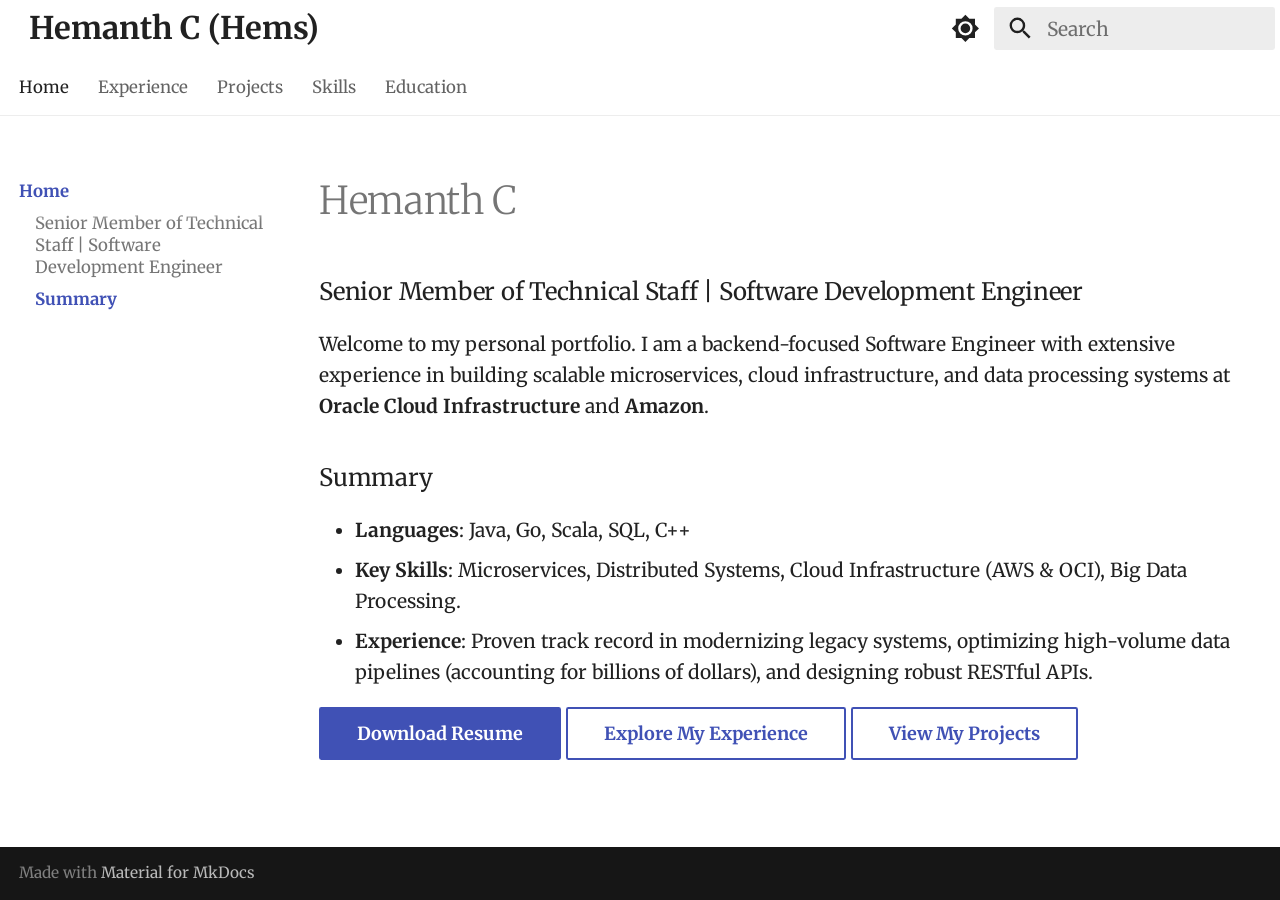
<file: index.html>
<!doctype html>
<html lang="en" class="no-js">
  <head>
    
      <meta charset="utf-8">
      <meta name="viewport" content="width=device-width,initial-scale=1">
      
      
        <meta name="author" content="Hemanth C">
      
      
        <link rel="canonical" href="https://hemanthvenki910.github.io/Personal-website/">
      
      
      
        <link rel="next" href="components/experience/">
      
      
        
      
      
      <link rel="icon" href="assets/images/favicon.png">
      <meta name="generator" content="mkdocs-1.6.1, mkdocs-material-9.7.1">
    
    
      
        <title>Hemanth C (Hems)</title>
      
    
    
      <link rel="stylesheet" href="assets/stylesheets/main.484c7ddc.min.css">
      
        
        <link rel="stylesheet" href="assets/stylesheets/palette.ab4e12ef.min.css">
      
      


    
    
      
    
    
      
        
        
        <link rel="preconnect" href="https://fonts.gstatic.com" crossorigin>
        <link rel="stylesheet" href="https://fonts.googleapis.com/css?family=Merriweather:300,300i,400,400i,700,700i%7CFira+Code:400,400i,700,700i&display=fallback">
        <style>:root{--md-text-font:"Merriweather";--md-code-font:"Fira Code"}</style>
      
    
    
      <link rel="stylesheet" href="stylesheets/extra.css">
    
    <script>__md_scope=new URL(".",location),__md_hash=e=>[...e].reduce(((e,_)=>(e<<5)-e+_.charCodeAt(0)),0),__md_get=(e,_=localStorage,t=__md_scope)=>JSON.parse(_.getItem(t.pathname+"."+e)),__md_set=(e,_,t=localStorage,a=__md_scope)=>{try{t.setItem(a.pathname+"."+e,JSON.stringify(_))}catch(e){}}</script>
    
      

    
    
  </head>
  
  
    
    
      
    
    
    
    
    <body dir="ltr" data-md-color-scheme="default" data-md-color-primary="white" data-md-color-accent="indigo">
  
    
    <input class="md-toggle" data-md-toggle="drawer" type="checkbox" id="__drawer" autocomplete="off">
    <input class="md-toggle" data-md-toggle="search" type="checkbox" id="__search" autocomplete="off">
    <label class="md-overlay" for="__drawer"></label>
    <div data-md-component="skip">
      
        
        <a href="#hemanth-c" class="md-skip">
          Skip to content
        </a>
      
    </div>
    <div data-md-component="announce">
      
    </div>
    
    
      

<header class="md-header" data-md-component="header">
  <nav class="md-header__inner md-grid" aria-label="Header">
    <a href="." title="Hemanth C (Hems)" class="md-header__button md-logo" aria-label="Hemanth C (Hems)" data-md-component="logo">
      
  <img src="artifacts/website/home.png" alt="logo">

    </a>
    <label class="md-header__button md-icon" for="__drawer">
      
      <svg xmlns="http://www.w3.org/2000/svg" viewBox="0 0 24 24"><path d="M3 6h18v2H3zm0 5h18v2H3zm0 5h18v2H3z"/></svg>
    </label>
    <div class="md-header__title" data-md-component="header-title">
      <div class="md-header__ellipsis">
        <div class="md-header__topic">
          <span class="md-ellipsis">
            Hemanth C (Hems)
          </span>
        </div>
        <div class="md-header__topic" data-md-component="header-topic">
          <span class="md-ellipsis">
            
              Home
            
          </span>
        </div>
      </div>
    </div>
    
      
        <form class="md-header__option" data-md-component="palette">
  
    
    
    
    <input class="md-option" data-md-color-media="" data-md-color-scheme="default" data-md-color-primary="white" data-md-color-accent="indigo"  aria-label="Switch to dark mode"  type="radio" name="__palette" id="__palette_0">
    
      <label class="md-header__button md-icon" title="Switch to dark mode" for="__palette_1" hidden>
        <svg xmlns="http://www.w3.org/2000/svg" viewBox="0 0 24 24"><path d="M12 8a4 4 0 0 0-4 4 4 4 0 0 0 4 4 4 4 0 0 0 4-4 4 4 0 0 0-4-4m0 10a6 6 0 0 1-6-6 6 6 0 0 1 6-6 6 6 0 0 1 6 6 6 6 0 0 1-6 6m8-9.31V4h-4.69L12 .69 8.69 4H4v4.69L.69 12 4 15.31V20h4.69L12 23.31 15.31 20H20v-4.69L23.31 12z"/></svg>
      </label>
    
  
    
    
    
    <input class="md-option" data-md-color-media="" data-md-color-scheme="slate" data-md-color-primary="black" data-md-color-accent="white"  aria-label="Switch to light mode"  type="radio" name="__palette" id="__palette_1">
    
      <label class="md-header__button md-icon" title="Switch to light mode" for="__palette_0" hidden>
        <svg xmlns="http://www.w3.org/2000/svg" viewBox="0 0 24 24"><path d="M12 18c-.89 0-1.74-.2-2.5-.55C11.56 16.5 13 14.42 13 12s-1.44-4.5-3.5-5.45C10.26 6.2 11.11 6 12 6a6 6 0 0 1 6 6 6 6 0 0 1-6 6m8-9.31V4h-4.69L12 .69 8.69 4H4v4.69L.69 12 4 15.31V20h4.69L12 23.31 15.31 20H20v-4.69L23.31 12z"/></svg>
      </label>
    
  
</form>
      
    
    
      <script>var palette=__md_get("__palette");if(palette&&palette.color){if("(prefers-color-scheme)"===palette.color.media){var media=matchMedia("(prefers-color-scheme: light)"),input=document.querySelector(media.matches?"[data-md-color-media='(prefers-color-scheme: light)']":"[data-md-color-media='(prefers-color-scheme: dark)']");palette.color.media=input.getAttribute("data-md-color-media"),palette.color.scheme=input.getAttribute("data-md-color-scheme"),palette.color.primary=input.getAttribute("data-md-color-primary"),palette.color.accent=input.getAttribute("data-md-color-accent")}for(var[key,value]of Object.entries(palette.color))document.body.setAttribute("data-md-color-"+key,value)}</script>
    
    
    
      
      
        <label class="md-header__button md-icon" for="__search">
          
          <svg xmlns="http://www.w3.org/2000/svg" viewBox="0 0 24 24"><path d="M9.5 3A6.5 6.5 0 0 1 16 9.5c0 1.61-.59 3.09-1.56 4.23l.27.27h.79l5 5-1.5 1.5-5-5v-.79l-.27-.27A6.52 6.52 0 0 1 9.5 16 6.5 6.5 0 0 1 3 9.5 6.5 6.5 0 0 1 9.5 3m0 2C7 5 5 7 5 9.5S7 14 9.5 14 14 12 14 9.5 12 5 9.5 5"/></svg>
        </label>
        <div class="md-search" data-md-component="search" role="dialog">
  <label class="md-search__overlay" for="__search"></label>
  <div class="md-search__inner" role="search">
    <form class="md-search__form" name="search">
      <input type="text" class="md-search__input" name="query" aria-label="Search" placeholder="Search" autocapitalize="off" autocorrect="off" autocomplete="off" spellcheck="false" data-md-component="search-query" required>
      <label class="md-search__icon md-icon" for="__search">
        
        <svg xmlns="http://www.w3.org/2000/svg" viewBox="0 0 24 24"><path d="M9.5 3A6.5 6.5 0 0 1 16 9.5c0 1.61-.59 3.09-1.56 4.23l.27.27h.79l5 5-1.5 1.5-5-5v-.79l-.27-.27A6.52 6.52 0 0 1 9.5 16 6.5 6.5 0 0 1 3 9.5 6.5 6.5 0 0 1 9.5 3m0 2C7 5 5 7 5 9.5S7 14 9.5 14 14 12 14 9.5 12 5 9.5 5"/></svg>
        
        <svg xmlns="http://www.w3.org/2000/svg" viewBox="0 0 24 24"><path d="M20 11v2H8l5.5 5.5-1.42 1.42L4.16 12l7.92-7.92L13.5 5.5 8 11z"/></svg>
      </label>
      <nav class="md-search__options" aria-label="Search">
        
        <button type="reset" class="md-search__icon md-icon" title="Clear" aria-label="Clear" tabindex="-1">
          
          <svg xmlns="http://www.w3.org/2000/svg" viewBox="0 0 24 24"><path d="M19 6.41 17.59 5 12 10.59 6.41 5 5 6.41 10.59 12 5 17.59 6.41 19 12 13.41 17.59 19 19 17.59 13.41 12z"/></svg>
        </button>
      </nav>
      
    </form>
    <div class="md-search__output">
      <div class="md-search__scrollwrap" tabindex="0" data-md-scrollfix>
        <div class="md-search-result" data-md-component="search-result">
          <div class="md-search-result__meta">
            Initializing search
          </div>
          <ol class="md-search-result__list" role="presentation"></ol>
        </div>
      </div>
    </div>
  </div>
</div>
      
    
    
  </nav>
  
</header>
    
    <div class="md-container" data-md-component="container">
      
      
        
          
            
<nav class="md-tabs" aria-label="Tabs" data-md-component="tabs">
  <div class="md-grid">
    <ul class="md-tabs__list">
      
        
  
  
  
    
  
  
    <li class="md-tabs__item md-tabs__item--active">
      <a href="." class="md-tabs__link">
        
  
  
    
  
  Home

      </a>
    </li>
  

      
        
  
  
  
  
    <li class="md-tabs__item">
      <a href="components/experience/" class="md-tabs__link">
        
  
  
    
  
  Experience

      </a>
    </li>
  

      
        
  
  
  
  
    <li class="md-tabs__item">
      <a href="components/projects/" class="md-tabs__link">
        
  
  
    
  
  Projects

      </a>
    </li>
  

      
        
  
  
  
  
    <li class="md-tabs__item">
      <a href="components/skills/" class="md-tabs__link">
        
  
  
    
  
  Skills

      </a>
    </li>
  

      
        
  
  
  
  
    <li class="md-tabs__item">
      <a href="components/education/" class="md-tabs__link">
        
  
  
    
  
  Education

      </a>
    </li>
  

      
    </ul>
  </div>
</nav>
          
        
      
      <main class="md-main" data-md-component="main">
        <div class="md-main__inner md-grid">
          
            
              
              <div class="md-sidebar md-sidebar--primary" data-md-component="sidebar" data-md-type="navigation" >
                <div class="md-sidebar__scrollwrap">
                  <div class="md-sidebar__inner">
                    


  


  

<nav class="md-nav md-nav--primary md-nav--lifted md-nav--integrated" aria-label="Navigation" data-md-level="0">
  <label class="md-nav__title" for="__drawer">
    <a href="." title="Hemanth C (Hems)" class="md-nav__button md-logo" aria-label="Hemanth C (Hems)" data-md-component="logo">
      
  <img src="artifacts/website/home.png" alt="logo">

    </a>
    Hemanth C (Hems)
  </label>
  
  <ul class="md-nav__list" data-md-scrollfix>
    
      
      
  
  
    
  
  
  
    <li class="md-nav__item md-nav__item--active">
      
      <input class="md-nav__toggle md-toggle" type="checkbox" id="__toc">
      
      
        
      
      
        <label class="md-nav__link md-nav__link--active" for="__toc">
          
  
  
  <span class="md-ellipsis">
    
  
    Home
  

    
  </span>
  
  

          <span class="md-nav__icon md-icon"></span>
        </label>
      
      <a href="." class="md-nav__link md-nav__link--active">
        
  
  
  <span class="md-ellipsis">
    
  
    Home
  

    
  </span>
  
  

      </a>
      
        

<nav class="md-nav md-nav--secondary" aria-label="Table of contents">
  
  
  
    
  
  
    <label class="md-nav__title" for="__toc">
      <span class="md-nav__icon md-icon"></span>
      Table of contents
    </label>
    <ul class="md-nav__list" data-md-component="toc" data-md-scrollfix>
      
        <li class="md-nav__item">
  <a href="#senior-member-of-technical-staff-software-development-engineer" class="md-nav__link">
    <span class="md-ellipsis">
      
        Senior Member of Technical Staff | Software Development Engineer
      
    </span>
  </a>
  
</li>
      
        <li class="md-nav__item">
  <a href="#summary" class="md-nav__link">
    <span class="md-ellipsis">
      
        Summary
      
    </span>
  </a>
  
</li>
      
    </ul>
  
</nav>
      
    </li>
  

    
      
      
  
  
  
  
    <li class="md-nav__item">
      <a href="components/experience/" class="md-nav__link">
        
  
  
  <span class="md-ellipsis">
    
  
    Experience
  

    
  </span>
  
  

      </a>
    </li>
  

    
      
      
  
  
  
  
    <li class="md-nav__item">
      <a href="components/projects/" class="md-nav__link">
        
  
  
  <span class="md-ellipsis">
    
  
    Projects
  

    
  </span>
  
  

      </a>
    </li>
  

    
      
      
  
  
  
  
    <li class="md-nav__item">
      <a href="components/skills/" class="md-nav__link">
        
  
  
  <span class="md-ellipsis">
    
  
    Skills
  

    
  </span>
  
  

      </a>
    </li>
  

    
      
      
  
  
  
  
    <li class="md-nav__item">
      <a href="components/education/" class="md-nav__link">
        
  
  
  <span class="md-ellipsis">
    
  
    Education
  

    
  </span>
  
  

      </a>
    </li>
  

    
  </ul>
</nav>
                  </div>
                </div>
              </div>
            
            
          
          
            <div class="md-content" data-md-component="content">
              
              <article class="md-content__inner md-typeset">
                
                  



<h1 id="hemanth-c">Hemanth C</h1>
<h3 id="senior-member-of-technical-staff-software-development-engineer">Senior Member of Technical Staff | Software Development Engineer</h3>
<p>Welcome to my personal portfolio. I am a backend-focused Software Engineer with extensive experience in building scalable microservices, cloud infrastructure, and data processing systems at <strong>Oracle Cloud Infrastructure</strong> and <strong>Amazon</strong>.</p>
<h3 id="summary">Summary</h3>
<ul>
<li><strong>Languages</strong>: Java, Go, Scala, SQL, C++</li>
<li><strong>Key Skills</strong>: Microservices, Distributed Systems, Cloud Infrastructure (AWS &amp; OCI), Big Data Processing.</li>
<li><strong>Experience</strong>: Proven track record in modernizing legacy systems, optimizing high-volume data pipelines (accounting for billions of dollars), and designing robust RESTful APIs.</li>
</ul>
<p><a class="md-button md-button--primary" href="artifacts/Resume.pdf">Download Resume</a> <a class="md-button" href="components/experience/">Explore My Experience</a> <a class="md-button" href="components/projects/">View My Projects</a></p>












                
              </article>
            </div>
          
          
<script>var target=document.getElementById(location.hash.slice(1));target&&target.name&&(target.checked=target.name.startsWith("__tabbed_"))</script>
        </div>
        
          <button type="button" class="md-top md-icon" data-md-component="top" hidden>
  
  <svg xmlns="http://www.w3.org/2000/svg" viewBox="0 0 24 24"><path d="M13 20h-2V8l-5.5 5.5-1.42-1.42L12 4.16l7.92 7.92-1.42 1.42L13 8z"/></svg>
  Back to top
</button>
        
      </main>
      
        <footer class="md-footer">
  
  <div class="md-footer-meta md-typeset">
    <div class="md-footer-meta__inner md-grid">
      <div class="md-copyright">
  
  
    Made with
    <a href="https://squidfunk.github.io/mkdocs-material/" target="_blank" rel="noopener">
      Material for MkDocs
    </a>
  
</div>
      
    </div>
  </div>
</footer>
      
    </div>
    <div class="md-dialog" data-md-component="dialog">
      <div class="md-dialog__inner md-typeset"></div>
    </div>
    
    
    
      
      
      <script id="__config" type="application/json">{"annotate": null, "base": ".", "features": ["toc.follow", "toc.integrate", "navigation.tabs", "navigation.sections", "navigation.top", "navigation.tracking"], "search": "assets/javascripts/workers/search.2c215733.min.js", "tags": null, "translations": {"clipboard.copied": "Copied to clipboard", "clipboard.copy": "Copy to clipboard", "search.result.more.one": "1 more on this page", "search.result.more.other": "# more on this page", "search.result.none": "No matching documents", "search.result.one": "1 matching document", "search.result.other": "# matching documents", "search.result.placeholder": "Type to start searching", "search.result.term.missing": "Missing", "select.version": "Select version"}, "version": null}</script>
    
    
      <script src="assets/javascripts/bundle.79ae519e.min.js"></script>
      
    
  </body>
</html>
</file>
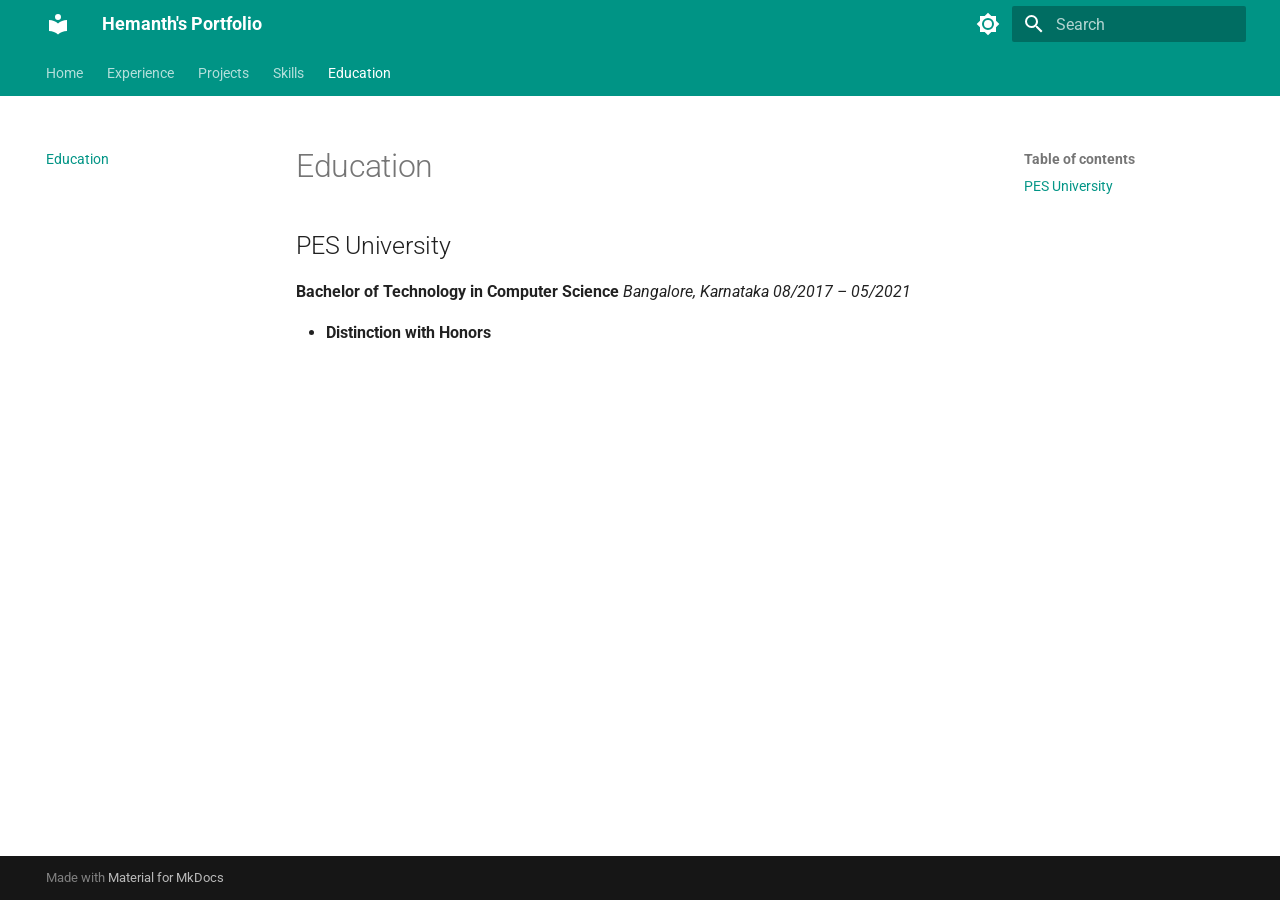
<file: education/index.html>
<!doctype html>
<html lang="en" class="no-js">
  <head>
    
      <meta charset="utf-8">
      <meta name="viewport" content="width=device-width,initial-scale=1">
      
      
        <meta name="author" content="Hemanth C">
      
      
        <link rel="canonical" href="https://hemanthvenki910.github.io/Personal-website/education/">
      
      
        <link rel="prev" href="../skills/">
      
      
      
        
      
      
      <link rel="icon" href="../assets/images/favicon.png">
      <meta name="generator" content="mkdocs-1.6.1, mkdocs-material-9.7.1">
    
    
      
        <title>Education - Hemanth's Portfolio</title>
      
    
    
      <link rel="stylesheet" href="../assets/stylesheets/main.484c7ddc.min.css">
      
        
        <link rel="stylesheet" href="../assets/stylesheets/palette.ab4e12ef.min.css">
      
      


    
    
      
    
    
      
        
        
        <link rel="preconnect" href="https://fonts.gstatic.com" crossorigin>
        <link rel="stylesheet" href="https://fonts.googleapis.com/css?family=Roboto:300,300i,400,400i,700,700i%7CRoboto+Mono:400,400i,700,700i&display=fallback">
        <style>:root{--md-text-font:"Roboto";--md-code-font:"Roboto Mono"}</style>
      
    
    
    <script>__md_scope=new URL("..",location),__md_hash=e=>[...e].reduce(((e,_)=>(e<<5)-e+_.charCodeAt(0)),0),__md_get=(e,_=localStorage,t=__md_scope)=>JSON.parse(_.getItem(t.pathname+"."+e)),__md_set=(e,_,t=localStorage,a=__md_scope)=>{try{t.setItem(a.pathname+"."+e,JSON.stringify(_))}catch(e){}}</script>
    
      

    
    
  </head>
  
  
    
    
      
    
    
    
    
    <body dir="ltr" data-md-color-scheme="default" data-md-color-primary="teal" data-md-color-accent="purple">
  
    
    <input class="md-toggle" data-md-toggle="drawer" type="checkbox" id="__drawer" autocomplete="off">
    <input class="md-toggle" data-md-toggle="search" type="checkbox" id="__search" autocomplete="off">
    <label class="md-overlay" for="__drawer"></label>
    <div data-md-component="skip">
      
        
        <a href="#education" class="md-skip">
          Skip to content
        </a>
      
    </div>
    <div data-md-component="announce">
      
    </div>
    
    
      

<header class="md-header" data-md-component="header">
  <nav class="md-header__inner md-grid" aria-label="Header">
    <a href=".." title="Hemanth&#39;s Portfolio" class="md-header__button md-logo" aria-label="Hemanth's Portfolio" data-md-component="logo">
      
  
  <svg xmlns="http://www.w3.org/2000/svg" viewBox="0 0 24 24"><path d="M12 8a3 3 0 0 0 3-3 3 3 0 0 0-3-3 3 3 0 0 0-3 3 3 3 0 0 0 3 3m0 3.54C9.64 9.35 6.5 8 3 8v11c3.5 0 6.64 1.35 9 3.54 2.36-2.19 5.5-3.54 9-3.54V8c-3.5 0-6.64 1.35-9 3.54"/></svg>

    </a>
    <label class="md-header__button md-icon" for="__drawer">
      
      <svg xmlns="http://www.w3.org/2000/svg" viewBox="0 0 24 24"><path d="M3 6h18v2H3zm0 5h18v2H3zm0 5h18v2H3z"/></svg>
    </label>
    <div class="md-header__title" data-md-component="header-title">
      <div class="md-header__ellipsis">
        <div class="md-header__topic">
          <span class="md-ellipsis">
            Hemanth's Portfolio
          </span>
        </div>
        <div class="md-header__topic" data-md-component="header-topic">
          <span class="md-ellipsis">
            
              Education
            
          </span>
        </div>
      </div>
    </div>
    
      
        <form class="md-header__option" data-md-component="palette">
  
    
    
    
    <input class="md-option" data-md-color-media="" data-md-color-scheme="default" data-md-color-primary="teal" data-md-color-accent="purple"  aria-label="Switch to dark mode"  type="radio" name="__palette" id="__palette_0">
    
      <label class="md-header__button md-icon" title="Switch to dark mode" for="__palette_1" hidden>
        <svg xmlns="http://www.w3.org/2000/svg" viewBox="0 0 24 24"><path d="M12 8a4 4 0 0 0-4 4 4 4 0 0 0 4 4 4 4 0 0 0 4-4 4 4 0 0 0-4-4m0 10a6 6 0 0 1-6-6 6 6 0 0 1 6-6 6 6 0 0 1 6 6 6 6 0 0 1-6 6m8-9.31V4h-4.69L12 .69 8.69 4H4v4.69L.69 12 4 15.31V20h4.69L12 23.31 15.31 20H20v-4.69L23.31 12z"/></svg>
      </label>
    
  
    
    
    
    <input class="md-option" data-md-color-media="" data-md-color-scheme="slate" data-md-color-primary="teal" data-md-color-accent="purple"  aria-label="Switch to light mode"  type="radio" name="__palette" id="__palette_1">
    
      <label class="md-header__button md-icon" title="Switch to light mode" for="__palette_0" hidden>
        <svg xmlns="http://www.w3.org/2000/svg" viewBox="0 0 24 24"><path d="M12 18c-.89 0-1.74-.2-2.5-.55C11.56 16.5 13 14.42 13 12s-1.44-4.5-3.5-5.45C10.26 6.2 11.11 6 12 6a6 6 0 0 1 6 6 6 6 0 0 1-6 6m8-9.31V4h-4.69L12 .69 8.69 4H4v4.69L.69 12 4 15.31V20h4.69L12 23.31 15.31 20H20v-4.69L23.31 12z"/></svg>
      </label>
    
  
</form>
      
    
    
      <script>var palette=__md_get("__palette");if(palette&&palette.color){if("(prefers-color-scheme)"===palette.color.media){var media=matchMedia("(prefers-color-scheme: light)"),input=document.querySelector(media.matches?"[data-md-color-media='(prefers-color-scheme: light)']":"[data-md-color-media='(prefers-color-scheme: dark)']");palette.color.media=input.getAttribute("data-md-color-media"),palette.color.scheme=input.getAttribute("data-md-color-scheme"),palette.color.primary=input.getAttribute("data-md-color-primary"),palette.color.accent=input.getAttribute("data-md-color-accent")}for(var[key,value]of Object.entries(palette.color))document.body.setAttribute("data-md-color-"+key,value)}</script>
    
    
    
      
      
        <label class="md-header__button md-icon" for="__search">
          
          <svg xmlns="http://www.w3.org/2000/svg" viewBox="0 0 24 24"><path d="M9.5 3A6.5 6.5 0 0 1 16 9.5c0 1.61-.59 3.09-1.56 4.23l.27.27h.79l5 5-1.5 1.5-5-5v-.79l-.27-.27A6.52 6.52 0 0 1 9.5 16 6.5 6.5 0 0 1 3 9.5 6.5 6.5 0 0 1 9.5 3m0 2C7 5 5 7 5 9.5S7 14 9.5 14 14 12 14 9.5 12 5 9.5 5"/></svg>
        </label>
        <div class="md-search" data-md-component="search" role="dialog">
  <label class="md-search__overlay" for="__search"></label>
  <div class="md-search__inner" role="search">
    <form class="md-search__form" name="search">
      <input type="text" class="md-search__input" name="query" aria-label="Search" placeholder="Search" autocapitalize="off" autocorrect="off" autocomplete="off" spellcheck="false" data-md-component="search-query" required>
      <label class="md-search__icon md-icon" for="__search">
        
        <svg xmlns="http://www.w3.org/2000/svg" viewBox="0 0 24 24"><path d="M9.5 3A6.5 6.5 0 0 1 16 9.5c0 1.61-.59 3.09-1.56 4.23l.27.27h.79l5 5-1.5 1.5-5-5v-.79l-.27-.27A6.52 6.52 0 0 1 9.5 16 6.5 6.5 0 0 1 3 9.5 6.5 6.5 0 0 1 9.5 3m0 2C7 5 5 7 5 9.5S7 14 9.5 14 14 12 14 9.5 12 5 9.5 5"/></svg>
        
        <svg xmlns="http://www.w3.org/2000/svg" viewBox="0 0 24 24"><path d="M20 11v2H8l5.5 5.5-1.42 1.42L4.16 12l7.92-7.92L13.5 5.5 8 11z"/></svg>
      </label>
      <nav class="md-search__options" aria-label="Search">
        
        <button type="reset" class="md-search__icon md-icon" title="Clear" aria-label="Clear" tabindex="-1">
          
          <svg xmlns="http://www.w3.org/2000/svg" viewBox="0 0 24 24"><path d="M19 6.41 17.59 5 12 10.59 6.41 5 5 6.41 10.59 12 5 17.59 6.41 19 12 13.41 17.59 19 19 17.59 13.41 12z"/></svg>
        </button>
      </nav>
      
    </form>
    <div class="md-search__output">
      <div class="md-search__scrollwrap" tabindex="0" data-md-scrollfix>
        <div class="md-search-result" data-md-component="search-result">
          <div class="md-search-result__meta">
            Initializing search
          </div>
          <ol class="md-search-result__list" role="presentation"></ol>
        </div>
      </div>
    </div>
  </div>
</div>
      
    
    
  </nav>
  
</header>
    
    <div class="md-container" data-md-component="container">
      
      
        
          
            
<nav class="md-tabs" aria-label="Tabs" data-md-component="tabs">
  <div class="md-grid">
    <ul class="md-tabs__list">
      
        
  
  
  
  
    <li class="md-tabs__item">
      <a href=".." class="md-tabs__link">
        
  
  
    
  
  Home

      </a>
    </li>
  

      
        
  
  
  
  
    <li class="md-tabs__item">
      <a href="../experience/" class="md-tabs__link">
        
  
  
    
  
  Experience

      </a>
    </li>
  

      
        
  
  
  
  
    <li class="md-tabs__item">
      <a href="../projects/" class="md-tabs__link">
        
  
  
    
  
  Projects

      </a>
    </li>
  

      
        
  
  
  
  
    <li class="md-tabs__item">
      <a href="../skills/" class="md-tabs__link">
        
  
  
    
  
  Skills

      </a>
    </li>
  

      
        
  
  
  
    
  
  
    <li class="md-tabs__item md-tabs__item--active">
      <a href="./" class="md-tabs__link">
        
  
  
    
  
  Education

      </a>
    </li>
  

      
    </ul>
  </div>
</nav>
          
        
      
      <main class="md-main" data-md-component="main">
        <div class="md-main__inner md-grid">
          
            
              
              <div class="md-sidebar md-sidebar--primary" data-md-component="sidebar" data-md-type="navigation" >
                <div class="md-sidebar__scrollwrap">
                  <div class="md-sidebar__inner">
                    


  


<nav class="md-nav md-nav--primary md-nav--lifted" aria-label="Navigation" data-md-level="0">
  <label class="md-nav__title" for="__drawer">
    <a href=".." title="Hemanth&#39;s Portfolio" class="md-nav__button md-logo" aria-label="Hemanth's Portfolio" data-md-component="logo">
      
  
  <svg xmlns="http://www.w3.org/2000/svg" viewBox="0 0 24 24"><path d="M12 8a3 3 0 0 0 3-3 3 3 0 0 0-3-3 3 3 0 0 0-3 3 3 3 0 0 0 3 3m0 3.54C9.64 9.35 6.5 8 3 8v11c3.5 0 6.64 1.35 9 3.54 2.36-2.19 5.5-3.54 9-3.54V8c-3.5 0-6.64 1.35-9 3.54"/></svg>

    </a>
    Hemanth's Portfolio
  </label>
  
  <ul class="md-nav__list" data-md-scrollfix>
    
      
      
  
  
  
  
    <li class="md-nav__item">
      <a href=".." class="md-nav__link">
        
  
  
  <span class="md-ellipsis">
    
  
    Home
  

    
  </span>
  
  

      </a>
    </li>
  

    
      
      
  
  
  
  
    <li class="md-nav__item">
      <a href="../experience/" class="md-nav__link">
        
  
  
  <span class="md-ellipsis">
    
  
    Experience
  

    
  </span>
  
  

      </a>
    </li>
  

    
      
      
  
  
  
  
    <li class="md-nav__item">
      <a href="../projects/" class="md-nav__link">
        
  
  
  <span class="md-ellipsis">
    
  
    Projects
  

    
  </span>
  
  

      </a>
    </li>
  

    
      
      
  
  
  
  
    <li class="md-nav__item">
      <a href="../skills/" class="md-nav__link">
        
  
  
  <span class="md-ellipsis">
    
  
    Skills
  

    
  </span>
  
  

      </a>
    </li>
  

    
      
      
  
  
    
  
  
  
    <li class="md-nav__item md-nav__item--active">
      
      <input class="md-nav__toggle md-toggle" type="checkbox" id="__toc">
      
      
        
      
      
        <label class="md-nav__link md-nav__link--active" for="__toc">
          
  
  
  <span class="md-ellipsis">
    
  
    Education
  

    
  </span>
  
  

          <span class="md-nav__icon md-icon"></span>
        </label>
      
      <a href="./" class="md-nav__link md-nav__link--active">
        
  
  
  <span class="md-ellipsis">
    
  
    Education
  

    
  </span>
  
  

      </a>
      
        

<nav class="md-nav md-nav--secondary" aria-label="Table of contents">
  
  
  
    
  
  
    <label class="md-nav__title" for="__toc">
      <span class="md-nav__icon md-icon"></span>
      Table of contents
    </label>
    <ul class="md-nav__list" data-md-component="toc" data-md-scrollfix>
      
        <li class="md-nav__item">
  <a href="#pes-university" class="md-nav__link">
    <span class="md-ellipsis">
      
        PES University
      
    </span>
  </a>
  
</li>
      
    </ul>
  
</nav>
      
    </li>
  

    
  </ul>
</nav>
                  </div>
                </div>
              </div>
            
            
              
              <div class="md-sidebar md-sidebar--secondary" data-md-component="sidebar" data-md-type="toc" >
                <div class="md-sidebar__scrollwrap">
                  <div class="md-sidebar__inner">
                    

<nav class="md-nav md-nav--secondary" aria-label="Table of contents">
  
  
  
    
  
  
    <label class="md-nav__title" for="__toc">
      <span class="md-nav__icon md-icon"></span>
      Table of contents
    </label>
    <ul class="md-nav__list" data-md-component="toc" data-md-scrollfix>
      
        <li class="md-nav__item">
  <a href="#pes-university" class="md-nav__link">
    <span class="md-ellipsis">
      
        PES University
      
    </span>
  </a>
  
</li>
      
    </ul>
  
</nav>
                  </div>
                </div>
              </div>
            
          
          
            <div class="md-content" data-md-component="content">
              
              <article class="md-content__inner md-typeset">
                
                  



<h1 id="education">Education</h1>
<h2 id="pes-university">PES University</h2>
<p><strong>Bachelor of Technology in Computer Science</strong>
<em>Bangalore, Karnataka</em>
<em>08/2017 – 05/2021</em></p>
<ul>
<li><strong>Distinction with Honors</strong></li>
</ul>












                
              </article>
            </div>
          
          
<script>var target=document.getElementById(location.hash.slice(1));target&&target.name&&(target.checked=target.name.startsWith("__tabbed_"))</script>
        </div>
        
          <button type="button" class="md-top md-icon" data-md-component="top" hidden>
  
  <svg xmlns="http://www.w3.org/2000/svg" viewBox="0 0 24 24"><path d="M13 20h-2V8l-5.5 5.5-1.42-1.42L12 4.16l7.92 7.92-1.42 1.42L13 8z"/></svg>
  Back to top
</button>
        
      </main>
      
        <footer class="md-footer">
  
  <div class="md-footer-meta md-typeset">
    <div class="md-footer-meta__inner md-grid">
      <div class="md-copyright">
  
  
    Made with
    <a href="https://squidfunk.github.io/mkdocs-material/" target="_blank" rel="noopener">
      Material for MkDocs
    </a>
  
</div>
      
    </div>
  </div>
</footer>
      
    </div>
    <div class="md-dialog" data-md-component="dialog">
      <div class="md-dialog__inner md-typeset"></div>
    </div>
    
    
    
      
      
      <script id="__config" type="application/json">{"annotate": null, "base": "..", "features": ["navigation.tabs", "navigation.sections", "navigation.top", "toc.follow"], "search": "../assets/javascripts/workers/search.2c215733.min.js", "tags": null, "translations": {"clipboard.copied": "Copied to clipboard", "clipboard.copy": "Copy to clipboard", "search.result.more.one": "1 more on this page", "search.result.more.other": "# more on this page", "search.result.none": "No matching documents", "search.result.one": "1 matching document", "search.result.other": "# matching documents", "search.result.placeholder": "Type to start searching", "search.result.term.missing": "Missing", "select.version": "Select version"}, "version": null}</script>
    
    
      <script src="../assets/javascripts/bundle.79ae519e.min.js"></script>
      
    
  </body>
</html>
</file>
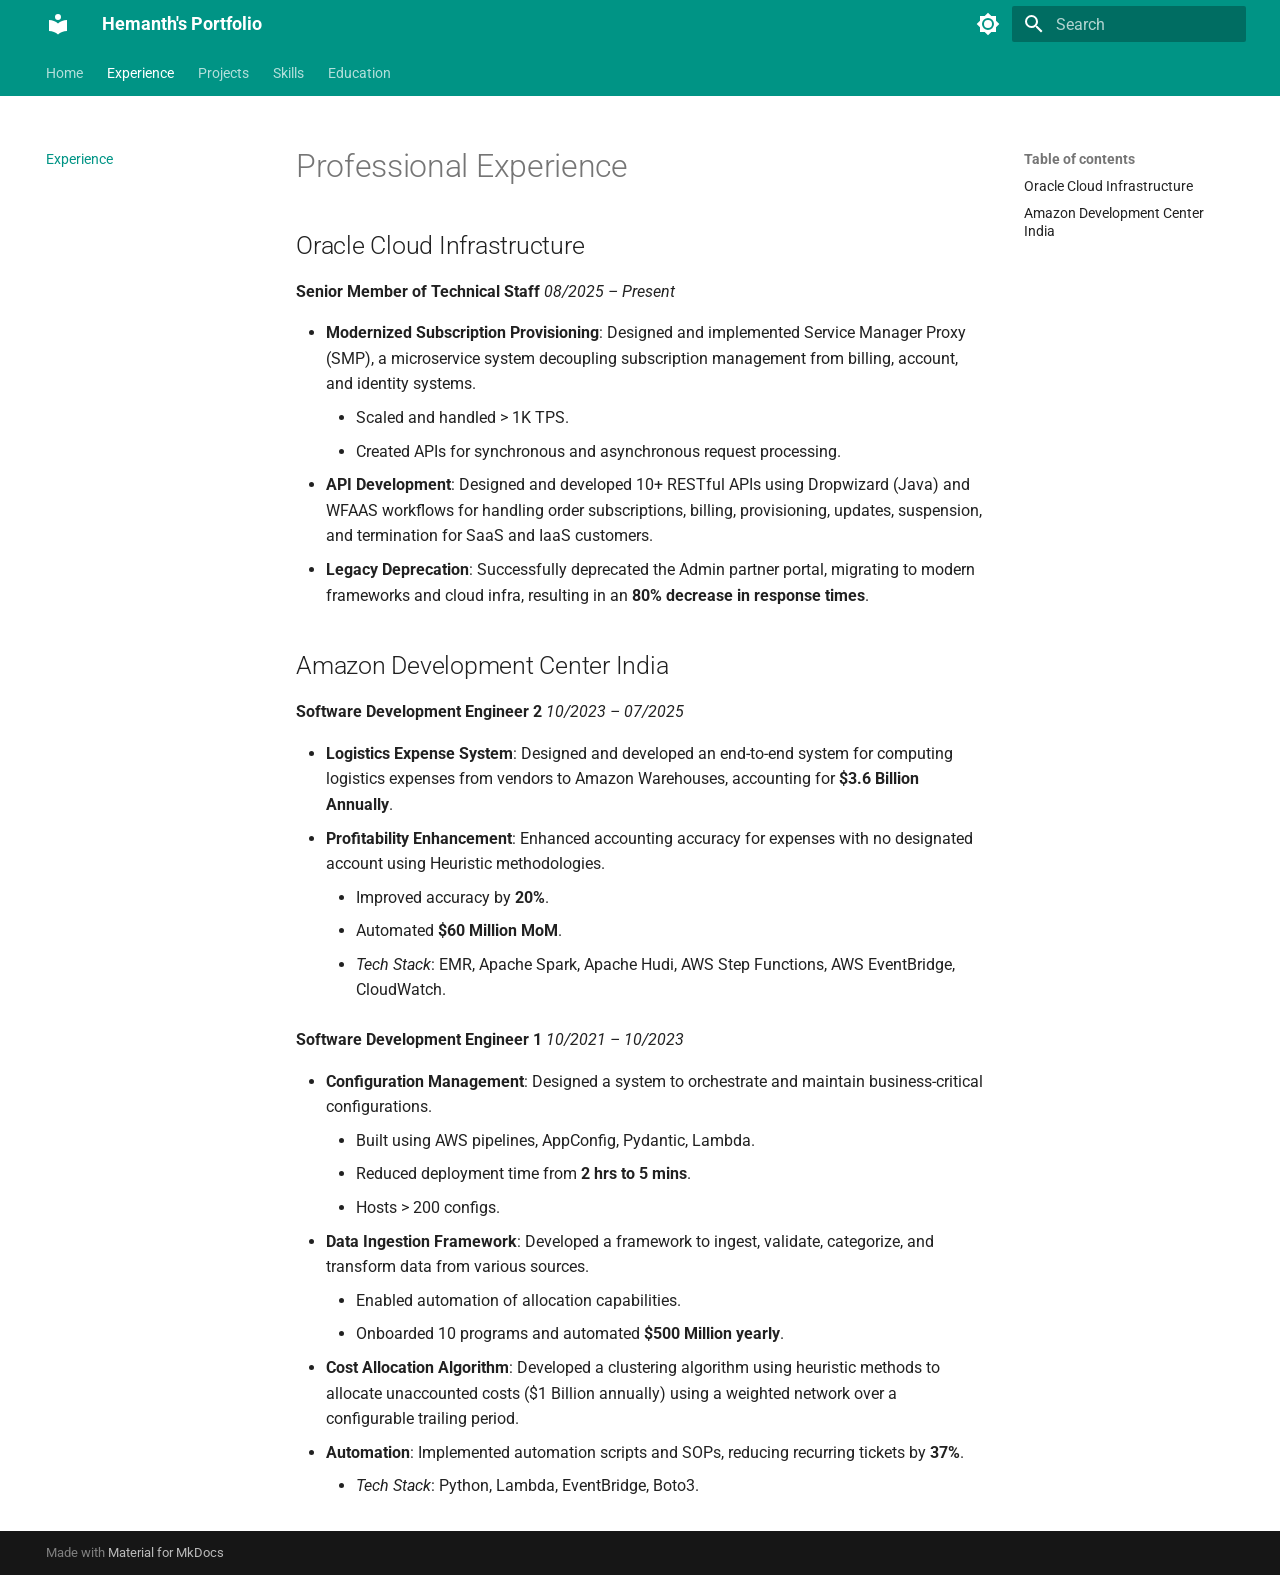
<file: experience/index.html>
<!doctype html>
<html lang="en" class="no-js">
  <head>
    
      <meta charset="utf-8">
      <meta name="viewport" content="width=device-width,initial-scale=1">
      
      
        <meta name="author" content="Hemanth C">
      
      
        <link rel="canonical" href="https://hemanthvenki910.github.io/Personal-website/experience/">
      
      
        <link rel="prev" href="..">
      
      
        <link rel="next" href="../projects/">
      
      
        
      
      
      <link rel="icon" href="../assets/images/favicon.png">
      <meta name="generator" content="mkdocs-1.6.1, mkdocs-material-9.7.1">
    
    
      
        <title>Experience - Hemanth's Portfolio</title>
      
    
    
      <link rel="stylesheet" href="../assets/stylesheets/main.484c7ddc.min.css">
      
        
        <link rel="stylesheet" href="../assets/stylesheets/palette.ab4e12ef.min.css">
      
      


    
    
      
    
    
      
        
        
        <link rel="preconnect" href="https://fonts.gstatic.com" crossorigin>
        <link rel="stylesheet" href="https://fonts.googleapis.com/css?family=Roboto:300,300i,400,400i,700,700i%7CRoboto+Mono:400,400i,700,700i&display=fallback">
        <style>:root{--md-text-font:"Roboto";--md-code-font:"Roboto Mono"}</style>
      
    
    
    <script>__md_scope=new URL("..",location),__md_hash=e=>[...e].reduce(((e,_)=>(e<<5)-e+_.charCodeAt(0)),0),__md_get=(e,_=localStorage,t=__md_scope)=>JSON.parse(_.getItem(t.pathname+"."+e)),__md_set=(e,_,t=localStorage,a=__md_scope)=>{try{t.setItem(a.pathname+"."+e,JSON.stringify(_))}catch(e){}}</script>
    
      

    
    
  </head>
  
  
    
    
      
    
    
    
    
    <body dir="ltr" data-md-color-scheme="default" data-md-color-primary="teal" data-md-color-accent="purple">
  
    
    <input class="md-toggle" data-md-toggle="drawer" type="checkbox" id="__drawer" autocomplete="off">
    <input class="md-toggle" data-md-toggle="search" type="checkbox" id="__search" autocomplete="off">
    <label class="md-overlay" for="__drawer"></label>
    <div data-md-component="skip">
      
        
        <a href="#professional-experience" class="md-skip">
          Skip to content
        </a>
      
    </div>
    <div data-md-component="announce">
      
    </div>
    
    
      

<header class="md-header" data-md-component="header">
  <nav class="md-header__inner md-grid" aria-label="Header">
    <a href=".." title="Hemanth&#39;s Portfolio" class="md-header__button md-logo" aria-label="Hemanth's Portfolio" data-md-component="logo">
      
  
  <svg xmlns="http://www.w3.org/2000/svg" viewBox="0 0 24 24"><path d="M12 8a3 3 0 0 0 3-3 3 3 0 0 0-3-3 3 3 0 0 0-3 3 3 3 0 0 0 3 3m0 3.54C9.64 9.35 6.5 8 3 8v11c3.5 0 6.64 1.35 9 3.54 2.36-2.19 5.5-3.54 9-3.54V8c-3.5 0-6.64 1.35-9 3.54"/></svg>

    </a>
    <label class="md-header__button md-icon" for="__drawer">
      
      <svg xmlns="http://www.w3.org/2000/svg" viewBox="0 0 24 24"><path d="M3 6h18v2H3zm0 5h18v2H3zm0 5h18v2H3z"/></svg>
    </label>
    <div class="md-header__title" data-md-component="header-title">
      <div class="md-header__ellipsis">
        <div class="md-header__topic">
          <span class="md-ellipsis">
            Hemanth's Portfolio
          </span>
        </div>
        <div class="md-header__topic" data-md-component="header-topic">
          <span class="md-ellipsis">
            
              Experience
            
          </span>
        </div>
      </div>
    </div>
    
      
        <form class="md-header__option" data-md-component="palette">
  
    
    
    
    <input class="md-option" data-md-color-media="" data-md-color-scheme="default" data-md-color-primary="teal" data-md-color-accent="purple"  aria-label="Switch to dark mode"  type="radio" name="__palette" id="__palette_0">
    
      <label class="md-header__button md-icon" title="Switch to dark mode" for="__palette_1" hidden>
        <svg xmlns="http://www.w3.org/2000/svg" viewBox="0 0 24 24"><path d="M12 8a4 4 0 0 0-4 4 4 4 0 0 0 4 4 4 4 0 0 0 4-4 4 4 0 0 0-4-4m0 10a6 6 0 0 1-6-6 6 6 0 0 1 6-6 6 6 0 0 1 6 6 6 6 0 0 1-6 6m8-9.31V4h-4.69L12 .69 8.69 4H4v4.69L.69 12 4 15.31V20h4.69L12 23.31 15.31 20H20v-4.69L23.31 12z"/></svg>
      </label>
    
  
    
    
    
    <input class="md-option" data-md-color-media="" data-md-color-scheme="slate" data-md-color-primary="teal" data-md-color-accent="purple"  aria-label="Switch to light mode"  type="radio" name="__palette" id="__palette_1">
    
      <label class="md-header__button md-icon" title="Switch to light mode" for="__palette_0" hidden>
        <svg xmlns="http://www.w3.org/2000/svg" viewBox="0 0 24 24"><path d="M12 18c-.89 0-1.74-.2-2.5-.55C11.56 16.5 13 14.42 13 12s-1.44-4.5-3.5-5.45C10.26 6.2 11.11 6 12 6a6 6 0 0 1 6 6 6 6 0 0 1-6 6m8-9.31V4h-4.69L12 .69 8.69 4H4v4.69L.69 12 4 15.31V20h4.69L12 23.31 15.31 20H20v-4.69L23.31 12z"/></svg>
      </label>
    
  
</form>
      
    
    
      <script>var palette=__md_get("__palette");if(palette&&palette.color){if("(prefers-color-scheme)"===palette.color.media){var media=matchMedia("(prefers-color-scheme: light)"),input=document.querySelector(media.matches?"[data-md-color-media='(prefers-color-scheme: light)']":"[data-md-color-media='(prefers-color-scheme: dark)']");palette.color.media=input.getAttribute("data-md-color-media"),palette.color.scheme=input.getAttribute("data-md-color-scheme"),palette.color.primary=input.getAttribute("data-md-color-primary"),palette.color.accent=input.getAttribute("data-md-color-accent")}for(var[key,value]of Object.entries(palette.color))document.body.setAttribute("data-md-color-"+key,value)}</script>
    
    
    
      
      
        <label class="md-header__button md-icon" for="__search">
          
          <svg xmlns="http://www.w3.org/2000/svg" viewBox="0 0 24 24"><path d="M9.5 3A6.5 6.5 0 0 1 16 9.5c0 1.61-.59 3.09-1.56 4.23l.27.27h.79l5 5-1.5 1.5-5-5v-.79l-.27-.27A6.52 6.52 0 0 1 9.5 16 6.5 6.5 0 0 1 3 9.5 6.5 6.5 0 0 1 9.5 3m0 2C7 5 5 7 5 9.5S7 14 9.5 14 14 12 14 9.5 12 5 9.5 5"/></svg>
        </label>
        <div class="md-search" data-md-component="search" role="dialog">
  <label class="md-search__overlay" for="__search"></label>
  <div class="md-search__inner" role="search">
    <form class="md-search__form" name="search">
      <input type="text" class="md-search__input" name="query" aria-label="Search" placeholder="Search" autocapitalize="off" autocorrect="off" autocomplete="off" spellcheck="false" data-md-component="search-query" required>
      <label class="md-search__icon md-icon" for="__search">
        
        <svg xmlns="http://www.w3.org/2000/svg" viewBox="0 0 24 24"><path d="M9.5 3A6.5 6.5 0 0 1 16 9.5c0 1.61-.59 3.09-1.56 4.23l.27.27h.79l5 5-1.5 1.5-5-5v-.79l-.27-.27A6.52 6.52 0 0 1 9.5 16 6.5 6.5 0 0 1 3 9.5 6.5 6.5 0 0 1 9.5 3m0 2C7 5 5 7 5 9.5S7 14 9.5 14 14 12 14 9.5 12 5 9.5 5"/></svg>
        
        <svg xmlns="http://www.w3.org/2000/svg" viewBox="0 0 24 24"><path d="M20 11v2H8l5.5 5.5-1.42 1.42L4.16 12l7.92-7.92L13.5 5.5 8 11z"/></svg>
      </label>
      <nav class="md-search__options" aria-label="Search">
        
        <button type="reset" class="md-search__icon md-icon" title="Clear" aria-label="Clear" tabindex="-1">
          
          <svg xmlns="http://www.w3.org/2000/svg" viewBox="0 0 24 24"><path d="M19 6.41 17.59 5 12 10.59 6.41 5 5 6.41 10.59 12 5 17.59 6.41 19 12 13.41 17.59 19 19 17.59 13.41 12z"/></svg>
        </button>
      </nav>
      
    </form>
    <div class="md-search__output">
      <div class="md-search__scrollwrap" tabindex="0" data-md-scrollfix>
        <div class="md-search-result" data-md-component="search-result">
          <div class="md-search-result__meta">
            Initializing search
          </div>
          <ol class="md-search-result__list" role="presentation"></ol>
        </div>
      </div>
    </div>
  </div>
</div>
      
    
    
  </nav>
  
</header>
    
    <div class="md-container" data-md-component="container">
      
      
        
          
            
<nav class="md-tabs" aria-label="Tabs" data-md-component="tabs">
  <div class="md-grid">
    <ul class="md-tabs__list">
      
        
  
  
  
  
    <li class="md-tabs__item">
      <a href=".." class="md-tabs__link">
        
  
  
    
  
  Home

      </a>
    </li>
  

      
        
  
  
  
    
  
  
    <li class="md-tabs__item md-tabs__item--active">
      <a href="./" class="md-tabs__link">
        
  
  
    
  
  Experience

      </a>
    </li>
  

      
        
  
  
  
  
    <li class="md-tabs__item">
      <a href="../projects/" class="md-tabs__link">
        
  
  
    
  
  Projects

      </a>
    </li>
  

      
        
  
  
  
  
    <li class="md-tabs__item">
      <a href="../skills/" class="md-tabs__link">
        
  
  
    
  
  Skills

      </a>
    </li>
  

      
        
  
  
  
  
    <li class="md-tabs__item">
      <a href="../education/" class="md-tabs__link">
        
  
  
    
  
  Education

      </a>
    </li>
  

      
    </ul>
  </div>
</nav>
          
        
      
      <main class="md-main" data-md-component="main">
        <div class="md-main__inner md-grid">
          
            
              
              <div class="md-sidebar md-sidebar--primary" data-md-component="sidebar" data-md-type="navigation" >
                <div class="md-sidebar__scrollwrap">
                  <div class="md-sidebar__inner">
                    


  


<nav class="md-nav md-nav--primary md-nav--lifted" aria-label="Navigation" data-md-level="0">
  <label class="md-nav__title" for="__drawer">
    <a href=".." title="Hemanth&#39;s Portfolio" class="md-nav__button md-logo" aria-label="Hemanth's Portfolio" data-md-component="logo">
      
  
  <svg xmlns="http://www.w3.org/2000/svg" viewBox="0 0 24 24"><path d="M12 8a3 3 0 0 0 3-3 3 3 0 0 0-3-3 3 3 0 0 0-3 3 3 3 0 0 0 3 3m0 3.54C9.64 9.35 6.5 8 3 8v11c3.5 0 6.64 1.35 9 3.54 2.36-2.19 5.5-3.54 9-3.54V8c-3.5 0-6.64 1.35-9 3.54"/></svg>

    </a>
    Hemanth's Portfolio
  </label>
  
  <ul class="md-nav__list" data-md-scrollfix>
    
      
      
  
  
  
  
    <li class="md-nav__item">
      <a href=".." class="md-nav__link">
        
  
  
  <span class="md-ellipsis">
    
  
    Home
  

    
  </span>
  
  

      </a>
    </li>
  

    
      
      
  
  
    
  
  
  
    <li class="md-nav__item md-nav__item--active">
      
      <input class="md-nav__toggle md-toggle" type="checkbox" id="__toc">
      
      
        
      
      
        <label class="md-nav__link md-nav__link--active" for="__toc">
          
  
  
  <span class="md-ellipsis">
    
  
    Experience
  

    
  </span>
  
  

          <span class="md-nav__icon md-icon"></span>
        </label>
      
      <a href="./" class="md-nav__link md-nav__link--active">
        
  
  
  <span class="md-ellipsis">
    
  
    Experience
  

    
  </span>
  
  

      </a>
      
        

<nav class="md-nav md-nav--secondary" aria-label="Table of contents">
  
  
  
    
  
  
    <label class="md-nav__title" for="__toc">
      <span class="md-nav__icon md-icon"></span>
      Table of contents
    </label>
    <ul class="md-nav__list" data-md-component="toc" data-md-scrollfix>
      
        <li class="md-nav__item">
  <a href="#oracle-cloud-infrastructure" class="md-nav__link">
    <span class="md-ellipsis">
      
        Oracle Cloud Infrastructure
      
    </span>
  </a>
  
</li>
      
        <li class="md-nav__item">
  <a href="#amazon-development-center-india" class="md-nav__link">
    <span class="md-ellipsis">
      
        Amazon Development Center India
      
    </span>
  </a>
  
</li>
      
    </ul>
  
</nav>
      
    </li>
  

    
      
      
  
  
  
  
    <li class="md-nav__item">
      <a href="../projects/" class="md-nav__link">
        
  
  
  <span class="md-ellipsis">
    
  
    Projects
  

    
  </span>
  
  

      </a>
    </li>
  

    
      
      
  
  
  
  
    <li class="md-nav__item">
      <a href="../skills/" class="md-nav__link">
        
  
  
  <span class="md-ellipsis">
    
  
    Skills
  

    
  </span>
  
  

      </a>
    </li>
  

    
      
      
  
  
  
  
    <li class="md-nav__item">
      <a href="../education/" class="md-nav__link">
        
  
  
  <span class="md-ellipsis">
    
  
    Education
  

    
  </span>
  
  

      </a>
    </li>
  

    
  </ul>
</nav>
                  </div>
                </div>
              </div>
            
            
              
              <div class="md-sidebar md-sidebar--secondary" data-md-component="sidebar" data-md-type="toc" >
                <div class="md-sidebar__scrollwrap">
                  <div class="md-sidebar__inner">
                    

<nav class="md-nav md-nav--secondary" aria-label="Table of contents">
  
  
  
    
  
  
    <label class="md-nav__title" for="__toc">
      <span class="md-nav__icon md-icon"></span>
      Table of contents
    </label>
    <ul class="md-nav__list" data-md-component="toc" data-md-scrollfix>
      
        <li class="md-nav__item">
  <a href="#oracle-cloud-infrastructure" class="md-nav__link">
    <span class="md-ellipsis">
      
        Oracle Cloud Infrastructure
      
    </span>
  </a>
  
</li>
      
        <li class="md-nav__item">
  <a href="#amazon-development-center-india" class="md-nav__link">
    <span class="md-ellipsis">
      
        Amazon Development Center India
      
    </span>
  </a>
  
</li>
      
    </ul>
  
</nav>
                  </div>
                </div>
              </div>
            
          
          
            <div class="md-content" data-md-component="content">
              
              <article class="md-content__inner md-typeset">
                
                  



<h1 id="professional-experience">Professional Experience</h1>
<h2 id="oracle-cloud-infrastructure">Oracle Cloud Infrastructure</h2>
<p><strong>Senior Member of Technical Staff</strong>
<em>08/2025 – Present</em></p>
<ul>
<li><strong>Modernized Subscription Provisioning</strong>: Designed and implemented Service Manager Proxy (SMP), a microservice system decoupling subscription management from billing, account, and identity systems.<ul>
<li>Scaled and handled &gt; 1K TPS.</li>
<li>Created APIs for synchronous and asynchronous request processing.</li>
</ul>
</li>
<li><strong>API Development</strong>: Designed and developed 10+ RESTful APIs using Dropwizard (Java) and WFAAS workflows for handling order subscriptions, billing, provisioning, updates, suspension, and termination for SaaS and IaaS customers.</li>
<li><strong>Legacy Deprecation</strong>: Successfully deprecated the Admin partner portal, migrating to modern frameworks and cloud infra, resulting in an <strong>80% decrease in response times</strong>.</li>
</ul>
<h2 id="amazon-development-center-india">Amazon Development Center India</h2>
<p><strong>Software Development Engineer 2</strong>
<em>10/2023 – 07/2025</em></p>
<ul>
<li><strong>Logistics Expense System</strong>: Designed and developed an end-to-end system for computing logistics expenses from vendors to Amazon Warehouses, accounting for <strong>$3.6 Billion Annually</strong>.</li>
<li><strong>Profitability Enhancement</strong>: Enhanced accounting accuracy for expenses with no designated account using Heuristic methodologies.<ul>
<li>Improved accuracy by <strong>20%</strong>.</li>
<li>Automated <strong>$60 Million MoM</strong>.</li>
<li><em>Tech Stack</em>: EMR, Apache Spark, Apache Hudi, AWS Step Functions, AWS EventBridge, CloudWatch.</li>
</ul>
</li>
</ul>
<p><strong>Software Development Engineer 1</strong>
<em>10/2021 – 10/2023</em></p>
<ul>
<li><strong>Configuration Management</strong>: Designed a system to orchestrate and maintain business-critical configurations.<ul>
<li>Built using AWS pipelines, AppConfig, Pydantic, Lambda.</li>
<li>Reduced deployment time from <strong>2 hrs to 5 mins</strong>.</li>
<li>Hosts &gt; 200 configs.</li>
</ul>
</li>
<li><strong>Data Ingestion Framework</strong>: Developed a framework to ingest, validate, categorize, and transform data from various sources.<ul>
<li>Enabled automation of allocation capabilities.</li>
<li>Onboarded 10 programs and automated <strong>$500 Million yearly</strong>.</li>
</ul>
</li>
<li><strong>Cost Allocation Algorithm</strong>: Developed a clustering algorithm using heuristic methods to allocate unaccounted costs ($1 Billion annually) using a weighted network over a configurable trailing period.</li>
<li><strong>Automation</strong>: Implemented automation scripts and SOPs, reducing recurring tickets by <strong>37%</strong>.<ul>
<li><em>Tech Stack</em>: Python, Lambda, EventBridge, Boto3.</li>
</ul>
</li>
</ul>












                
              </article>
            </div>
          
          
<script>var target=document.getElementById(location.hash.slice(1));target&&target.name&&(target.checked=target.name.startsWith("__tabbed_"))</script>
        </div>
        
          <button type="button" class="md-top md-icon" data-md-component="top" hidden>
  
  <svg xmlns="http://www.w3.org/2000/svg" viewBox="0 0 24 24"><path d="M13 20h-2V8l-5.5 5.5-1.42-1.42L12 4.16l7.92 7.92-1.42 1.42L13 8z"/></svg>
  Back to top
</button>
        
      </main>
      
        <footer class="md-footer">
  
  <div class="md-footer-meta md-typeset">
    <div class="md-footer-meta__inner md-grid">
      <div class="md-copyright">
  
  
    Made with
    <a href="https://squidfunk.github.io/mkdocs-material/" target="_blank" rel="noopener">
      Material for MkDocs
    </a>
  
</div>
      
    </div>
  </div>
</footer>
      
    </div>
    <div class="md-dialog" data-md-component="dialog">
      <div class="md-dialog__inner md-typeset"></div>
    </div>
    
    
    
      
      
      <script id="__config" type="application/json">{"annotate": null, "base": "..", "features": ["navigation.tabs", "navigation.sections", "navigation.top", "toc.follow"], "search": "../assets/javascripts/workers/search.2c215733.min.js", "tags": null, "translations": {"clipboard.copied": "Copied to clipboard", "clipboard.copy": "Copy to clipboard", "search.result.more.one": "1 more on this page", "search.result.more.other": "# more on this page", "search.result.none": "No matching documents", "search.result.one": "1 matching document", "search.result.other": "# matching documents", "search.result.placeholder": "Type to start searching", "search.result.term.missing": "Missing", "select.version": "Select version"}, "version": null}</script>
    
    
      <script src="../assets/javascripts/bundle.79ae519e.min.js"></script>
      
    
  </body>
</html>
</file>
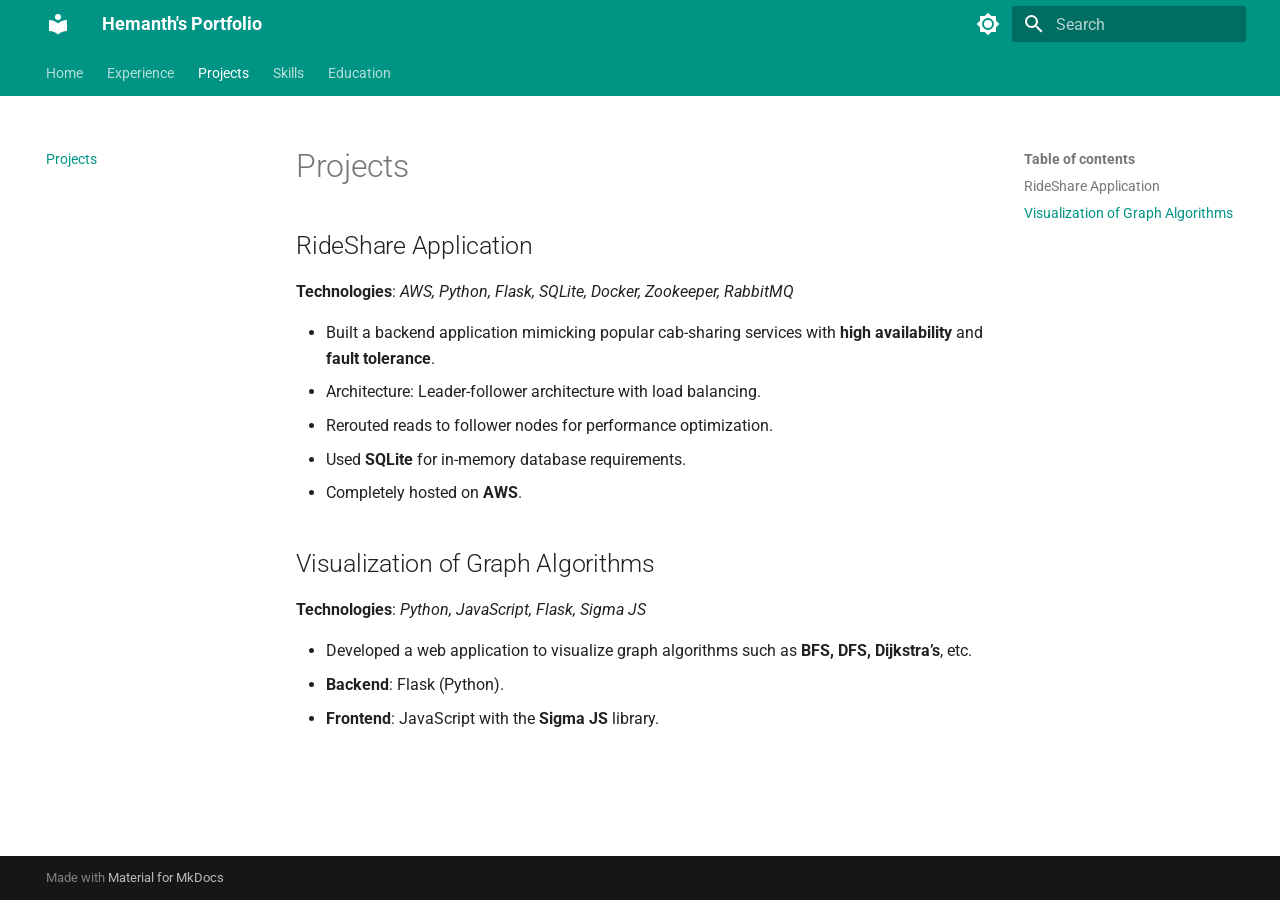
<file: projects/index.html>
<!doctype html>
<html lang="en" class="no-js">
  <head>
    
      <meta charset="utf-8">
      <meta name="viewport" content="width=device-width,initial-scale=1">
      
      
        <meta name="author" content="Hemanth C">
      
      
        <link rel="canonical" href="https://hemanthvenki910.github.io/Personal-website/projects/">
      
      
        <link rel="prev" href="../experience/">
      
      
        <link rel="next" href="../skills/">
      
      
        
      
      
      <link rel="icon" href="../assets/images/favicon.png">
      <meta name="generator" content="mkdocs-1.6.1, mkdocs-material-9.7.1">
    
    
      
        <title>Projects - Hemanth's Portfolio</title>
      
    
    
      <link rel="stylesheet" href="../assets/stylesheets/main.484c7ddc.min.css">
      
        
        <link rel="stylesheet" href="../assets/stylesheets/palette.ab4e12ef.min.css">
      
      


    
    
      
    
    
      
        
        
        <link rel="preconnect" href="https://fonts.gstatic.com" crossorigin>
        <link rel="stylesheet" href="https://fonts.googleapis.com/css?family=Roboto:300,300i,400,400i,700,700i%7CRoboto+Mono:400,400i,700,700i&display=fallback">
        <style>:root{--md-text-font:"Roboto";--md-code-font:"Roboto Mono"}</style>
      
    
    
    <script>__md_scope=new URL("..",location),__md_hash=e=>[...e].reduce(((e,_)=>(e<<5)-e+_.charCodeAt(0)),0),__md_get=(e,_=localStorage,t=__md_scope)=>JSON.parse(_.getItem(t.pathname+"."+e)),__md_set=(e,_,t=localStorage,a=__md_scope)=>{try{t.setItem(a.pathname+"."+e,JSON.stringify(_))}catch(e){}}</script>
    
      

    
    
  </head>
  
  
    
    
      
    
    
    
    
    <body dir="ltr" data-md-color-scheme="default" data-md-color-primary="teal" data-md-color-accent="purple">
  
    
    <input class="md-toggle" data-md-toggle="drawer" type="checkbox" id="__drawer" autocomplete="off">
    <input class="md-toggle" data-md-toggle="search" type="checkbox" id="__search" autocomplete="off">
    <label class="md-overlay" for="__drawer"></label>
    <div data-md-component="skip">
      
        
        <a href="#projects" class="md-skip">
          Skip to content
        </a>
      
    </div>
    <div data-md-component="announce">
      
    </div>
    
    
      

<header class="md-header" data-md-component="header">
  <nav class="md-header__inner md-grid" aria-label="Header">
    <a href=".." title="Hemanth&#39;s Portfolio" class="md-header__button md-logo" aria-label="Hemanth's Portfolio" data-md-component="logo">
      
  
  <svg xmlns="http://www.w3.org/2000/svg" viewBox="0 0 24 24"><path d="M12 8a3 3 0 0 0 3-3 3 3 0 0 0-3-3 3 3 0 0 0-3 3 3 3 0 0 0 3 3m0 3.54C9.64 9.35 6.5 8 3 8v11c3.5 0 6.64 1.35 9 3.54 2.36-2.19 5.5-3.54 9-3.54V8c-3.5 0-6.64 1.35-9 3.54"/></svg>

    </a>
    <label class="md-header__button md-icon" for="__drawer">
      
      <svg xmlns="http://www.w3.org/2000/svg" viewBox="0 0 24 24"><path d="M3 6h18v2H3zm0 5h18v2H3zm0 5h18v2H3z"/></svg>
    </label>
    <div class="md-header__title" data-md-component="header-title">
      <div class="md-header__ellipsis">
        <div class="md-header__topic">
          <span class="md-ellipsis">
            Hemanth's Portfolio
          </span>
        </div>
        <div class="md-header__topic" data-md-component="header-topic">
          <span class="md-ellipsis">
            
              Projects
            
          </span>
        </div>
      </div>
    </div>
    
      
        <form class="md-header__option" data-md-component="palette">
  
    
    
    
    <input class="md-option" data-md-color-media="" data-md-color-scheme="default" data-md-color-primary="teal" data-md-color-accent="purple"  aria-label="Switch to dark mode"  type="radio" name="__palette" id="__palette_0">
    
      <label class="md-header__button md-icon" title="Switch to dark mode" for="__palette_1" hidden>
        <svg xmlns="http://www.w3.org/2000/svg" viewBox="0 0 24 24"><path d="M12 8a4 4 0 0 0-4 4 4 4 0 0 0 4 4 4 4 0 0 0 4-4 4 4 0 0 0-4-4m0 10a6 6 0 0 1-6-6 6 6 0 0 1 6-6 6 6 0 0 1 6 6 6 6 0 0 1-6 6m8-9.31V4h-4.69L12 .69 8.69 4H4v4.69L.69 12 4 15.31V20h4.69L12 23.31 15.31 20H20v-4.69L23.31 12z"/></svg>
      </label>
    
  
    
    
    
    <input class="md-option" data-md-color-media="" data-md-color-scheme="slate" data-md-color-primary="teal" data-md-color-accent="purple"  aria-label="Switch to light mode"  type="radio" name="__palette" id="__palette_1">
    
      <label class="md-header__button md-icon" title="Switch to light mode" for="__palette_0" hidden>
        <svg xmlns="http://www.w3.org/2000/svg" viewBox="0 0 24 24"><path d="M12 18c-.89 0-1.74-.2-2.5-.55C11.56 16.5 13 14.42 13 12s-1.44-4.5-3.5-5.45C10.26 6.2 11.11 6 12 6a6 6 0 0 1 6 6 6 6 0 0 1-6 6m8-9.31V4h-4.69L12 .69 8.69 4H4v4.69L.69 12 4 15.31V20h4.69L12 23.31 15.31 20H20v-4.69L23.31 12z"/></svg>
      </label>
    
  
</form>
      
    
    
      <script>var palette=__md_get("__palette");if(palette&&palette.color){if("(prefers-color-scheme)"===palette.color.media){var media=matchMedia("(prefers-color-scheme: light)"),input=document.querySelector(media.matches?"[data-md-color-media='(prefers-color-scheme: light)']":"[data-md-color-media='(prefers-color-scheme: dark)']");palette.color.media=input.getAttribute("data-md-color-media"),palette.color.scheme=input.getAttribute("data-md-color-scheme"),palette.color.primary=input.getAttribute("data-md-color-primary"),palette.color.accent=input.getAttribute("data-md-color-accent")}for(var[key,value]of Object.entries(palette.color))document.body.setAttribute("data-md-color-"+key,value)}</script>
    
    
    
      
      
        <label class="md-header__button md-icon" for="__search">
          
          <svg xmlns="http://www.w3.org/2000/svg" viewBox="0 0 24 24"><path d="M9.5 3A6.5 6.5 0 0 1 16 9.5c0 1.61-.59 3.09-1.56 4.23l.27.27h.79l5 5-1.5 1.5-5-5v-.79l-.27-.27A6.52 6.52 0 0 1 9.5 16 6.5 6.5 0 0 1 3 9.5 6.5 6.5 0 0 1 9.5 3m0 2C7 5 5 7 5 9.5S7 14 9.5 14 14 12 14 9.5 12 5 9.5 5"/></svg>
        </label>
        <div class="md-search" data-md-component="search" role="dialog">
  <label class="md-search__overlay" for="__search"></label>
  <div class="md-search__inner" role="search">
    <form class="md-search__form" name="search">
      <input type="text" class="md-search__input" name="query" aria-label="Search" placeholder="Search" autocapitalize="off" autocorrect="off" autocomplete="off" spellcheck="false" data-md-component="search-query" required>
      <label class="md-search__icon md-icon" for="__search">
        
        <svg xmlns="http://www.w3.org/2000/svg" viewBox="0 0 24 24"><path d="M9.5 3A6.5 6.5 0 0 1 16 9.5c0 1.61-.59 3.09-1.56 4.23l.27.27h.79l5 5-1.5 1.5-5-5v-.79l-.27-.27A6.52 6.52 0 0 1 9.5 16 6.5 6.5 0 0 1 3 9.5 6.5 6.5 0 0 1 9.5 3m0 2C7 5 5 7 5 9.5S7 14 9.5 14 14 12 14 9.5 12 5 9.5 5"/></svg>
        
        <svg xmlns="http://www.w3.org/2000/svg" viewBox="0 0 24 24"><path d="M20 11v2H8l5.5 5.5-1.42 1.42L4.16 12l7.92-7.92L13.5 5.5 8 11z"/></svg>
      </label>
      <nav class="md-search__options" aria-label="Search">
        
        <button type="reset" class="md-search__icon md-icon" title="Clear" aria-label="Clear" tabindex="-1">
          
          <svg xmlns="http://www.w3.org/2000/svg" viewBox="0 0 24 24"><path d="M19 6.41 17.59 5 12 10.59 6.41 5 5 6.41 10.59 12 5 17.59 6.41 19 12 13.41 17.59 19 19 17.59 13.41 12z"/></svg>
        </button>
      </nav>
      
    </form>
    <div class="md-search__output">
      <div class="md-search__scrollwrap" tabindex="0" data-md-scrollfix>
        <div class="md-search-result" data-md-component="search-result">
          <div class="md-search-result__meta">
            Initializing search
          </div>
          <ol class="md-search-result__list" role="presentation"></ol>
        </div>
      </div>
    </div>
  </div>
</div>
      
    
    
  </nav>
  
</header>
    
    <div class="md-container" data-md-component="container">
      
      
        
          
            
<nav class="md-tabs" aria-label="Tabs" data-md-component="tabs">
  <div class="md-grid">
    <ul class="md-tabs__list">
      
        
  
  
  
  
    <li class="md-tabs__item">
      <a href=".." class="md-tabs__link">
        
  
  
    
  
  Home

      </a>
    </li>
  

      
        
  
  
  
  
    <li class="md-tabs__item">
      <a href="../experience/" class="md-tabs__link">
        
  
  
    
  
  Experience

      </a>
    </li>
  

      
        
  
  
  
    
  
  
    <li class="md-tabs__item md-tabs__item--active">
      <a href="./" class="md-tabs__link">
        
  
  
    
  
  Projects

      </a>
    </li>
  

      
        
  
  
  
  
    <li class="md-tabs__item">
      <a href="../skills/" class="md-tabs__link">
        
  
  
    
  
  Skills

      </a>
    </li>
  

      
        
  
  
  
  
    <li class="md-tabs__item">
      <a href="../education/" class="md-tabs__link">
        
  
  
    
  
  Education

      </a>
    </li>
  

      
    </ul>
  </div>
</nav>
          
        
      
      <main class="md-main" data-md-component="main">
        <div class="md-main__inner md-grid">
          
            
              
              <div class="md-sidebar md-sidebar--primary" data-md-component="sidebar" data-md-type="navigation" >
                <div class="md-sidebar__scrollwrap">
                  <div class="md-sidebar__inner">
                    


  


<nav class="md-nav md-nav--primary md-nav--lifted" aria-label="Navigation" data-md-level="0">
  <label class="md-nav__title" for="__drawer">
    <a href=".." title="Hemanth&#39;s Portfolio" class="md-nav__button md-logo" aria-label="Hemanth's Portfolio" data-md-component="logo">
      
  
  <svg xmlns="http://www.w3.org/2000/svg" viewBox="0 0 24 24"><path d="M12 8a3 3 0 0 0 3-3 3 3 0 0 0-3-3 3 3 0 0 0-3 3 3 3 0 0 0 3 3m0 3.54C9.64 9.35 6.5 8 3 8v11c3.5 0 6.64 1.35 9 3.54 2.36-2.19 5.5-3.54 9-3.54V8c-3.5 0-6.64 1.35-9 3.54"/></svg>

    </a>
    Hemanth's Portfolio
  </label>
  
  <ul class="md-nav__list" data-md-scrollfix>
    
      
      
  
  
  
  
    <li class="md-nav__item">
      <a href=".." class="md-nav__link">
        
  
  
  <span class="md-ellipsis">
    
  
    Home
  

    
  </span>
  
  

      </a>
    </li>
  

    
      
      
  
  
  
  
    <li class="md-nav__item">
      <a href="../experience/" class="md-nav__link">
        
  
  
  <span class="md-ellipsis">
    
  
    Experience
  

    
  </span>
  
  

      </a>
    </li>
  

    
      
      
  
  
    
  
  
  
    <li class="md-nav__item md-nav__item--active">
      
      <input class="md-nav__toggle md-toggle" type="checkbox" id="__toc">
      
      
        
      
      
        <label class="md-nav__link md-nav__link--active" for="__toc">
          
  
  
  <span class="md-ellipsis">
    
  
    Projects
  

    
  </span>
  
  

          <span class="md-nav__icon md-icon"></span>
        </label>
      
      <a href="./" class="md-nav__link md-nav__link--active">
        
  
  
  <span class="md-ellipsis">
    
  
    Projects
  

    
  </span>
  
  

      </a>
      
        

<nav class="md-nav md-nav--secondary" aria-label="Table of contents">
  
  
  
    
  
  
    <label class="md-nav__title" for="__toc">
      <span class="md-nav__icon md-icon"></span>
      Table of contents
    </label>
    <ul class="md-nav__list" data-md-component="toc" data-md-scrollfix>
      
        <li class="md-nav__item">
  <a href="#rideshare-application" class="md-nav__link">
    <span class="md-ellipsis">
      
        RideShare Application
      
    </span>
  </a>
  
</li>
      
        <li class="md-nav__item">
  <a href="#visualization-of-graph-algorithms" class="md-nav__link">
    <span class="md-ellipsis">
      
        Visualization of Graph Algorithms
      
    </span>
  </a>
  
</li>
      
    </ul>
  
</nav>
      
    </li>
  

    
      
      
  
  
  
  
    <li class="md-nav__item">
      <a href="../skills/" class="md-nav__link">
        
  
  
  <span class="md-ellipsis">
    
  
    Skills
  

    
  </span>
  
  

      </a>
    </li>
  

    
      
      
  
  
  
  
    <li class="md-nav__item">
      <a href="../education/" class="md-nav__link">
        
  
  
  <span class="md-ellipsis">
    
  
    Education
  

    
  </span>
  
  

      </a>
    </li>
  

    
  </ul>
</nav>
                  </div>
                </div>
              </div>
            
            
              
              <div class="md-sidebar md-sidebar--secondary" data-md-component="sidebar" data-md-type="toc" >
                <div class="md-sidebar__scrollwrap">
                  <div class="md-sidebar__inner">
                    

<nav class="md-nav md-nav--secondary" aria-label="Table of contents">
  
  
  
    
  
  
    <label class="md-nav__title" for="__toc">
      <span class="md-nav__icon md-icon"></span>
      Table of contents
    </label>
    <ul class="md-nav__list" data-md-component="toc" data-md-scrollfix>
      
        <li class="md-nav__item">
  <a href="#rideshare-application" class="md-nav__link">
    <span class="md-ellipsis">
      
        RideShare Application
      
    </span>
  </a>
  
</li>
      
        <li class="md-nav__item">
  <a href="#visualization-of-graph-algorithms" class="md-nav__link">
    <span class="md-ellipsis">
      
        Visualization of Graph Algorithms
      
    </span>
  </a>
  
</li>
      
    </ul>
  
</nav>
                  </div>
                </div>
              </div>
            
          
          
            <div class="md-content" data-md-component="content">
              
              <article class="md-content__inner md-typeset">
                
                  



<h1 id="projects">Projects</h1>
<h2 id="rideshare-application">RideShare Application</h2>
<p><strong>Technologies</strong>: <em>AWS, Python, Flask, SQLite, Docker, Zookeeper, RabbitMQ</em></p>
<ul>
<li>Built a backend application mimicking popular cab-sharing services with <strong>high availability</strong> and <strong>fault tolerance</strong>.</li>
<li>Architecture: Leader-follower architecture with load balancing.</li>
<li>Rerouted reads to follower nodes for performance optimization.</li>
<li>Used <strong>SQLite</strong> for in-memory database requirements.</li>
<li>Completely hosted on <strong>AWS</strong>.</li>
</ul>
<h2 id="visualization-of-graph-algorithms">Visualization of Graph Algorithms</h2>
<p><strong>Technologies</strong>: <em>Python, JavaScript, Flask, Sigma JS</em></p>
<ul>
<li>Developed a web application to visualize graph algorithms such as <strong>BFS, DFS, Dijkstra’s</strong>, etc.</li>
<li><strong>Backend</strong>: Flask (Python).</li>
<li><strong>Frontend</strong>: JavaScript with the <strong>Sigma JS</strong> library.</li>
</ul>












                
              </article>
            </div>
          
          
<script>var target=document.getElementById(location.hash.slice(1));target&&target.name&&(target.checked=target.name.startsWith("__tabbed_"))</script>
        </div>
        
          <button type="button" class="md-top md-icon" data-md-component="top" hidden>
  
  <svg xmlns="http://www.w3.org/2000/svg" viewBox="0 0 24 24"><path d="M13 20h-2V8l-5.5 5.5-1.42-1.42L12 4.16l7.92 7.92-1.42 1.42L13 8z"/></svg>
  Back to top
</button>
        
      </main>
      
        <footer class="md-footer">
  
  <div class="md-footer-meta md-typeset">
    <div class="md-footer-meta__inner md-grid">
      <div class="md-copyright">
  
  
    Made with
    <a href="https://squidfunk.github.io/mkdocs-material/" target="_blank" rel="noopener">
      Material for MkDocs
    </a>
  
</div>
      
    </div>
  </div>
</footer>
      
    </div>
    <div class="md-dialog" data-md-component="dialog">
      <div class="md-dialog__inner md-typeset"></div>
    </div>
    
    
    
      
      
      <script id="__config" type="application/json">{"annotate": null, "base": "..", "features": ["navigation.tabs", "navigation.sections", "navigation.top", "toc.follow"], "search": "../assets/javascripts/workers/search.2c215733.min.js", "tags": null, "translations": {"clipboard.copied": "Copied to clipboard", "clipboard.copy": "Copy to clipboard", "search.result.more.one": "1 more on this page", "search.result.more.other": "# more on this page", "search.result.none": "No matching documents", "search.result.one": "1 matching document", "search.result.other": "# matching documents", "search.result.placeholder": "Type to start searching", "search.result.term.missing": "Missing", "select.version": "Select version"}, "version": null}</script>
    
    
      <script src="../assets/javascripts/bundle.79ae519e.min.js"></script>
      
    
  </body>
</html>
</file>
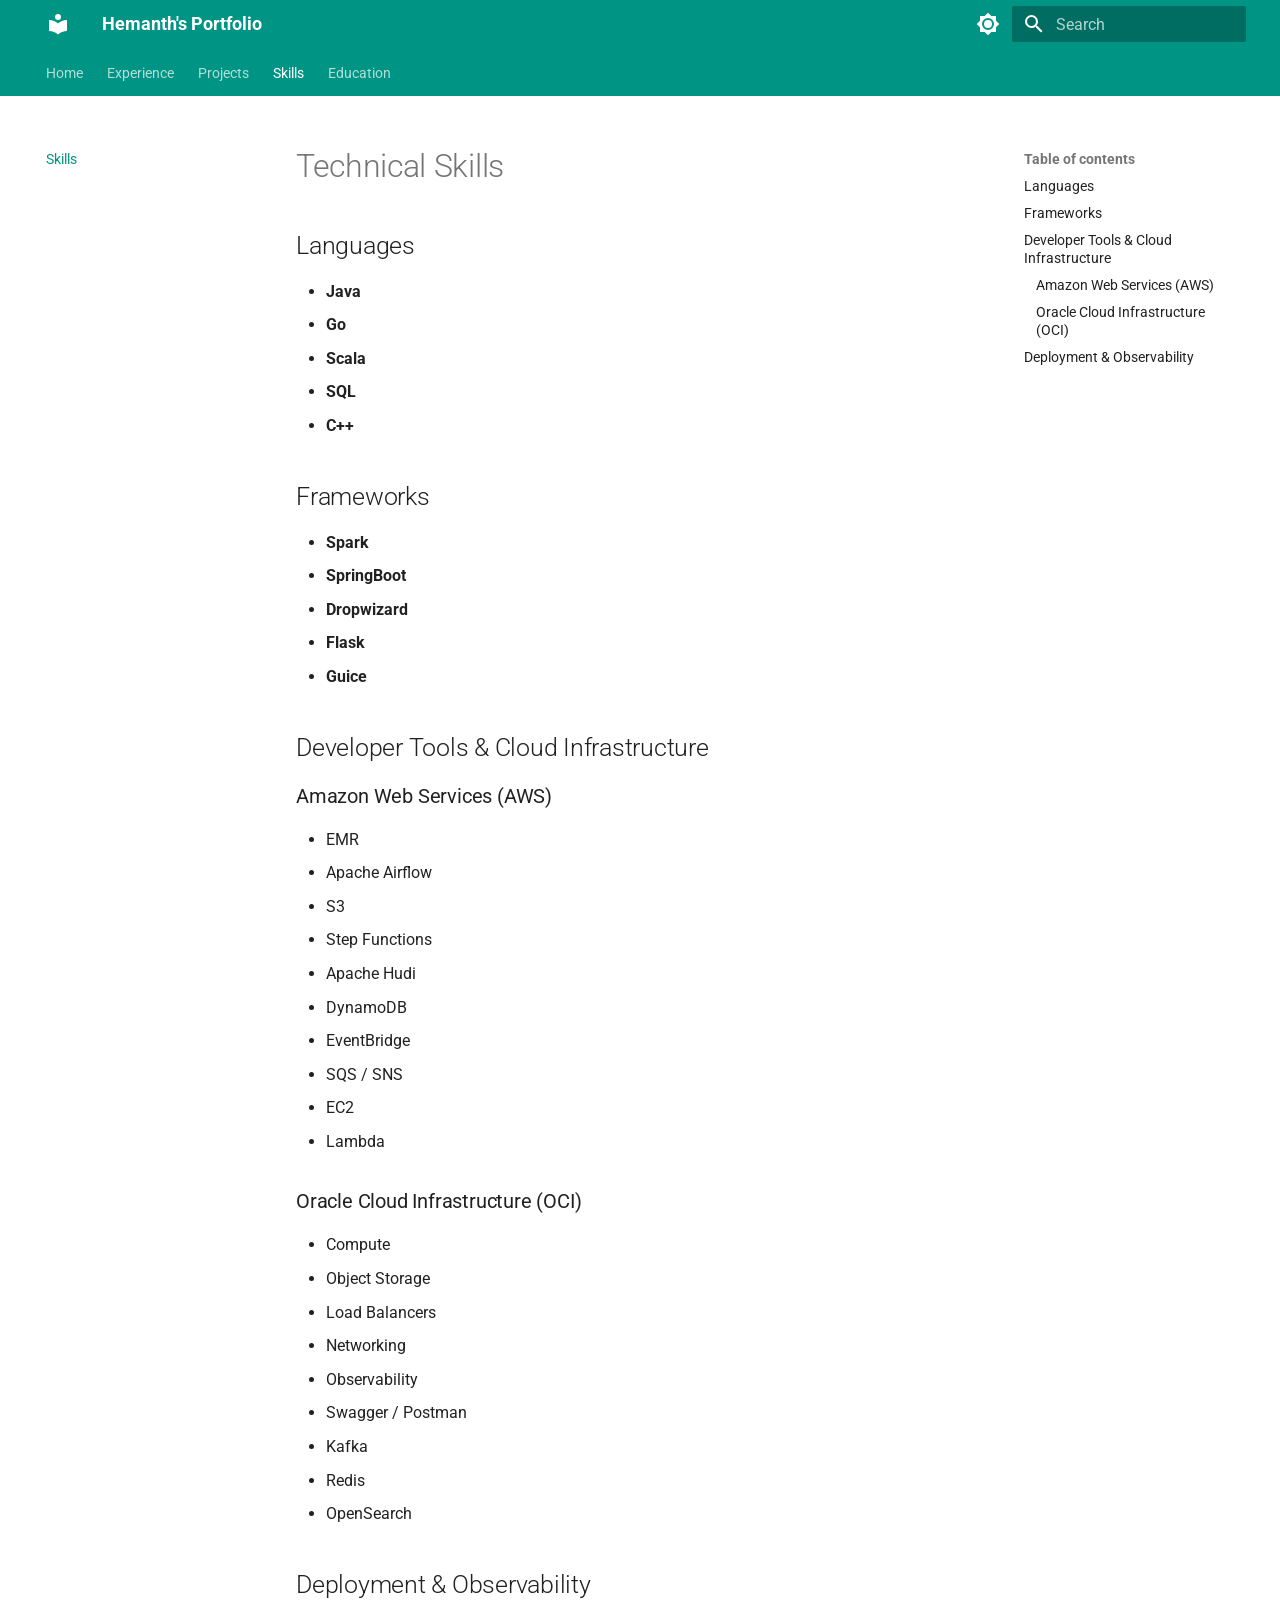
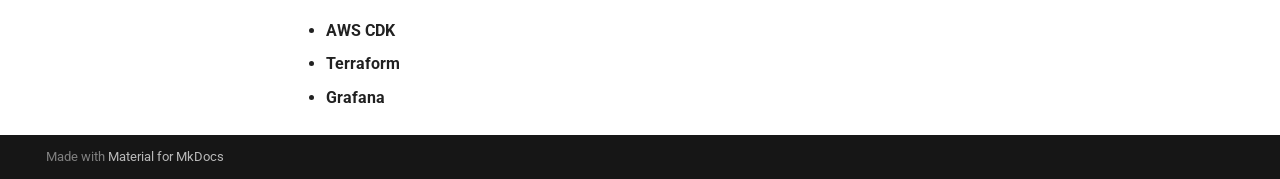
<file: skills/index.html>
<!doctype html>
<html lang="en" class="no-js">
  <head>
    
      <meta charset="utf-8">
      <meta name="viewport" content="width=device-width,initial-scale=1">
      
      
        <meta name="author" content="Hemanth C">
      
      
        <link rel="canonical" href="https://hemanthvenki910.github.io/Personal-website/skills/">
      
      
        <link rel="prev" href="../projects/">
      
      
        <link rel="next" href="../education/">
      
      
        
      
      
      <link rel="icon" href="../assets/images/favicon.png">
      <meta name="generator" content="mkdocs-1.6.1, mkdocs-material-9.7.1">
    
    
      
        <title>Skills - Hemanth's Portfolio</title>
      
    
    
      <link rel="stylesheet" href="../assets/stylesheets/main.484c7ddc.min.css">
      
        
        <link rel="stylesheet" href="../assets/stylesheets/palette.ab4e12ef.min.css">
      
      


    
    
      
    
    
      
        
        
        <link rel="preconnect" href="https://fonts.gstatic.com" crossorigin>
        <link rel="stylesheet" href="https://fonts.googleapis.com/css?family=Roboto:300,300i,400,400i,700,700i%7CRoboto+Mono:400,400i,700,700i&display=fallback">
        <style>:root{--md-text-font:"Roboto";--md-code-font:"Roboto Mono"}</style>
      
    
    
    <script>__md_scope=new URL("..",location),__md_hash=e=>[...e].reduce(((e,_)=>(e<<5)-e+_.charCodeAt(0)),0),__md_get=(e,_=localStorage,t=__md_scope)=>JSON.parse(_.getItem(t.pathname+"."+e)),__md_set=(e,_,t=localStorage,a=__md_scope)=>{try{t.setItem(a.pathname+"."+e,JSON.stringify(_))}catch(e){}}</script>
    
      

    
    
  </head>
  
  
    
    
      
    
    
    
    
    <body dir="ltr" data-md-color-scheme="default" data-md-color-primary="teal" data-md-color-accent="purple">
  
    
    <input class="md-toggle" data-md-toggle="drawer" type="checkbox" id="__drawer" autocomplete="off">
    <input class="md-toggle" data-md-toggle="search" type="checkbox" id="__search" autocomplete="off">
    <label class="md-overlay" for="__drawer"></label>
    <div data-md-component="skip">
      
        
        <a href="#technical-skills" class="md-skip">
          Skip to content
        </a>
      
    </div>
    <div data-md-component="announce">
      
    </div>
    
    
      

<header class="md-header" data-md-component="header">
  <nav class="md-header__inner md-grid" aria-label="Header">
    <a href=".." title="Hemanth&#39;s Portfolio" class="md-header__button md-logo" aria-label="Hemanth's Portfolio" data-md-component="logo">
      
  
  <svg xmlns="http://www.w3.org/2000/svg" viewBox="0 0 24 24"><path d="M12 8a3 3 0 0 0 3-3 3 3 0 0 0-3-3 3 3 0 0 0-3 3 3 3 0 0 0 3 3m0 3.54C9.64 9.35 6.5 8 3 8v11c3.5 0 6.64 1.35 9 3.54 2.36-2.19 5.5-3.54 9-3.54V8c-3.5 0-6.64 1.35-9 3.54"/></svg>

    </a>
    <label class="md-header__button md-icon" for="__drawer">
      
      <svg xmlns="http://www.w3.org/2000/svg" viewBox="0 0 24 24"><path d="M3 6h18v2H3zm0 5h18v2H3zm0 5h18v2H3z"/></svg>
    </label>
    <div class="md-header__title" data-md-component="header-title">
      <div class="md-header__ellipsis">
        <div class="md-header__topic">
          <span class="md-ellipsis">
            Hemanth's Portfolio
          </span>
        </div>
        <div class="md-header__topic" data-md-component="header-topic">
          <span class="md-ellipsis">
            
              Skills
            
          </span>
        </div>
      </div>
    </div>
    
      
        <form class="md-header__option" data-md-component="palette">
  
    
    
    
    <input class="md-option" data-md-color-media="" data-md-color-scheme="default" data-md-color-primary="teal" data-md-color-accent="purple"  aria-label="Switch to dark mode"  type="radio" name="__palette" id="__palette_0">
    
      <label class="md-header__button md-icon" title="Switch to dark mode" for="__palette_1" hidden>
        <svg xmlns="http://www.w3.org/2000/svg" viewBox="0 0 24 24"><path d="M12 8a4 4 0 0 0-4 4 4 4 0 0 0 4 4 4 4 0 0 0 4-4 4 4 0 0 0-4-4m0 10a6 6 0 0 1-6-6 6 6 0 0 1 6-6 6 6 0 0 1 6 6 6 6 0 0 1-6 6m8-9.31V4h-4.69L12 .69 8.69 4H4v4.69L.69 12 4 15.31V20h4.69L12 23.31 15.31 20H20v-4.69L23.31 12z"/></svg>
      </label>
    
  
    
    
    
    <input class="md-option" data-md-color-media="" data-md-color-scheme="slate" data-md-color-primary="teal" data-md-color-accent="purple"  aria-label="Switch to light mode"  type="radio" name="__palette" id="__palette_1">
    
      <label class="md-header__button md-icon" title="Switch to light mode" for="__palette_0" hidden>
        <svg xmlns="http://www.w3.org/2000/svg" viewBox="0 0 24 24"><path d="M12 18c-.89 0-1.74-.2-2.5-.55C11.56 16.5 13 14.42 13 12s-1.44-4.5-3.5-5.45C10.26 6.2 11.11 6 12 6a6 6 0 0 1 6 6 6 6 0 0 1-6 6m8-9.31V4h-4.69L12 .69 8.69 4H4v4.69L.69 12 4 15.31V20h4.69L12 23.31 15.31 20H20v-4.69L23.31 12z"/></svg>
      </label>
    
  
</form>
      
    
    
      <script>var palette=__md_get("__palette");if(palette&&palette.color){if("(prefers-color-scheme)"===palette.color.media){var media=matchMedia("(prefers-color-scheme: light)"),input=document.querySelector(media.matches?"[data-md-color-media='(prefers-color-scheme: light)']":"[data-md-color-media='(prefers-color-scheme: dark)']");palette.color.media=input.getAttribute("data-md-color-media"),palette.color.scheme=input.getAttribute("data-md-color-scheme"),palette.color.primary=input.getAttribute("data-md-color-primary"),palette.color.accent=input.getAttribute("data-md-color-accent")}for(var[key,value]of Object.entries(palette.color))document.body.setAttribute("data-md-color-"+key,value)}</script>
    
    
    
      
      
        <label class="md-header__button md-icon" for="__search">
          
          <svg xmlns="http://www.w3.org/2000/svg" viewBox="0 0 24 24"><path d="M9.5 3A6.5 6.5 0 0 1 16 9.5c0 1.61-.59 3.09-1.56 4.23l.27.27h.79l5 5-1.5 1.5-5-5v-.79l-.27-.27A6.52 6.52 0 0 1 9.5 16 6.5 6.5 0 0 1 3 9.5 6.5 6.5 0 0 1 9.5 3m0 2C7 5 5 7 5 9.5S7 14 9.5 14 14 12 14 9.5 12 5 9.5 5"/></svg>
        </label>
        <div class="md-search" data-md-component="search" role="dialog">
  <label class="md-search__overlay" for="__search"></label>
  <div class="md-search__inner" role="search">
    <form class="md-search__form" name="search">
      <input type="text" class="md-search__input" name="query" aria-label="Search" placeholder="Search" autocapitalize="off" autocorrect="off" autocomplete="off" spellcheck="false" data-md-component="search-query" required>
      <label class="md-search__icon md-icon" for="__search">
        
        <svg xmlns="http://www.w3.org/2000/svg" viewBox="0 0 24 24"><path d="M9.5 3A6.5 6.5 0 0 1 16 9.5c0 1.61-.59 3.09-1.56 4.23l.27.27h.79l5 5-1.5 1.5-5-5v-.79l-.27-.27A6.52 6.52 0 0 1 9.5 16 6.5 6.5 0 0 1 3 9.5 6.5 6.5 0 0 1 9.5 3m0 2C7 5 5 7 5 9.5S7 14 9.5 14 14 12 14 9.5 12 5 9.5 5"/></svg>
        
        <svg xmlns="http://www.w3.org/2000/svg" viewBox="0 0 24 24"><path d="M20 11v2H8l5.5 5.5-1.42 1.42L4.16 12l7.92-7.92L13.5 5.5 8 11z"/></svg>
      </label>
      <nav class="md-search__options" aria-label="Search">
        
        <button type="reset" class="md-search__icon md-icon" title="Clear" aria-label="Clear" tabindex="-1">
          
          <svg xmlns="http://www.w3.org/2000/svg" viewBox="0 0 24 24"><path d="M19 6.41 17.59 5 12 10.59 6.41 5 5 6.41 10.59 12 5 17.59 6.41 19 12 13.41 17.59 19 19 17.59 13.41 12z"/></svg>
        </button>
      </nav>
      
    </form>
    <div class="md-search__output">
      <div class="md-search__scrollwrap" tabindex="0" data-md-scrollfix>
        <div class="md-search-result" data-md-component="search-result">
          <div class="md-search-result__meta">
            Initializing search
          </div>
          <ol class="md-search-result__list" role="presentation"></ol>
        </div>
      </div>
    </div>
  </div>
</div>
      
    
    
  </nav>
  
</header>
    
    <div class="md-container" data-md-component="container">
      
      
        
          
            
<nav class="md-tabs" aria-label="Tabs" data-md-component="tabs">
  <div class="md-grid">
    <ul class="md-tabs__list">
      
        
  
  
  
  
    <li class="md-tabs__item">
      <a href=".." class="md-tabs__link">
        
  
  
    
  
  Home

      </a>
    </li>
  

      
        
  
  
  
  
    <li class="md-tabs__item">
      <a href="../experience/" class="md-tabs__link">
        
  
  
    
  
  Experience

      </a>
    </li>
  

      
        
  
  
  
  
    <li class="md-tabs__item">
      <a href="../projects/" class="md-tabs__link">
        
  
  
    
  
  Projects

      </a>
    </li>
  

      
        
  
  
  
    
  
  
    <li class="md-tabs__item md-tabs__item--active">
      <a href="./" class="md-tabs__link">
        
  
  
    
  
  Skills

      </a>
    </li>
  

      
        
  
  
  
  
    <li class="md-tabs__item">
      <a href="../education/" class="md-tabs__link">
        
  
  
    
  
  Education

      </a>
    </li>
  

      
    </ul>
  </div>
</nav>
          
        
      
      <main class="md-main" data-md-component="main">
        <div class="md-main__inner md-grid">
          
            
              
              <div class="md-sidebar md-sidebar--primary" data-md-component="sidebar" data-md-type="navigation" >
                <div class="md-sidebar__scrollwrap">
                  <div class="md-sidebar__inner">
                    


  


<nav class="md-nav md-nav--primary md-nav--lifted" aria-label="Navigation" data-md-level="0">
  <label class="md-nav__title" for="__drawer">
    <a href=".." title="Hemanth&#39;s Portfolio" class="md-nav__button md-logo" aria-label="Hemanth's Portfolio" data-md-component="logo">
      
  
  <svg xmlns="http://www.w3.org/2000/svg" viewBox="0 0 24 24"><path d="M12 8a3 3 0 0 0 3-3 3 3 0 0 0-3-3 3 3 0 0 0-3 3 3 3 0 0 0 3 3m0 3.54C9.64 9.35 6.5 8 3 8v11c3.5 0 6.64 1.35 9 3.54 2.36-2.19 5.5-3.54 9-3.54V8c-3.5 0-6.64 1.35-9 3.54"/></svg>

    </a>
    Hemanth's Portfolio
  </label>
  
  <ul class="md-nav__list" data-md-scrollfix>
    
      
      
  
  
  
  
    <li class="md-nav__item">
      <a href=".." class="md-nav__link">
        
  
  
  <span class="md-ellipsis">
    
  
    Home
  

    
  </span>
  
  

      </a>
    </li>
  

    
      
      
  
  
  
  
    <li class="md-nav__item">
      <a href="../experience/" class="md-nav__link">
        
  
  
  <span class="md-ellipsis">
    
  
    Experience
  

    
  </span>
  
  

      </a>
    </li>
  

    
      
      
  
  
  
  
    <li class="md-nav__item">
      <a href="../projects/" class="md-nav__link">
        
  
  
  <span class="md-ellipsis">
    
  
    Projects
  

    
  </span>
  
  

      </a>
    </li>
  

    
      
      
  
  
    
  
  
  
    <li class="md-nav__item md-nav__item--active">
      
      <input class="md-nav__toggle md-toggle" type="checkbox" id="__toc">
      
      
        
      
      
        <label class="md-nav__link md-nav__link--active" for="__toc">
          
  
  
  <span class="md-ellipsis">
    
  
    Skills
  

    
  </span>
  
  

          <span class="md-nav__icon md-icon"></span>
        </label>
      
      <a href="./" class="md-nav__link md-nav__link--active">
        
  
  
  <span class="md-ellipsis">
    
  
    Skills
  

    
  </span>
  
  

      </a>
      
        

<nav class="md-nav md-nav--secondary" aria-label="Table of contents">
  
  
  
    
  
  
    <label class="md-nav__title" for="__toc">
      <span class="md-nav__icon md-icon"></span>
      Table of contents
    </label>
    <ul class="md-nav__list" data-md-component="toc" data-md-scrollfix>
      
        <li class="md-nav__item">
  <a href="#languages" class="md-nav__link">
    <span class="md-ellipsis">
      
        Languages
      
    </span>
  </a>
  
</li>
      
        <li class="md-nav__item">
  <a href="#frameworks" class="md-nav__link">
    <span class="md-ellipsis">
      
        Frameworks
      
    </span>
  </a>
  
</li>
      
        <li class="md-nav__item">
  <a href="#developer-tools-cloud-infrastructure" class="md-nav__link">
    <span class="md-ellipsis">
      
        Developer Tools &amp; Cloud Infrastructure
      
    </span>
  </a>
  
    <nav class="md-nav" aria-label="Developer Tools &amp; Cloud Infrastructure">
      <ul class="md-nav__list">
        
          <li class="md-nav__item">
  <a href="#amazon-web-services-aws" class="md-nav__link">
    <span class="md-ellipsis">
      
        Amazon Web Services (AWS)
      
    </span>
  </a>
  
</li>
        
          <li class="md-nav__item">
  <a href="#oracle-cloud-infrastructure-oci" class="md-nav__link">
    <span class="md-ellipsis">
      
        Oracle Cloud Infrastructure (OCI)
      
    </span>
  </a>
  
</li>
        
      </ul>
    </nav>
  
</li>
      
        <li class="md-nav__item">
  <a href="#deployment-observability" class="md-nav__link">
    <span class="md-ellipsis">
      
        Deployment &amp; Observability
      
    </span>
  </a>
  
</li>
      
    </ul>
  
</nav>
      
    </li>
  

    
      
      
  
  
  
  
    <li class="md-nav__item">
      <a href="../education/" class="md-nav__link">
        
  
  
  <span class="md-ellipsis">
    
  
    Education
  

    
  </span>
  
  

      </a>
    </li>
  

    
  </ul>
</nav>
                  </div>
                </div>
              </div>
            
            
              
              <div class="md-sidebar md-sidebar--secondary" data-md-component="sidebar" data-md-type="toc" >
                <div class="md-sidebar__scrollwrap">
                  <div class="md-sidebar__inner">
                    

<nav class="md-nav md-nav--secondary" aria-label="Table of contents">
  
  
  
    
  
  
    <label class="md-nav__title" for="__toc">
      <span class="md-nav__icon md-icon"></span>
      Table of contents
    </label>
    <ul class="md-nav__list" data-md-component="toc" data-md-scrollfix>
      
        <li class="md-nav__item">
  <a href="#languages" class="md-nav__link">
    <span class="md-ellipsis">
      
        Languages
      
    </span>
  </a>
  
</li>
      
        <li class="md-nav__item">
  <a href="#frameworks" class="md-nav__link">
    <span class="md-ellipsis">
      
        Frameworks
      
    </span>
  </a>
  
</li>
      
        <li class="md-nav__item">
  <a href="#developer-tools-cloud-infrastructure" class="md-nav__link">
    <span class="md-ellipsis">
      
        Developer Tools &amp; Cloud Infrastructure
      
    </span>
  </a>
  
    <nav class="md-nav" aria-label="Developer Tools &amp; Cloud Infrastructure">
      <ul class="md-nav__list">
        
          <li class="md-nav__item">
  <a href="#amazon-web-services-aws" class="md-nav__link">
    <span class="md-ellipsis">
      
        Amazon Web Services (AWS)
      
    </span>
  </a>
  
</li>
        
          <li class="md-nav__item">
  <a href="#oracle-cloud-infrastructure-oci" class="md-nav__link">
    <span class="md-ellipsis">
      
        Oracle Cloud Infrastructure (OCI)
      
    </span>
  </a>
  
</li>
        
      </ul>
    </nav>
  
</li>
      
        <li class="md-nav__item">
  <a href="#deployment-observability" class="md-nav__link">
    <span class="md-ellipsis">
      
        Deployment &amp; Observability
      
    </span>
  </a>
  
</li>
      
    </ul>
  
</nav>
                  </div>
                </div>
              </div>
            
          
          
            <div class="md-content" data-md-component="content">
              
              <article class="md-content__inner md-typeset">
                
                  



<h1 id="technical-skills">Technical Skills</h1>
<h2 id="languages">Languages</h2>
<ul>
<li><strong>Java</strong></li>
<li><strong>Go</strong></li>
<li><strong>Scala</strong></li>
<li><strong>SQL</strong></li>
<li><strong>C++</strong></li>
</ul>
<h2 id="frameworks">Frameworks</h2>
<ul>
<li><strong>Spark</strong></li>
<li><strong>SpringBoot</strong></li>
<li><strong>Dropwizard</strong></li>
<li><strong>Flask</strong></li>
<li><strong>Guice</strong></li>
</ul>
<h2 id="developer-tools-cloud-infrastructure">Developer Tools &amp; Cloud Infrastructure</h2>
<h3 id="amazon-web-services-aws">Amazon Web Services (AWS)</h3>
<ul>
<li>EMR</li>
<li>Apache Airflow</li>
<li>S3</li>
<li>Step Functions</li>
<li>Apache Hudi</li>
<li>DynamoDB</li>
<li>EventBridge</li>
<li>SQS / SNS</li>
<li>EC2</li>
<li>Lambda</li>
</ul>
<h3 id="oracle-cloud-infrastructure-oci">Oracle Cloud Infrastructure (OCI)</h3>
<ul>
<li>Compute</li>
<li>Object Storage</li>
<li>Load Balancers</li>
<li>Networking</li>
<li>Observability</li>
<li>Swagger / Postman</li>
<li>Kafka</li>
<li>Redis</li>
<li>OpenSearch</li>
</ul>
<h2 id="deployment-observability">Deployment &amp; Observability</h2>
<ul>
<li><strong>AWS CDK</strong></li>
<li><strong>Terraform</strong></li>
<li><strong>Grafana</strong></li>
</ul>












                
              </article>
            </div>
          
          
<script>var target=document.getElementById(location.hash.slice(1));target&&target.name&&(target.checked=target.name.startsWith("__tabbed_"))</script>
        </div>
        
          <button type="button" class="md-top md-icon" data-md-component="top" hidden>
  
  <svg xmlns="http://www.w3.org/2000/svg" viewBox="0 0 24 24"><path d="M13 20h-2V8l-5.5 5.5-1.42-1.42L12 4.16l7.92 7.92-1.42 1.42L13 8z"/></svg>
  Back to top
</button>
        
      </main>
      
        <footer class="md-footer">
  
  <div class="md-footer-meta md-typeset">
    <div class="md-footer-meta__inner md-grid">
      <div class="md-copyright">
  
  
    Made with
    <a href="https://squidfunk.github.io/mkdocs-material/" target="_blank" rel="noopener">
      Material for MkDocs
    </a>
  
</div>
      
    </div>
  </div>
</footer>
      
    </div>
    <div class="md-dialog" data-md-component="dialog">
      <div class="md-dialog__inner md-typeset"></div>
    </div>
    
    
    
      
      
      <script id="__config" type="application/json">{"annotate": null, "base": "..", "features": ["navigation.tabs", "navigation.sections", "navigation.top", "toc.follow"], "search": "../assets/javascripts/workers/search.2c215733.min.js", "tags": null, "translations": {"clipboard.copied": "Copied to clipboard", "clipboard.copy": "Copy to clipboard", "search.result.more.one": "1 more on this page", "search.result.more.other": "# more on this page", "search.result.none": "No matching documents", "search.result.one": "1 matching document", "search.result.other": "# matching documents", "search.result.placeholder": "Type to start searching", "search.result.term.missing": "Missing", "select.version": "Select version"}, "version": null}</script>
    
    
      <script src="../assets/javascripts/bundle.79ae519e.min.js"></script>
      
    
  </body>
</html>
</file>
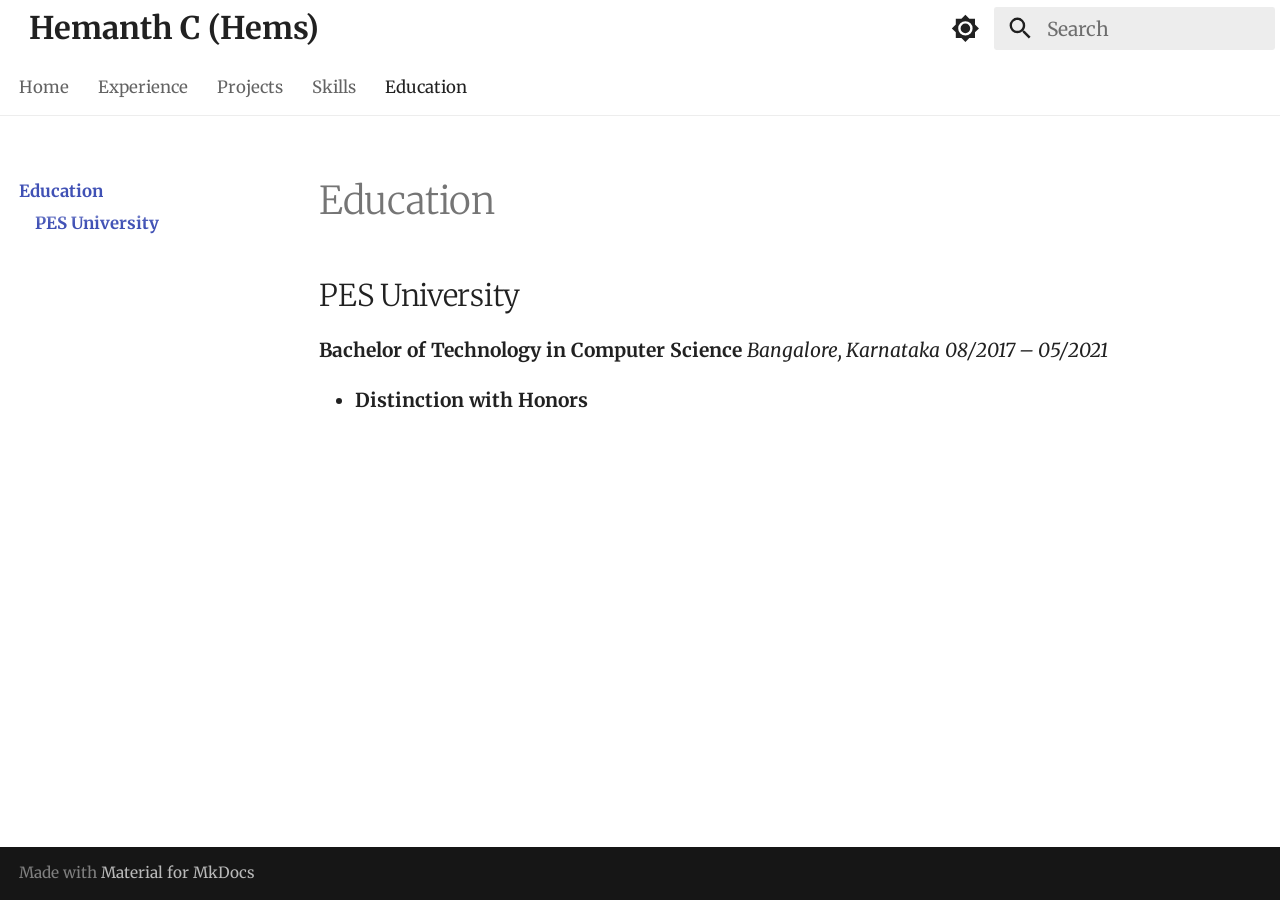
<file: components/education/index.html>
<!doctype html>
<html lang="en" class="no-js">
  <head>
    
      <meta charset="utf-8">
      <meta name="viewport" content="width=device-width,initial-scale=1">
      
      
        <meta name="author" content="Hemanth C">
      
      
        <link rel="canonical" href="https://hemanthvenki910.github.io/Personal-website/components/education/">
      
      
        <link rel="prev" href="../skills/">
      
      
      
        
      
      
      <link rel="icon" href="../../assets/images/favicon.png">
      <meta name="generator" content="mkdocs-1.6.1, mkdocs-material-9.7.1">
    
    
      
        <title>Education - Hemanth C (Hems)</title>
      
    
    
      <link rel="stylesheet" href="../../assets/stylesheets/main.484c7ddc.min.css">
      
        
        <link rel="stylesheet" href="../../assets/stylesheets/palette.ab4e12ef.min.css">
      
      


    
    
      
    
    
      
        
        
        <link rel="preconnect" href="https://fonts.gstatic.com" crossorigin>
        <link rel="stylesheet" href="https://fonts.googleapis.com/css?family=Merriweather:300,300i,400,400i,700,700i%7CFira+Code:400,400i,700,700i&display=fallback">
        <style>:root{--md-text-font:"Merriweather";--md-code-font:"Fira Code"}</style>
      
    
    
      <link rel="stylesheet" href="../../stylesheets/extra.css">
    
    <script>__md_scope=new URL("../..",location),__md_hash=e=>[...e].reduce(((e,_)=>(e<<5)-e+_.charCodeAt(0)),0),__md_get=(e,_=localStorage,t=__md_scope)=>JSON.parse(_.getItem(t.pathname+"."+e)),__md_set=(e,_,t=localStorage,a=__md_scope)=>{try{t.setItem(a.pathname+"."+e,JSON.stringify(_))}catch(e){}}</script>
    
      

    
    
  </head>
  
  
    
    
      
    
    
    
    
    <body dir="ltr" data-md-color-scheme="default" data-md-color-primary="white" data-md-color-accent="indigo">
  
    
    <input class="md-toggle" data-md-toggle="drawer" type="checkbox" id="__drawer" autocomplete="off">
    <input class="md-toggle" data-md-toggle="search" type="checkbox" id="__search" autocomplete="off">
    <label class="md-overlay" for="__drawer"></label>
    <div data-md-component="skip">
      
        
        <a href="#education" class="md-skip">
          Skip to content
        </a>
      
    </div>
    <div data-md-component="announce">
      
    </div>
    
    
      

<header class="md-header" data-md-component="header">
  <nav class="md-header__inner md-grid" aria-label="Header">
    <a href="../.." title="Hemanth C (Hems)" class="md-header__button md-logo" aria-label="Hemanth C (Hems)" data-md-component="logo">
      
  <img src="../../artifacts/website/home.png" alt="logo">

    </a>
    <label class="md-header__button md-icon" for="__drawer">
      
      <svg xmlns="http://www.w3.org/2000/svg" viewBox="0 0 24 24"><path d="M3 6h18v2H3zm0 5h18v2H3zm0 5h18v2H3z"/></svg>
    </label>
    <div class="md-header__title" data-md-component="header-title">
      <div class="md-header__ellipsis">
        <div class="md-header__topic">
          <span class="md-ellipsis">
            Hemanth C (Hems)
          </span>
        </div>
        <div class="md-header__topic" data-md-component="header-topic">
          <span class="md-ellipsis">
            
              Education
            
          </span>
        </div>
      </div>
    </div>
    
      
        <form class="md-header__option" data-md-component="palette">
  
    
    
    
    <input class="md-option" data-md-color-media="" data-md-color-scheme="default" data-md-color-primary="white" data-md-color-accent="indigo"  aria-label="Switch to dark mode"  type="radio" name="__palette" id="__palette_0">
    
      <label class="md-header__button md-icon" title="Switch to dark mode" for="__palette_1" hidden>
        <svg xmlns="http://www.w3.org/2000/svg" viewBox="0 0 24 24"><path d="M12 8a4 4 0 0 0-4 4 4 4 0 0 0 4 4 4 4 0 0 0 4-4 4 4 0 0 0-4-4m0 10a6 6 0 0 1-6-6 6 6 0 0 1 6-6 6 6 0 0 1 6 6 6 6 0 0 1-6 6m8-9.31V4h-4.69L12 .69 8.69 4H4v4.69L.69 12 4 15.31V20h4.69L12 23.31 15.31 20H20v-4.69L23.31 12z"/></svg>
      </label>
    
  
    
    
    
    <input class="md-option" data-md-color-media="" data-md-color-scheme="slate" data-md-color-primary="black" data-md-color-accent="white"  aria-label="Switch to light mode"  type="radio" name="__palette" id="__palette_1">
    
      <label class="md-header__button md-icon" title="Switch to light mode" for="__palette_0" hidden>
        <svg xmlns="http://www.w3.org/2000/svg" viewBox="0 0 24 24"><path d="M12 18c-.89 0-1.74-.2-2.5-.55C11.56 16.5 13 14.42 13 12s-1.44-4.5-3.5-5.45C10.26 6.2 11.11 6 12 6a6 6 0 0 1 6 6 6 6 0 0 1-6 6m8-9.31V4h-4.69L12 .69 8.69 4H4v4.69L.69 12 4 15.31V20h4.69L12 23.31 15.31 20H20v-4.69L23.31 12z"/></svg>
      </label>
    
  
</form>
      
    
    
      <script>var palette=__md_get("__palette");if(palette&&palette.color){if("(prefers-color-scheme)"===palette.color.media){var media=matchMedia("(prefers-color-scheme: light)"),input=document.querySelector(media.matches?"[data-md-color-media='(prefers-color-scheme: light)']":"[data-md-color-media='(prefers-color-scheme: dark)']");palette.color.media=input.getAttribute("data-md-color-media"),palette.color.scheme=input.getAttribute("data-md-color-scheme"),palette.color.primary=input.getAttribute("data-md-color-primary"),palette.color.accent=input.getAttribute("data-md-color-accent")}for(var[key,value]of Object.entries(palette.color))document.body.setAttribute("data-md-color-"+key,value)}</script>
    
    
    
      
      
        <label class="md-header__button md-icon" for="__search">
          
          <svg xmlns="http://www.w3.org/2000/svg" viewBox="0 0 24 24"><path d="M9.5 3A6.5 6.5 0 0 1 16 9.5c0 1.61-.59 3.09-1.56 4.23l.27.27h.79l5 5-1.5 1.5-5-5v-.79l-.27-.27A6.52 6.52 0 0 1 9.5 16 6.5 6.5 0 0 1 3 9.5 6.5 6.5 0 0 1 9.5 3m0 2C7 5 5 7 5 9.5S7 14 9.5 14 14 12 14 9.5 12 5 9.5 5"/></svg>
        </label>
        <div class="md-search" data-md-component="search" role="dialog">
  <label class="md-search__overlay" for="__search"></label>
  <div class="md-search__inner" role="search">
    <form class="md-search__form" name="search">
      <input type="text" class="md-search__input" name="query" aria-label="Search" placeholder="Search" autocapitalize="off" autocorrect="off" autocomplete="off" spellcheck="false" data-md-component="search-query" required>
      <label class="md-search__icon md-icon" for="__search">
        
        <svg xmlns="http://www.w3.org/2000/svg" viewBox="0 0 24 24"><path d="M9.5 3A6.5 6.5 0 0 1 16 9.5c0 1.61-.59 3.09-1.56 4.23l.27.27h.79l5 5-1.5 1.5-5-5v-.79l-.27-.27A6.52 6.52 0 0 1 9.5 16 6.5 6.5 0 0 1 3 9.5 6.5 6.5 0 0 1 9.5 3m0 2C7 5 5 7 5 9.5S7 14 9.5 14 14 12 14 9.5 12 5 9.5 5"/></svg>
        
        <svg xmlns="http://www.w3.org/2000/svg" viewBox="0 0 24 24"><path d="M20 11v2H8l5.5 5.5-1.42 1.42L4.16 12l7.92-7.92L13.5 5.5 8 11z"/></svg>
      </label>
      <nav class="md-search__options" aria-label="Search">
        
        <button type="reset" class="md-search__icon md-icon" title="Clear" aria-label="Clear" tabindex="-1">
          
          <svg xmlns="http://www.w3.org/2000/svg" viewBox="0 0 24 24"><path d="M19 6.41 17.59 5 12 10.59 6.41 5 5 6.41 10.59 12 5 17.59 6.41 19 12 13.41 17.59 19 19 17.59 13.41 12z"/></svg>
        </button>
      </nav>
      
    </form>
    <div class="md-search__output">
      <div class="md-search__scrollwrap" tabindex="0" data-md-scrollfix>
        <div class="md-search-result" data-md-component="search-result">
          <div class="md-search-result__meta">
            Initializing search
          </div>
          <ol class="md-search-result__list" role="presentation"></ol>
        </div>
      </div>
    </div>
  </div>
</div>
      
    
    
  </nav>
  
</header>
    
    <div class="md-container" data-md-component="container">
      
      
        
          
            
<nav class="md-tabs" aria-label="Tabs" data-md-component="tabs">
  <div class="md-grid">
    <ul class="md-tabs__list">
      
        
  
  
  
  
    <li class="md-tabs__item">
      <a href="../.." class="md-tabs__link">
        
  
  
    
  
  Home

      </a>
    </li>
  

      
        
  
  
  
  
    <li class="md-tabs__item">
      <a href="../experience/" class="md-tabs__link">
        
  
  
    
  
  Experience

      </a>
    </li>
  

      
        
  
  
  
  
    <li class="md-tabs__item">
      <a href="../projects/" class="md-tabs__link">
        
  
  
    
  
  Projects

      </a>
    </li>
  

      
        
  
  
  
  
    <li class="md-tabs__item">
      <a href="../skills/" class="md-tabs__link">
        
  
  
    
  
  Skills

      </a>
    </li>
  

      
        
  
  
  
    
  
  
    <li class="md-tabs__item md-tabs__item--active">
      <a href="./" class="md-tabs__link">
        
  
  
    
  
  Education

      </a>
    </li>
  

      
    </ul>
  </div>
</nav>
          
        
      
      <main class="md-main" data-md-component="main">
        <div class="md-main__inner md-grid">
          
            
              
              <div class="md-sidebar md-sidebar--primary" data-md-component="sidebar" data-md-type="navigation" >
                <div class="md-sidebar__scrollwrap">
                  <div class="md-sidebar__inner">
                    


  


  

<nav class="md-nav md-nav--primary md-nav--lifted md-nav--integrated" aria-label="Navigation" data-md-level="0">
  <label class="md-nav__title" for="__drawer">
    <a href="../.." title="Hemanth C (Hems)" class="md-nav__button md-logo" aria-label="Hemanth C (Hems)" data-md-component="logo">
      
  <img src="../../artifacts/website/home.png" alt="logo">

    </a>
    Hemanth C (Hems)
  </label>
  
  <ul class="md-nav__list" data-md-scrollfix>
    
      
      
  
  
  
  
    <li class="md-nav__item">
      <a href="../.." class="md-nav__link">
        
  
  
  <span class="md-ellipsis">
    
  
    Home
  

    
  </span>
  
  

      </a>
    </li>
  

    
      
      
  
  
  
  
    <li class="md-nav__item">
      <a href="../experience/" class="md-nav__link">
        
  
  
  <span class="md-ellipsis">
    
  
    Experience
  

    
  </span>
  
  

      </a>
    </li>
  

    
      
      
  
  
  
  
    <li class="md-nav__item">
      <a href="../projects/" class="md-nav__link">
        
  
  
  <span class="md-ellipsis">
    
  
    Projects
  

    
  </span>
  
  

      </a>
    </li>
  

    
      
      
  
  
  
  
    <li class="md-nav__item">
      <a href="../skills/" class="md-nav__link">
        
  
  
  <span class="md-ellipsis">
    
  
    Skills
  

    
  </span>
  
  

      </a>
    </li>
  

    
      
      
  
  
    
  
  
  
    <li class="md-nav__item md-nav__item--active">
      
      <input class="md-nav__toggle md-toggle" type="checkbox" id="__toc">
      
      
        
      
      
        <label class="md-nav__link md-nav__link--active" for="__toc">
          
  
  
  <span class="md-ellipsis">
    
  
    Education
  

    
  </span>
  
  

          <span class="md-nav__icon md-icon"></span>
        </label>
      
      <a href="./" class="md-nav__link md-nav__link--active">
        
  
  
  <span class="md-ellipsis">
    
  
    Education
  

    
  </span>
  
  

      </a>
      
        

<nav class="md-nav md-nav--secondary" aria-label="Table of contents">
  
  
  
    
  
  
    <label class="md-nav__title" for="__toc">
      <span class="md-nav__icon md-icon"></span>
      Table of contents
    </label>
    <ul class="md-nav__list" data-md-component="toc" data-md-scrollfix>
      
        <li class="md-nav__item">
  <a href="#pes-university" class="md-nav__link">
    <span class="md-ellipsis">
      
        PES University
      
    </span>
  </a>
  
</li>
      
    </ul>
  
</nav>
      
    </li>
  

    
  </ul>
</nav>
                  </div>
                </div>
              </div>
            
            
          
          
            <div class="md-content" data-md-component="content">
              
              <article class="md-content__inner md-typeset">
                
                  



<h1 id="education">Education</h1>
<h2 id="pes-university">PES University</h2>
<p><strong>Bachelor of Technology in Computer Science</strong>
<em>Bangalore, Karnataka</em>
<em>08/2017 – 05/2021</em></p>
<ul>
<li><strong>Distinction with Honors</strong></li>
</ul>












                
              </article>
            </div>
          
          
<script>var target=document.getElementById(location.hash.slice(1));target&&target.name&&(target.checked=target.name.startsWith("__tabbed_"))</script>
        </div>
        
          <button type="button" class="md-top md-icon" data-md-component="top" hidden>
  
  <svg xmlns="http://www.w3.org/2000/svg" viewBox="0 0 24 24"><path d="M13 20h-2V8l-5.5 5.5-1.42-1.42L12 4.16l7.92 7.92-1.42 1.42L13 8z"/></svg>
  Back to top
</button>
        
      </main>
      
        <footer class="md-footer">
  
  <div class="md-footer-meta md-typeset">
    <div class="md-footer-meta__inner md-grid">
      <div class="md-copyright">
  
  
    Made with
    <a href="https://squidfunk.github.io/mkdocs-material/" target="_blank" rel="noopener">
      Material for MkDocs
    </a>
  
</div>
      
    </div>
  </div>
</footer>
      
    </div>
    <div class="md-dialog" data-md-component="dialog">
      <div class="md-dialog__inner md-typeset"></div>
    </div>
    
    
    
      
      
      <script id="__config" type="application/json">{"annotate": null, "base": "../..", "features": ["toc.follow", "toc.integrate", "navigation.tabs", "navigation.sections", "navigation.top", "navigation.tracking"], "search": "../../assets/javascripts/workers/search.2c215733.min.js", "tags": null, "translations": {"clipboard.copied": "Copied to clipboard", "clipboard.copy": "Copy to clipboard", "search.result.more.one": "1 more on this page", "search.result.more.other": "# more on this page", "search.result.none": "No matching documents", "search.result.one": "1 matching document", "search.result.other": "# matching documents", "search.result.placeholder": "Type to start searching", "search.result.term.missing": "Missing", "select.version": "Select version"}, "version": null}</script>
    
    
      <script src="../../assets/javascripts/bundle.79ae519e.min.js"></script>
      
    
  </body>
</html>
</file>
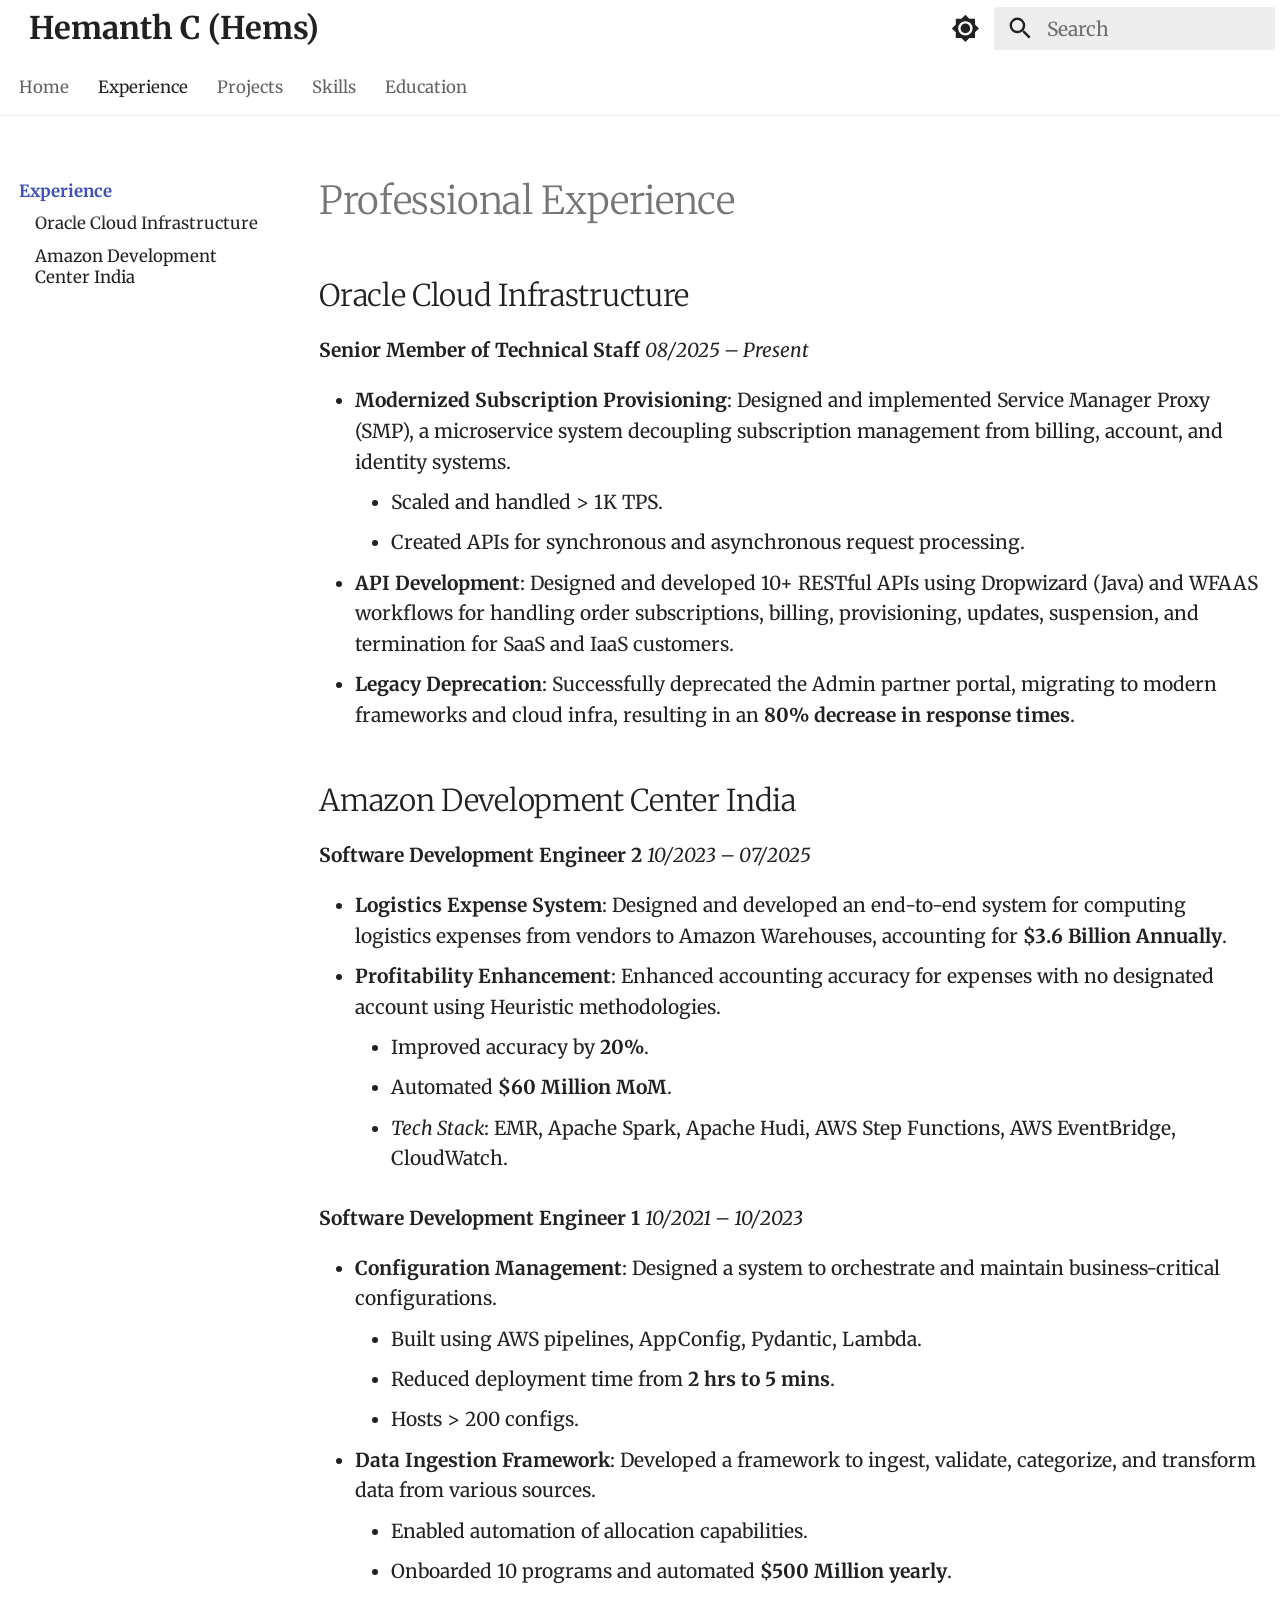
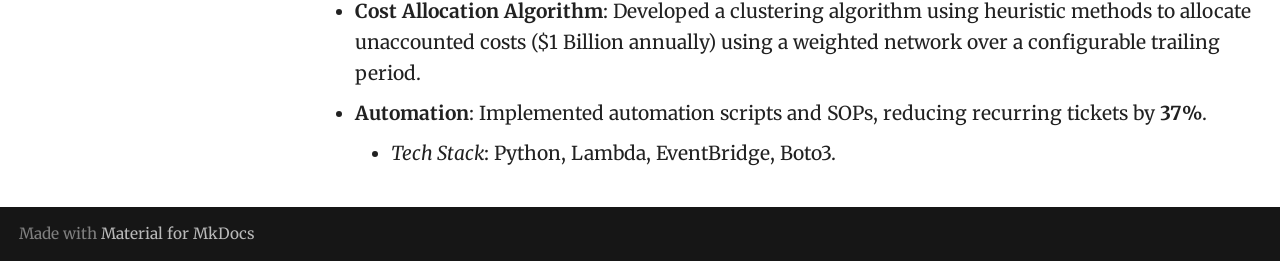
<file: components/experience/index.html>
<!doctype html>
<html lang="en" class="no-js">
  <head>
    
      <meta charset="utf-8">
      <meta name="viewport" content="width=device-width,initial-scale=1">
      
      
        <meta name="author" content="Hemanth C">
      
      
        <link rel="canonical" href="https://hemanthvenki910.github.io/Personal-website/components/experience/">
      
      
        <link rel="prev" href="../..">
      
      
        <link rel="next" href="../projects/">
      
      
        
      
      
      <link rel="icon" href="../../assets/images/favicon.png">
      <meta name="generator" content="mkdocs-1.6.1, mkdocs-material-9.7.1">
    
    
      
        <title>Experience - Hemanth C (Hems)</title>
      
    
    
      <link rel="stylesheet" href="../../assets/stylesheets/main.484c7ddc.min.css">
      
        
        <link rel="stylesheet" href="../../assets/stylesheets/palette.ab4e12ef.min.css">
      
      


    
    
      
    
    
      
        
        
        <link rel="preconnect" href="https://fonts.gstatic.com" crossorigin>
        <link rel="stylesheet" href="https://fonts.googleapis.com/css?family=Merriweather:300,300i,400,400i,700,700i%7CFira+Code:400,400i,700,700i&display=fallback">
        <style>:root{--md-text-font:"Merriweather";--md-code-font:"Fira Code"}</style>
      
    
    
      <link rel="stylesheet" href="../../stylesheets/extra.css">
    
    <script>__md_scope=new URL("../..",location),__md_hash=e=>[...e].reduce(((e,_)=>(e<<5)-e+_.charCodeAt(0)),0),__md_get=(e,_=localStorage,t=__md_scope)=>JSON.parse(_.getItem(t.pathname+"."+e)),__md_set=(e,_,t=localStorage,a=__md_scope)=>{try{t.setItem(a.pathname+"."+e,JSON.stringify(_))}catch(e){}}</script>
    
      

    
    
  </head>
  
  
    
    
      
    
    
    
    
    <body dir="ltr" data-md-color-scheme="default" data-md-color-primary="white" data-md-color-accent="indigo">
  
    
    <input class="md-toggle" data-md-toggle="drawer" type="checkbox" id="__drawer" autocomplete="off">
    <input class="md-toggle" data-md-toggle="search" type="checkbox" id="__search" autocomplete="off">
    <label class="md-overlay" for="__drawer"></label>
    <div data-md-component="skip">
      
        
        <a href="#professional-experience" class="md-skip">
          Skip to content
        </a>
      
    </div>
    <div data-md-component="announce">
      
    </div>
    
    
      

<header class="md-header" data-md-component="header">
  <nav class="md-header__inner md-grid" aria-label="Header">
    <a href="../.." title="Hemanth C (Hems)" class="md-header__button md-logo" aria-label="Hemanth C (Hems)" data-md-component="logo">
      
  <img src="../../artifacts/website/home.png" alt="logo">

    </a>
    <label class="md-header__button md-icon" for="__drawer">
      
      <svg xmlns="http://www.w3.org/2000/svg" viewBox="0 0 24 24"><path d="M3 6h18v2H3zm0 5h18v2H3zm0 5h18v2H3z"/></svg>
    </label>
    <div class="md-header__title" data-md-component="header-title">
      <div class="md-header__ellipsis">
        <div class="md-header__topic">
          <span class="md-ellipsis">
            Hemanth C (Hems)
          </span>
        </div>
        <div class="md-header__topic" data-md-component="header-topic">
          <span class="md-ellipsis">
            
              Experience
            
          </span>
        </div>
      </div>
    </div>
    
      
        <form class="md-header__option" data-md-component="palette">
  
    
    
    
    <input class="md-option" data-md-color-media="" data-md-color-scheme="default" data-md-color-primary="white" data-md-color-accent="indigo"  aria-label="Switch to dark mode"  type="radio" name="__palette" id="__palette_0">
    
      <label class="md-header__button md-icon" title="Switch to dark mode" for="__palette_1" hidden>
        <svg xmlns="http://www.w3.org/2000/svg" viewBox="0 0 24 24"><path d="M12 8a4 4 0 0 0-4 4 4 4 0 0 0 4 4 4 4 0 0 0 4-4 4 4 0 0 0-4-4m0 10a6 6 0 0 1-6-6 6 6 0 0 1 6-6 6 6 0 0 1 6 6 6 6 0 0 1-6 6m8-9.31V4h-4.69L12 .69 8.69 4H4v4.69L.69 12 4 15.31V20h4.69L12 23.31 15.31 20H20v-4.69L23.31 12z"/></svg>
      </label>
    
  
    
    
    
    <input class="md-option" data-md-color-media="" data-md-color-scheme="slate" data-md-color-primary="black" data-md-color-accent="white"  aria-label="Switch to light mode"  type="radio" name="__palette" id="__palette_1">
    
      <label class="md-header__button md-icon" title="Switch to light mode" for="__palette_0" hidden>
        <svg xmlns="http://www.w3.org/2000/svg" viewBox="0 0 24 24"><path d="M12 18c-.89 0-1.74-.2-2.5-.55C11.56 16.5 13 14.42 13 12s-1.44-4.5-3.5-5.45C10.26 6.2 11.11 6 12 6a6 6 0 0 1 6 6 6 6 0 0 1-6 6m8-9.31V4h-4.69L12 .69 8.69 4H4v4.69L.69 12 4 15.31V20h4.69L12 23.31 15.31 20H20v-4.69L23.31 12z"/></svg>
      </label>
    
  
</form>
      
    
    
      <script>var palette=__md_get("__palette");if(palette&&palette.color){if("(prefers-color-scheme)"===palette.color.media){var media=matchMedia("(prefers-color-scheme: light)"),input=document.querySelector(media.matches?"[data-md-color-media='(prefers-color-scheme: light)']":"[data-md-color-media='(prefers-color-scheme: dark)']");palette.color.media=input.getAttribute("data-md-color-media"),palette.color.scheme=input.getAttribute("data-md-color-scheme"),palette.color.primary=input.getAttribute("data-md-color-primary"),palette.color.accent=input.getAttribute("data-md-color-accent")}for(var[key,value]of Object.entries(palette.color))document.body.setAttribute("data-md-color-"+key,value)}</script>
    
    
    
      
      
        <label class="md-header__button md-icon" for="__search">
          
          <svg xmlns="http://www.w3.org/2000/svg" viewBox="0 0 24 24"><path d="M9.5 3A6.5 6.5 0 0 1 16 9.5c0 1.61-.59 3.09-1.56 4.23l.27.27h.79l5 5-1.5 1.5-5-5v-.79l-.27-.27A6.52 6.52 0 0 1 9.5 16 6.5 6.5 0 0 1 3 9.5 6.5 6.5 0 0 1 9.5 3m0 2C7 5 5 7 5 9.5S7 14 9.5 14 14 12 14 9.5 12 5 9.5 5"/></svg>
        </label>
        <div class="md-search" data-md-component="search" role="dialog">
  <label class="md-search__overlay" for="__search"></label>
  <div class="md-search__inner" role="search">
    <form class="md-search__form" name="search">
      <input type="text" class="md-search__input" name="query" aria-label="Search" placeholder="Search" autocapitalize="off" autocorrect="off" autocomplete="off" spellcheck="false" data-md-component="search-query" required>
      <label class="md-search__icon md-icon" for="__search">
        
        <svg xmlns="http://www.w3.org/2000/svg" viewBox="0 0 24 24"><path d="M9.5 3A6.5 6.5 0 0 1 16 9.5c0 1.61-.59 3.09-1.56 4.23l.27.27h.79l5 5-1.5 1.5-5-5v-.79l-.27-.27A6.52 6.52 0 0 1 9.5 16 6.5 6.5 0 0 1 3 9.5 6.5 6.5 0 0 1 9.5 3m0 2C7 5 5 7 5 9.5S7 14 9.5 14 14 12 14 9.5 12 5 9.5 5"/></svg>
        
        <svg xmlns="http://www.w3.org/2000/svg" viewBox="0 0 24 24"><path d="M20 11v2H8l5.5 5.5-1.42 1.42L4.16 12l7.92-7.92L13.5 5.5 8 11z"/></svg>
      </label>
      <nav class="md-search__options" aria-label="Search">
        
        <button type="reset" class="md-search__icon md-icon" title="Clear" aria-label="Clear" tabindex="-1">
          
          <svg xmlns="http://www.w3.org/2000/svg" viewBox="0 0 24 24"><path d="M19 6.41 17.59 5 12 10.59 6.41 5 5 6.41 10.59 12 5 17.59 6.41 19 12 13.41 17.59 19 19 17.59 13.41 12z"/></svg>
        </button>
      </nav>
      
    </form>
    <div class="md-search__output">
      <div class="md-search__scrollwrap" tabindex="0" data-md-scrollfix>
        <div class="md-search-result" data-md-component="search-result">
          <div class="md-search-result__meta">
            Initializing search
          </div>
          <ol class="md-search-result__list" role="presentation"></ol>
        </div>
      </div>
    </div>
  </div>
</div>
      
    
    
  </nav>
  
</header>
    
    <div class="md-container" data-md-component="container">
      
      
        
          
            
<nav class="md-tabs" aria-label="Tabs" data-md-component="tabs">
  <div class="md-grid">
    <ul class="md-tabs__list">
      
        
  
  
  
  
    <li class="md-tabs__item">
      <a href="../.." class="md-tabs__link">
        
  
  
    
  
  Home

      </a>
    </li>
  

      
        
  
  
  
    
  
  
    <li class="md-tabs__item md-tabs__item--active">
      <a href="./" class="md-tabs__link">
        
  
  
    
  
  Experience

      </a>
    </li>
  

      
        
  
  
  
  
    <li class="md-tabs__item">
      <a href="../projects/" class="md-tabs__link">
        
  
  
    
  
  Projects

      </a>
    </li>
  

      
        
  
  
  
  
    <li class="md-tabs__item">
      <a href="../skills/" class="md-tabs__link">
        
  
  
    
  
  Skills

      </a>
    </li>
  

      
        
  
  
  
  
    <li class="md-tabs__item">
      <a href="../education/" class="md-tabs__link">
        
  
  
    
  
  Education

      </a>
    </li>
  

      
    </ul>
  </div>
</nav>
          
        
      
      <main class="md-main" data-md-component="main">
        <div class="md-main__inner md-grid">
          
            
              
              <div class="md-sidebar md-sidebar--primary" data-md-component="sidebar" data-md-type="navigation" >
                <div class="md-sidebar__scrollwrap">
                  <div class="md-sidebar__inner">
                    


  


  

<nav class="md-nav md-nav--primary md-nav--lifted md-nav--integrated" aria-label="Navigation" data-md-level="0">
  <label class="md-nav__title" for="__drawer">
    <a href="../.." title="Hemanth C (Hems)" class="md-nav__button md-logo" aria-label="Hemanth C (Hems)" data-md-component="logo">
      
  <img src="../../artifacts/website/home.png" alt="logo">

    </a>
    Hemanth C (Hems)
  </label>
  
  <ul class="md-nav__list" data-md-scrollfix>
    
      
      
  
  
  
  
    <li class="md-nav__item">
      <a href="../.." class="md-nav__link">
        
  
  
  <span class="md-ellipsis">
    
  
    Home
  

    
  </span>
  
  

      </a>
    </li>
  

    
      
      
  
  
    
  
  
  
    <li class="md-nav__item md-nav__item--active">
      
      <input class="md-nav__toggle md-toggle" type="checkbox" id="__toc">
      
      
        
      
      
        <label class="md-nav__link md-nav__link--active" for="__toc">
          
  
  
  <span class="md-ellipsis">
    
  
    Experience
  

    
  </span>
  
  

          <span class="md-nav__icon md-icon"></span>
        </label>
      
      <a href="./" class="md-nav__link md-nav__link--active">
        
  
  
  <span class="md-ellipsis">
    
  
    Experience
  

    
  </span>
  
  

      </a>
      
        

<nav class="md-nav md-nav--secondary" aria-label="Table of contents">
  
  
  
    
  
  
    <label class="md-nav__title" for="__toc">
      <span class="md-nav__icon md-icon"></span>
      Table of contents
    </label>
    <ul class="md-nav__list" data-md-component="toc" data-md-scrollfix>
      
        <li class="md-nav__item">
  <a href="#oracle-cloud-infrastructure" class="md-nav__link">
    <span class="md-ellipsis">
      
        Oracle Cloud Infrastructure
      
    </span>
  </a>
  
</li>
      
        <li class="md-nav__item">
  <a href="#amazon-development-center-india" class="md-nav__link">
    <span class="md-ellipsis">
      
        Amazon Development Center India
      
    </span>
  </a>
  
</li>
      
    </ul>
  
</nav>
      
    </li>
  

    
      
      
  
  
  
  
    <li class="md-nav__item">
      <a href="../projects/" class="md-nav__link">
        
  
  
  <span class="md-ellipsis">
    
  
    Projects
  

    
  </span>
  
  

      </a>
    </li>
  

    
      
      
  
  
  
  
    <li class="md-nav__item">
      <a href="../skills/" class="md-nav__link">
        
  
  
  <span class="md-ellipsis">
    
  
    Skills
  

    
  </span>
  
  

      </a>
    </li>
  

    
      
      
  
  
  
  
    <li class="md-nav__item">
      <a href="../education/" class="md-nav__link">
        
  
  
  <span class="md-ellipsis">
    
  
    Education
  

    
  </span>
  
  

      </a>
    </li>
  

    
  </ul>
</nav>
                  </div>
                </div>
              </div>
            
            
          
          
            <div class="md-content" data-md-component="content">
              
              <article class="md-content__inner md-typeset">
                
                  



<h1 id="professional-experience">Professional Experience</h1>
<h2 id="oracle-cloud-infrastructure">Oracle Cloud Infrastructure</h2>
<p><strong>Senior Member of Technical Staff</strong>
<em>08/2025 – Present</em></p>
<ul>
<li><strong>Modernized Subscription Provisioning</strong>: Designed and implemented Service Manager Proxy (SMP), a microservice system decoupling subscription management from billing, account, and identity systems.<ul>
<li>Scaled and handled &gt; 1K TPS.</li>
<li>Created APIs for synchronous and asynchronous request processing.</li>
</ul>
</li>
<li><strong>API Development</strong>: Designed and developed 10+ RESTful APIs using Dropwizard (Java) and WFAAS workflows for handling order subscriptions, billing, provisioning, updates, suspension, and termination for SaaS and IaaS customers.</li>
<li><strong>Legacy Deprecation</strong>: Successfully deprecated the Admin partner portal, migrating to modern frameworks and cloud infra, resulting in an <strong>80% decrease in response times</strong>.</li>
</ul>
<h2 id="amazon-development-center-india">Amazon Development Center India</h2>
<p><strong>Software Development Engineer 2</strong>
<em>10/2023 – 07/2025</em></p>
<ul>
<li><strong>Logistics Expense System</strong>: Designed and developed an end-to-end system for computing logistics expenses from vendors to Amazon Warehouses, accounting for <strong>$3.6 Billion Annually</strong>.</li>
<li><strong>Profitability Enhancement</strong>: Enhanced accounting accuracy for expenses with no designated account using Heuristic methodologies.<ul>
<li>Improved accuracy by <strong>20%</strong>.</li>
<li>Automated <strong>$60 Million MoM</strong>.</li>
<li><em>Tech Stack</em>: EMR, Apache Spark, Apache Hudi, AWS Step Functions, AWS EventBridge, CloudWatch.</li>
</ul>
</li>
</ul>
<p><strong>Software Development Engineer 1</strong>
<em>10/2021 – 10/2023</em></p>
<ul>
<li><strong>Configuration Management</strong>: Designed a system to orchestrate and maintain business-critical configurations.<ul>
<li>Built using AWS pipelines, AppConfig, Pydantic, Lambda.</li>
<li>Reduced deployment time from <strong>2 hrs to 5 mins</strong>.</li>
<li>Hosts &gt; 200 configs.</li>
</ul>
</li>
<li><strong>Data Ingestion Framework</strong>: Developed a framework to ingest, validate, categorize, and transform data from various sources.<ul>
<li>Enabled automation of allocation capabilities.</li>
<li>Onboarded 10 programs and automated <strong>$500 Million yearly</strong>.</li>
</ul>
</li>
<li><strong>Cost Allocation Algorithm</strong>: Developed a clustering algorithm using heuristic methods to allocate unaccounted costs ($1 Billion annually) using a weighted network over a configurable trailing period.</li>
<li><strong>Automation</strong>: Implemented automation scripts and SOPs, reducing recurring tickets by <strong>37%</strong>.<ul>
<li><em>Tech Stack</em>: Python, Lambda, EventBridge, Boto3.</li>
</ul>
</li>
</ul>












                
              </article>
            </div>
          
          
<script>var target=document.getElementById(location.hash.slice(1));target&&target.name&&(target.checked=target.name.startsWith("__tabbed_"))</script>
        </div>
        
          <button type="button" class="md-top md-icon" data-md-component="top" hidden>
  
  <svg xmlns="http://www.w3.org/2000/svg" viewBox="0 0 24 24"><path d="M13 20h-2V8l-5.5 5.5-1.42-1.42L12 4.16l7.92 7.92-1.42 1.42L13 8z"/></svg>
  Back to top
</button>
        
      </main>
      
        <footer class="md-footer">
  
  <div class="md-footer-meta md-typeset">
    <div class="md-footer-meta__inner md-grid">
      <div class="md-copyright">
  
  
    Made with
    <a href="https://squidfunk.github.io/mkdocs-material/" target="_blank" rel="noopener">
      Material for MkDocs
    </a>
  
</div>
      
    </div>
  </div>
</footer>
      
    </div>
    <div class="md-dialog" data-md-component="dialog">
      <div class="md-dialog__inner md-typeset"></div>
    </div>
    
    
    
      
      
      <script id="__config" type="application/json">{"annotate": null, "base": "../..", "features": ["toc.follow", "toc.integrate", "navigation.tabs", "navigation.sections", "navigation.top", "navigation.tracking"], "search": "../../assets/javascripts/workers/search.2c215733.min.js", "tags": null, "translations": {"clipboard.copied": "Copied to clipboard", "clipboard.copy": "Copy to clipboard", "search.result.more.one": "1 more on this page", "search.result.more.other": "# more on this page", "search.result.none": "No matching documents", "search.result.one": "1 matching document", "search.result.other": "# matching documents", "search.result.placeholder": "Type to start searching", "search.result.term.missing": "Missing", "select.version": "Select version"}, "version": null}</script>
    
    
      <script src="../../assets/javascripts/bundle.79ae519e.min.js"></script>
      
    
  </body>
</html>
</file>
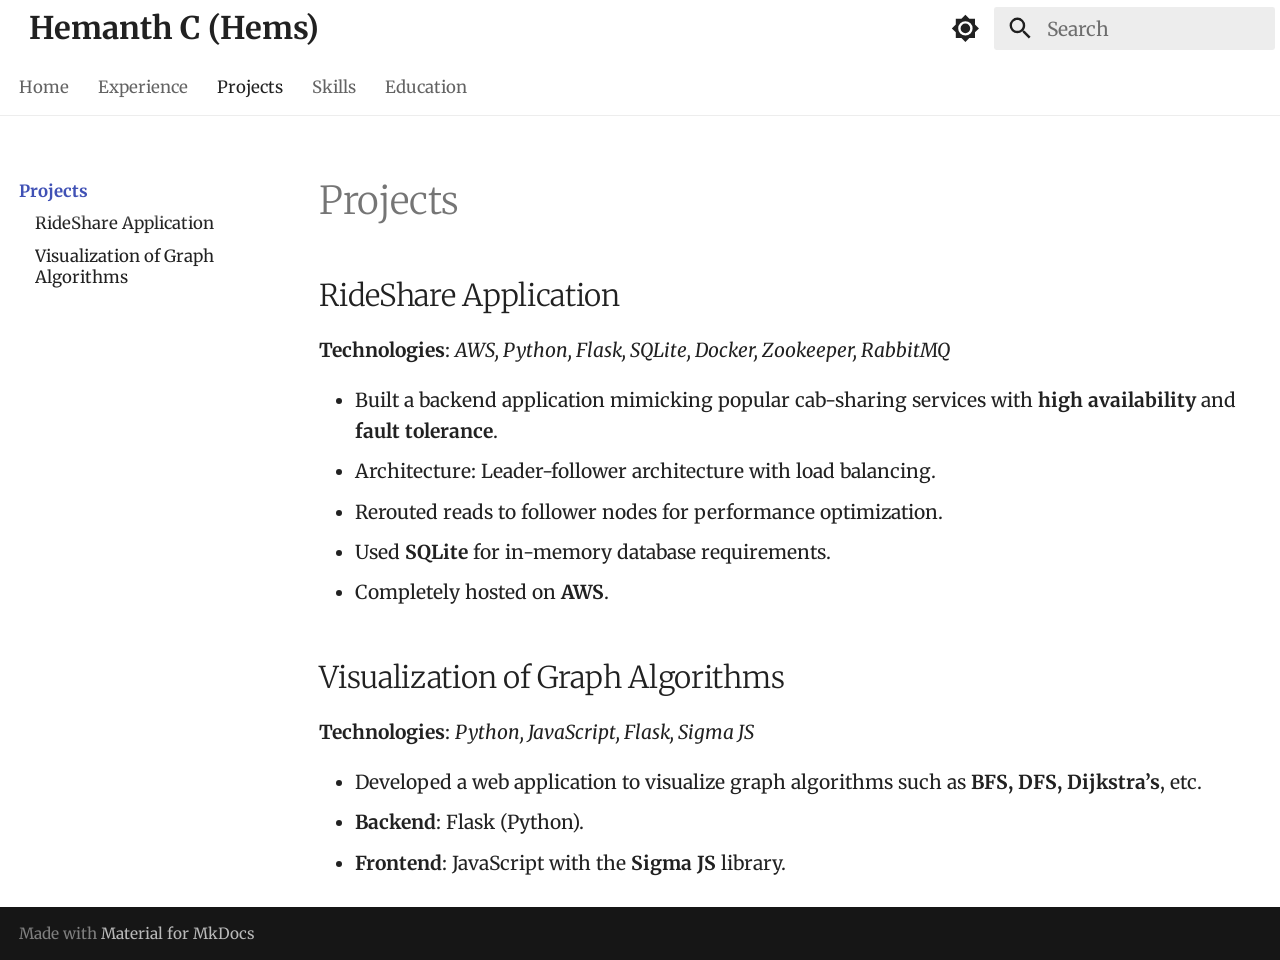
<file: components/projects/index.html>
<!doctype html>
<html lang="en" class="no-js">
  <head>
    
      <meta charset="utf-8">
      <meta name="viewport" content="width=device-width,initial-scale=1">
      
      
        <meta name="author" content="Hemanth C">
      
      
        <link rel="canonical" href="https://hemanthvenki910.github.io/Personal-website/components/projects/">
      
      
        <link rel="prev" href="../experience/">
      
      
        <link rel="next" href="../skills/">
      
      
        
      
      
      <link rel="icon" href="../../assets/images/favicon.png">
      <meta name="generator" content="mkdocs-1.6.1, mkdocs-material-9.7.1">
    
    
      
        <title>Projects - Hemanth C (Hems)</title>
      
    
    
      <link rel="stylesheet" href="../../assets/stylesheets/main.484c7ddc.min.css">
      
        
        <link rel="stylesheet" href="../../assets/stylesheets/palette.ab4e12ef.min.css">
      
      


    
    
      
    
    
      
        
        
        <link rel="preconnect" href="https://fonts.gstatic.com" crossorigin>
        <link rel="stylesheet" href="https://fonts.googleapis.com/css?family=Merriweather:300,300i,400,400i,700,700i%7CFira+Code:400,400i,700,700i&display=fallback">
        <style>:root{--md-text-font:"Merriweather";--md-code-font:"Fira Code"}</style>
      
    
    
      <link rel="stylesheet" href="../../stylesheets/extra.css">
    
    <script>__md_scope=new URL("../..",location),__md_hash=e=>[...e].reduce(((e,_)=>(e<<5)-e+_.charCodeAt(0)),0),__md_get=(e,_=localStorage,t=__md_scope)=>JSON.parse(_.getItem(t.pathname+"."+e)),__md_set=(e,_,t=localStorage,a=__md_scope)=>{try{t.setItem(a.pathname+"."+e,JSON.stringify(_))}catch(e){}}</script>
    
      

    
    
  </head>
  
  
    
    
      
    
    
    
    
    <body dir="ltr" data-md-color-scheme="default" data-md-color-primary="white" data-md-color-accent="indigo">
  
    
    <input class="md-toggle" data-md-toggle="drawer" type="checkbox" id="__drawer" autocomplete="off">
    <input class="md-toggle" data-md-toggle="search" type="checkbox" id="__search" autocomplete="off">
    <label class="md-overlay" for="__drawer"></label>
    <div data-md-component="skip">
      
        
        <a href="#projects" class="md-skip">
          Skip to content
        </a>
      
    </div>
    <div data-md-component="announce">
      
    </div>
    
    
      

<header class="md-header" data-md-component="header">
  <nav class="md-header__inner md-grid" aria-label="Header">
    <a href="../.." title="Hemanth C (Hems)" class="md-header__button md-logo" aria-label="Hemanth C (Hems)" data-md-component="logo">
      
  <img src="../../artifacts/website/home.png" alt="logo">

    </a>
    <label class="md-header__button md-icon" for="__drawer">
      
      <svg xmlns="http://www.w3.org/2000/svg" viewBox="0 0 24 24"><path d="M3 6h18v2H3zm0 5h18v2H3zm0 5h18v2H3z"/></svg>
    </label>
    <div class="md-header__title" data-md-component="header-title">
      <div class="md-header__ellipsis">
        <div class="md-header__topic">
          <span class="md-ellipsis">
            Hemanth C (Hems)
          </span>
        </div>
        <div class="md-header__topic" data-md-component="header-topic">
          <span class="md-ellipsis">
            
              Projects
            
          </span>
        </div>
      </div>
    </div>
    
      
        <form class="md-header__option" data-md-component="palette">
  
    
    
    
    <input class="md-option" data-md-color-media="" data-md-color-scheme="default" data-md-color-primary="white" data-md-color-accent="indigo"  aria-label="Switch to dark mode"  type="radio" name="__palette" id="__palette_0">
    
      <label class="md-header__button md-icon" title="Switch to dark mode" for="__palette_1" hidden>
        <svg xmlns="http://www.w3.org/2000/svg" viewBox="0 0 24 24"><path d="M12 8a4 4 0 0 0-4 4 4 4 0 0 0 4 4 4 4 0 0 0 4-4 4 4 0 0 0-4-4m0 10a6 6 0 0 1-6-6 6 6 0 0 1 6-6 6 6 0 0 1 6 6 6 6 0 0 1-6 6m8-9.31V4h-4.69L12 .69 8.69 4H4v4.69L.69 12 4 15.31V20h4.69L12 23.31 15.31 20H20v-4.69L23.31 12z"/></svg>
      </label>
    
  
    
    
    
    <input class="md-option" data-md-color-media="" data-md-color-scheme="slate" data-md-color-primary="black" data-md-color-accent="white"  aria-label="Switch to light mode"  type="radio" name="__palette" id="__palette_1">
    
      <label class="md-header__button md-icon" title="Switch to light mode" for="__palette_0" hidden>
        <svg xmlns="http://www.w3.org/2000/svg" viewBox="0 0 24 24"><path d="M12 18c-.89 0-1.74-.2-2.5-.55C11.56 16.5 13 14.42 13 12s-1.44-4.5-3.5-5.45C10.26 6.2 11.11 6 12 6a6 6 0 0 1 6 6 6 6 0 0 1-6 6m8-9.31V4h-4.69L12 .69 8.69 4H4v4.69L.69 12 4 15.31V20h4.69L12 23.31 15.31 20H20v-4.69L23.31 12z"/></svg>
      </label>
    
  
</form>
      
    
    
      <script>var palette=__md_get("__palette");if(palette&&palette.color){if("(prefers-color-scheme)"===palette.color.media){var media=matchMedia("(prefers-color-scheme: light)"),input=document.querySelector(media.matches?"[data-md-color-media='(prefers-color-scheme: light)']":"[data-md-color-media='(prefers-color-scheme: dark)']");palette.color.media=input.getAttribute("data-md-color-media"),palette.color.scheme=input.getAttribute("data-md-color-scheme"),palette.color.primary=input.getAttribute("data-md-color-primary"),palette.color.accent=input.getAttribute("data-md-color-accent")}for(var[key,value]of Object.entries(palette.color))document.body.setAttribute("data-md-color-"+key,value)}</script>
    
    
    
      
      
        <label class="md-header__button md-icon" for="__search">
          
          <svg xmlns="http://www.w3.org/2000/svg" viewBox="0 0 24 24"><path d="M9.5 3A6.5 6.5 0 0 1 16 9.5c0 1.61-.59 3.09-1.56 4.23l.27.27h.79l5 5-1.5 1.5-5-5v-.79l-.27-.27A6.52 6.52 0 0 1 9.5 16 6.5 6.5 0 0 1 3 9.5 6.5 6.5 0 0 1 9.5 3m0 2C7 5 5 7 5 9.5S7 14 9.5 14 14 12 14 9.5 12 5 9.5 5"/></svg>
        </label>
        <div class="md-search" data-md-component="search" role="dialog">
  <label class="md-search__overlay" for="__search"></label>
  <div class="md-search__inner" role="search">
    <form class="md-search__form" name="search">
      <input type="text" class="md-search__input" name="query" aria-label="Search" placeholder="Search" autocapitalize="off" autocorrect="off" autocomplete="off" spellcheck="false" data-md-component="search-query" required>
      <label class="md-search__icon md-icon" for="__search">
        
        <svg xmlns="http://www.w3.org/2000/svg" viewBox="0 0 24 24"><path d="M9.5 3A6.5 6.5 0 0 1 16 9.5c0 1.61-.59 3.09-1.56 4.23l.27.27h.79l5 5-1.5 1.5-5-5v-.79l-.27-.27A6.52 6.52 0 0 1 9.5 16 6.5 6.5 0 0 1 3 9.5 6.5 6.5 0 0 1 9.5 3m0 2C7 5 5 7 5 9.5S7 14 9.5 14 14 12 14 9.5 12 5 9.5 5"/></svg>
        
        <svg xmlns="http://www.w3.org/2000/svg" viewBox="0 0 24 24"><path d="M20 11v2H8l5.5 5.5-1.42 1.42L4.16 12l7.92-7.92L13.5 5.5 8 11z"/></svg>
      </label>
      <nav class="md-search__options" aria-label="Search">
        
        <button type="reset" class="md-search__icon md-icon" title="Clear" aria-label="Clear" tabindex="-1">
          
          <svg xmlns="http://www.w3.org/2000/svg" viewBox="0 0 24 24"><path d="M19 6.41 17.59 5 12 10.59 6.41 5 5 6.41 10.59 12 5 17.59 6.41 19 12 13.41 17.59 19 19 17.59 13.41 12z"/></svg>
        </button>
      </nav>
      
    </form>
    <div class="md-search__output">
      <div class="md-search__scrollwrap" tabindex="0" data-md-scrollfix>
        <div class="md-search-result" data-md-component="search-result">
          <div class="md-search-result__meta">
            Initializing search
          </div>
          <ol class="md-search-result__list" role="presentation"></ol>
        </div>
      </div>
    </div>
  </div>
</div>
      
    
    
  </nav>
  
</header>
    
    <div class="md-container" data-md-component="container">
      
      
        
          
            
<nav class="md-tabs" aria-label="Tabs" data-md-component="tabs">
  <div class="md-grid">
    <ul class="md-tabs__list">
      
        
  
  
  
  
    <li class="md-tabs__item">
      <a href="../.." class="md-tabs__link">
        
  
  
    
  
  Home

      </a>
    </li>
  

      
        
  
  
  
  
    <li class="md-tabs__item">
      <a href="../experience/" class="md-tabs__link">
        
  
  
    
  
  Experience

      </a>
    </li>
  

      
        
  
  
  
    
  
  
    <li class="md-tabs__item md-tabs__item--active">
      <a href="./" class="md-tabs__link">
        
  
  
    
  
  Projects

      </a>
    </li>
  

      
        
  
  
  
  
    <li class="md-tabs__item">
      <a href="../skills/" class="md-tabs__link">
        
  
  
    
  
  Skills

      </a>
    </li>
  

      
        
  
  
  
  
    <li class="md-tabs__item">
      <a href="../education/" class="md-tabs__link">
        
  
  
    
  
  Education

      </a>
    </li>
  

      
    </ul>
  </div>
</nav>
          
        
      
      <main class="md-main" data-md-component="main">
        <div class="md-main__inner md-grid">
          
            
              
              <div class="md-sidebar md-sidebar--primary" data-md-component="sidebar" data-md-type="navigation" >
                <div class="md-sidebar__scrollwrap">
                  <div class="md-sidebar__inner">
                    


  


  

<nav class="md-nav md-nav--primary md-nav--lifted md-nav--integrated" aria-label="Navigation" data-md-level="0">
  <label class="md-nav__title" for="__drawer">
    <a href="../.." title="Hemanth C (Hems)" class="md-nav__button md-logo" aria-label="Hemanth C (Hems)" data-md-component="logo">
      
  <img src="../../artifacts/website/home.png" alt="logo">

    </a>
    Hemanth C (Hems)
  </label>
  
  <ul class="md-nav__list" data-md-scrollfix>
    
      
      
  
  
  
  
    <li class="md-nav__item">
      <a href="../.." class="md-nav__link">
        
  
  
  <span class="md-ellipsis">
    
  
    Home
  

    
  </span>
  
  

      </a>
    </li>
  

    
      
      
  
  
  
  
    <li class="md-nav__item">
      <a href="../experience/" class="md-nav__link">
        
  
  
  <span class="md-ellipsis">
    
  
    Experience
  

    
  </span>
  
  

      </a>
    </li>
  

    
      
      
  
  
    
  
  
  
    <li class="md-nav__item md-nav__item--active">
      
      <input class="md-nav__toggle md-toggle" type="checkbox" id="__toc">
      
      
        
      
      
        <label class="md-nav__link md-nav__link--active" for="__toc">
          
  
  
  <span class="md-ellipsis">
    
  
    Projects
  

    
  </span>
  
  

          <span class="md-nav__icon md-icon"></span>
        </label>
      
      <a href="./" class="md-nav__link md-nav__link--active">
        
  
  
  <span class="md-ellipsis">
    
  
    Projects
  

    
  </span>
  
  

      </a>
      
        

<nav class="md-nav md-nav--secondary" aria-label="Table of contents">
  
  
  
    
  
  
    <label class="md-nav__title" for="__toc">
      <span class="md-nav__icon md-icon"></span>
      Table of contents
    </label>
    <ul class="md-nav__list" data-md-component="toc" data-md-scrollfix>
      
        <li class="md-nav__item">
  <a href="#rideshare-application" class="md-nav__link">
    <span class="md-ellipsis">
      
        RideShare Application
      
    </span>
  </a>
  
</li>
      
        <li class="md-nav__item">
  <a href="#visualization-of-graph-algorithms" class="md-nav__link">
    <span class="md-ellipsis">
      
        Visualization of Graph Algorithms
      
    </span>
  </a>
  
</li>
      
    </ul>
  
</nav>
      
    </li>
  

    
      
      
  
  
  
  
    <li class="md-nav__item">
      <a href="../skills/" class="md-nav__link">
        
  
  
  <span class="md-ellipsis">
    
  
    Skills
  

    
  </span>
  
  

      </a>
    </li>
  

    
      
      
  
  
  
  
    <li class="md-nav__item">
      <a href="../education/" class="md-nav__link">
        
  
  
  <span class="md-ellipsis">
    
  
    Education
  

    
  </span>
  
  

      </a>
    </li>
  

    
  </ul>
</nav>
                  </div>
                </div>
              </div>
            
            
          
          
            <div class="md-content" data-md-component="content">
              
              <article class="md-content__inner md-typeset">
                
                  



<h1 id="projects">Projects</h1>
<h2 id="rideshare-application">RideShare Application</h2>
<p><strong>Technologies</strong>: <em>AWS, Python, Flask, SQLite, Docker, Zookeeper, RabbitMQ</em></p>
<ul>
<li>Built a backend application mimicking popular cab-sharing services with <strong>high availability</strong> and <strong>fault tolerance</strong>.</li>
<li>Architecture: Leader-follower architecture with load balancing.</li>
<li>Rerouted reads to follower nodes for performance optimization.</li>
<li>Used <strong>SQLite</strong> for in-memory database requirements.</li>
<li>Completely hosted on <strong>AWS</strong>.</li>
</ul>
<h2 id="visualization-of-graph-algorithms">Visualization of Graph Algorithms</h2>
<p><strong>Technologies</strong>: <em>Python, JavaScript, Flask, Sigma JS</em></p>
<ul>
<li>Developed a web application to visualize graph algorithms such as <strong>BFS, DFS, Dijkstra’s</strong>, etc.</li>
<li><strong>Backend</strong>: Flask (Python).</li>
<li><strong>Frontend</strong>: JavaScript with the <strong>Sigma JS</strong> library.</li>
</ul>












                
              </article>
            </div>
          
          
<script>var target=document.getElementById(location.hash.slice(1));target&&target.name&&(target.checked=target.name.startsWith("__tabbed_"))</script>
        </div>
        
          <button type="button" class="md-top md-icon" data-md-component="top" hidden>
  
  <svg xmlns="http://www.w3.org/2000/svg" viewBox="0 0 24 24"><path d="M13 20h-2V8l-5.5 5.5-1.42-1.42L12 4.16l7.92 7.92-1.42 1.42L13 8z"/></svg>
  Back to top
</button>
        
      </main>
      
        <footer class="md-footer">
  
  <div class="md-footer-meta md-typeset">
    <div class="md-footer-meta__inner md-grid">
      <div class="md-copyright">
  
  
    Made with
    <a href="https://squidfunk.github.io/mkdocs-material/" target="_blank" rel="noopener">
      Material for MkDocs
    </a>
  
</div>
      
    </div>
  </div>
</footer>
      
    </div>
    <div class="md-dialog" data-md-component="dialog">
      <div class="md-dialog__inner md-typeset"></div>
    </div>
    
    
    
      
      
      <script id="__config" type="application/json">{"annotate": null, "base": "../..", "features": ["toc.follow", "toc.integrate", "navigation.tabs", "navigation.sections", "navigation.top", "navigation.tracking"], "search": "../../assets/javascripts/workers/search.2c215733.min.js", "tags": null, "translations": {"clipboard.copied": "Copied to clipboard", "clipboard.copy": "Copy to clipboard", "search.result.more.one": "1 more on this page", "search.result.more.other": "# more on this page", "search.result.none": "No matching documents", "search.result.one": "1 matching document", "search.result.other": "# matching documents", "search.result.placeholder": "Type to start searching", "search.result.term.missing": "Missing", "select.version": "Select version"}, "version": null}</script>
    
    
      <script src="../../assets/javascripts/bundle.79ae519e.min.js"></script>
      
    
  </body>
</html>
</file>
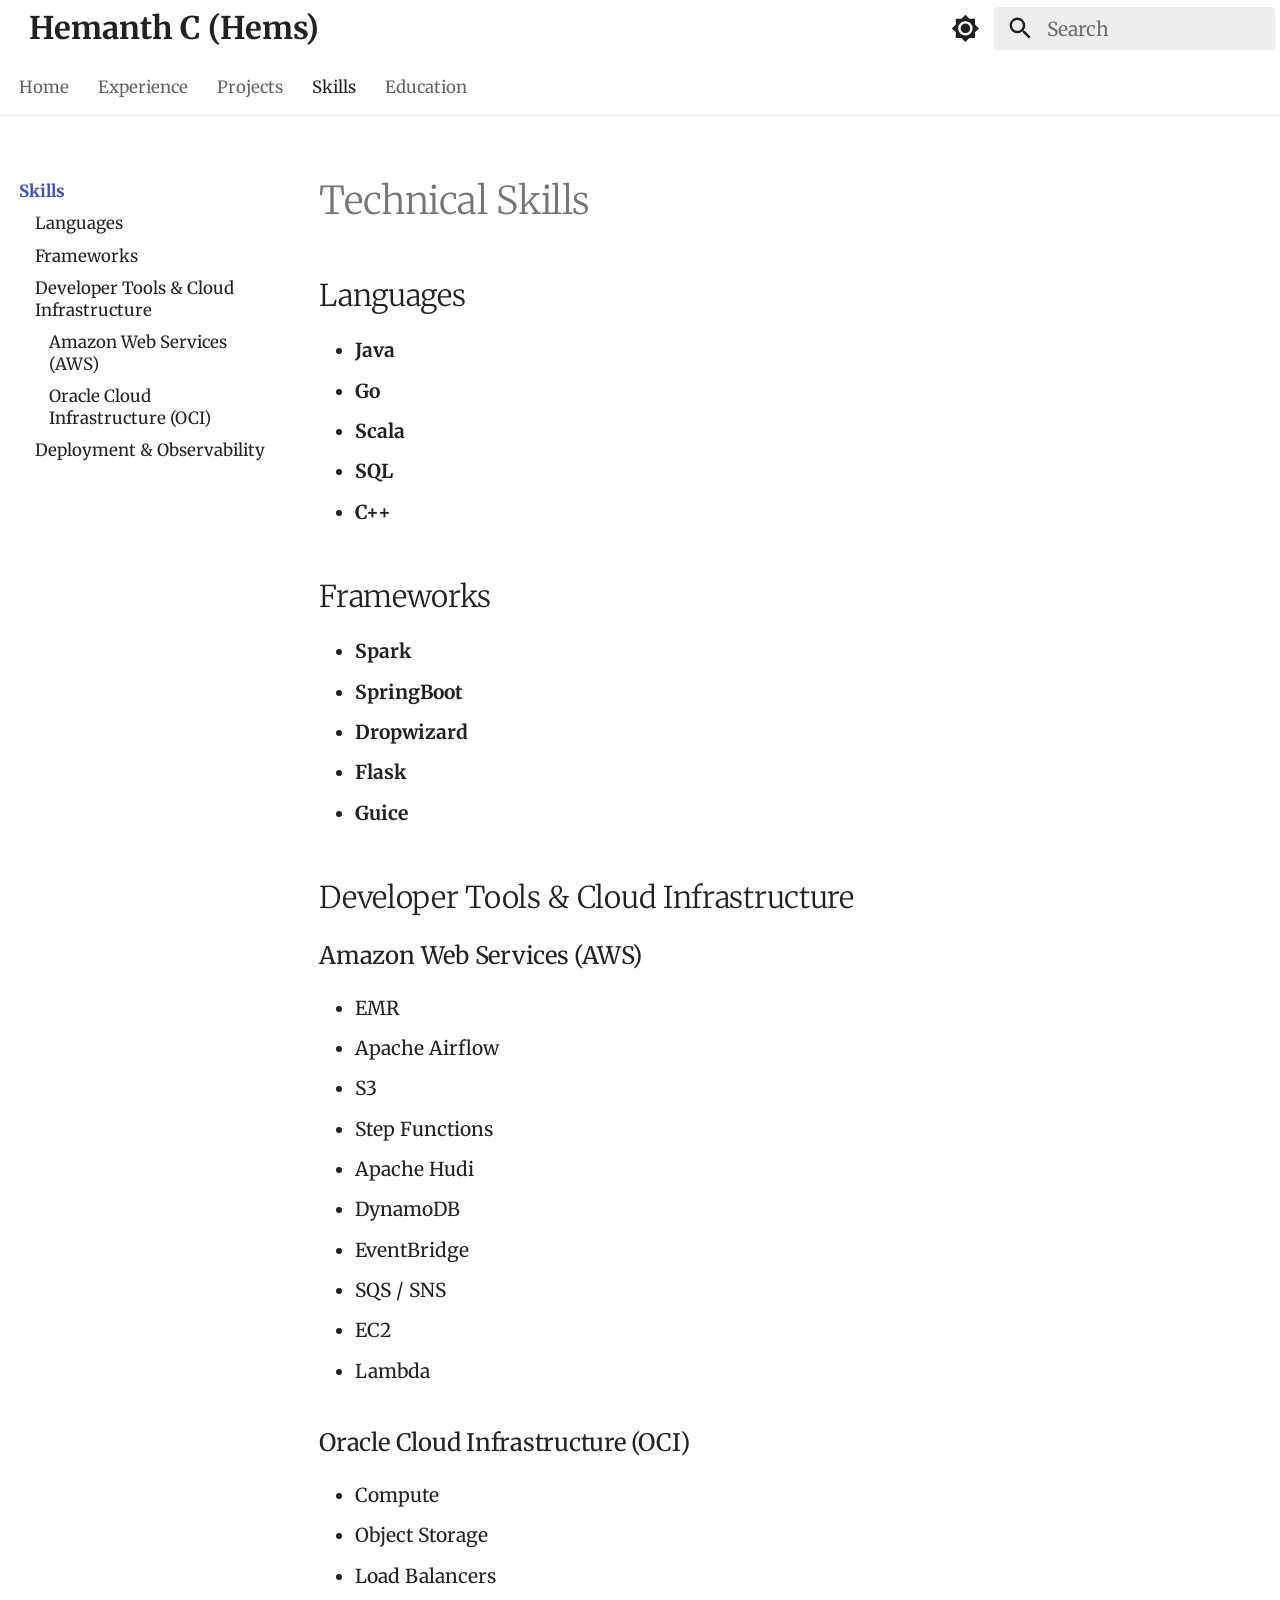
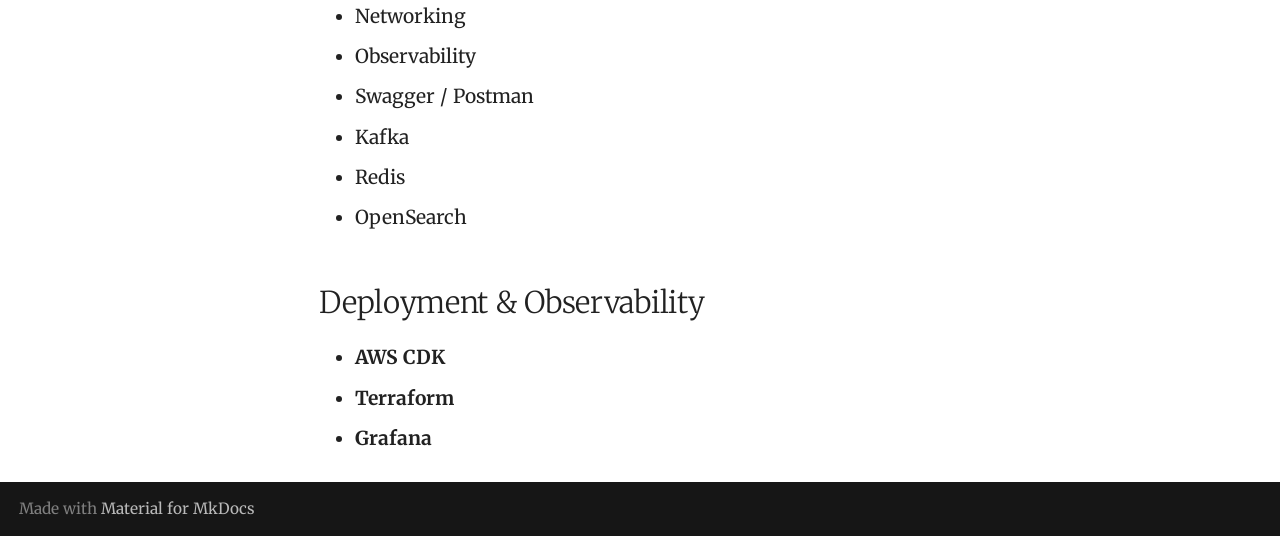
<file: components/skills/index.html>
<!doctype html>
<html lang="en" class="no-js">
  <head>
    
      <meta charset="utf-8">
      <meta name="viewport" content="width=device-width,initial-scale=1">
      
      
        <meta name="author" content="Hemanth C">
      
      
        <link rel="canonical" href="https://hemanthvenki910.github.io/Personal-website/components/skills/">
      
      
        <link rel="prev" href="../projects/">
      
      
        <link rel="next" href="../education/">
      
      
        
      
      
      <link rel="icon" href="../../assets/images/favicon.png">
      <meta name="generator" content="mkdocs-1.6.1, mkdocs-material-9.7.1">
    
    
      
        <title>Skills - Hemanth C (Hems)</title>
      
    
    
      <link rel="stylesheet" href="../../assets/stylesheets/main.484c7ddc.min.css">
      
        
        <link rel="stylesheet" href="../../assets/stylesheets/palette.ab4e12ef.min.css">
      
      


    
    
      
    
    
      
        
        
        <link rel="preconnect" href="https://fonts.gstatic.com" crossorigin>
        <link rel="stylesheet" href="https://fonts.googleapis.com/css?family=Merriweather:300,300i,400,400i,700,700i%7CFira+Code:400,400i,700,700i&display=fallback">
        <style>:root{--md-text-font:"Merriweather";--md-code-font:"Fira Code"}</style>
      
    
    
      <link rel="stylesheet" href="../../stylesheets/extra.css">
    
    <script>__md_scope=new URL("../..",location),__md_hash=e=>[...e].reduce(((e,_)=>(e<<5)-e+_.charCodeAt(0)),0),__md_get=(e,_=localStorage,t=__md_scope)=>JSON.parse(_.getItem(t.pathname+"."+e)),__md_set=(e,_,t=localStorage,a=__md_scope)=>{try{t.setItem(a.pathname+"."+e,JSON.stringify(_))}catch(e){}}</script>
    
      

    
    
  </head>
  
  
    
    
      
    
    
    
    
    <body dir="ltr" data-md-color-scheme="default" data-md-color-primary="white" data-md-color-accent="indigo">
  
    
    <input class="md-toggle" data-md-toggle="drawer" type="checkbox" id="__drawer" autocomplete="off">
    <input class="md-toggle" data-md-toggle="search" type="checkbox" id="__search" autocomplete="off">
    <label class="md-overlay" for="__drawer"></label>
    <div data-md-component="skip">
      
        
        <a href="#technical-skills" class="md-skip">
          Skip to content
        </a>
      
    </div>
    <div data-md-component="announce">
      
    </div>
    
    
      

<header class="md-header" data-md-component="header">
  <nav class="md-header__inner md-grid" aria-label="Header">
    <a href="../.." title="Hemanth C (Hems)" class="md-header__button md-logo" aria-label="Hemanth C (Hems)" data-md-component="logo">
      
  <img src="../../artifacts/website/home.png" alt="logo">

    </a>
    <label class="md-header__button md-icon" for="__drawer">
      
      <svg xmlns="http://www.w3.org/2000/svg" viewBox="0 0 24 24"><path d="M3 6h18v2H3zm0 5h18v2H3zm0 5h18v2H3z"/></svg>
    </label>
    <div class="md-header__title" data-md-component="header-title">
      <div class="md-header__ellipsis">
        <div class="md-header__topic">
          <span class="md-ellipsis">
            Hemanth C (Hems)
          </span>
        </div>
        <div class="md-header__topic" data-md-component="header-topic">
          <span class="md-ellipsis">
            
              Skills
            
          </span>
        </div>
      </div>
    </div>
    
      
        <form class="md-header__option" data-md-component="palette">
  
    
    
    
    <input class="md-option" data-md-color-media="" data-md-color-scheme="default" data-md-color-primary="white" data-md-color-accent="indigo"  aria-label="Switch to dark mode"  type="radio" name="__palette" id="__palette_0">
    
      <label class="md-header__button md-icon" title="Switch to dark mode" for="__palette_1" hidden>
        <svg xmlns="http://www.w3.org/2000/svg" viewBox="0 0 24 24"><path d="M12 8a4 4 0 0 0-4 4 4 4 0 0 0 4 4 4 4 0 0 0 4-4 4 4 0 0 0-4-4m0 10a6 6 0 0 1-6-6 6 6 0 0 1 6-6 6 6 0 0 1 6 6 6 6 0 0 1-6 6m8-9.31V4h-4.69L12 .69 8.69 4H4v4.69L.69 12 4 15.31V20h4.69L12 23.31 15.31 20H20v-4.69L23.31 12z"/></svg>
      </label>
    
  
    
    
    
    <input class="md-option" data-md-color-media="" data-md-color-scheme="slate" data-md-color-primary="black" data-md-color-accent="white"  aria-label="Switch to light mode"  type="radio" name="__palette" id="__palette_1">
    
      <label class="md-header__button md-icon" title="Switch to light mode" for="__palette_0" hidden>
        <svg xmlns="http://www.w3.org/2000/svg" viewBox="0 0 24 24"><path d="M12 18c-.89 0-1.74-.2-2.5-.55C11.56 16.5 13 14.42 13 12s-1.44-4.5-3.5-5.45C10.26 6.2 11.11 6 12 6a6 6 0 0 1 6 6 6 6 0 0 1-6 6m8-9.31V4h-4.69L12 .69 8.69 4H4v4.69L.69 12 4 15.31V20h4.69L12 23.31 15.31 20H20v-4.69L23.31 12z"/></svg>
      </label>
    
  
</form>
      
    
    
      <script>var palette=__md_get("__palette");if(palette&&palette.color){if("(prefers-color-scheme)"===palette.color.media){var media=matchMedia("(prefers-color-scheme: light)"),input=document.querySelector(media.matches?"[data-md-color-media='(prefers-color-scheme: light)']":"[data-md-color-media='(prefers-color-scheme: dark)']");palette.color.media=input.getAttribute("data-md-color-media"),palette.color.scheme=input.getAttribute("data-md-color-scheme"),palette.color.primary=input.getAttribute("data-md-color-primary"),palette.color.accent=input.getAttribute("data-md-color-accent")}for(var[key,value]of Object.entries(palette.color))document.body.setAttribute("data-md-color-"+key,value)}</script>
    
    
    
      
      
        <label class="md-header__button md-icon" for="__search">
          
          <svg xmlns="http://www.w3.org/2000/svg" viewBox="0 0 24 24"><path d="M9.5 3A6.5 6.5 0 0 1 16 9.5c0 1.61-.59 3.09-1.56 4.23l.27.27h.79l5 5-1.5 1.5-5-5v-.79l-.27-.27A6.52 6.52 0 0 1 9.5 16 6.5 6.5 0 0 1 3 9.5 6.5 6.5 0 0 1 9.5 3m0 2C7 5 5 7 5 9.5S7 14 9.5 14 14 12 14 9.5 12 5 9.5 5"/></svg>
        </label>
        <div class="md-search" data-md-component="search" role="dialog">
  <label class="md-search__overlay" for="__search"></label>
  <div class="md-search__inner" role="search">
    <form class="md-search__form" name="search">
      <input type="text" class="md-search__input" name="query" aria-label="Search" placeholder="Search" autocapitalize="off" autocorrect="off" autocomplete="off" spellcheck="false" data-md-component="search-query" required>
      <label class="md-search__icon md-icon" for="__search">
        
        <svg xmlns="http://www.w3.org/2000/svg" viewBox="0 0 24 24"><path d="M9.5 3A6.5 6.5 0 0 1 16 9.5c0 1.61-.59 3.09-1.56 4.23l.27.27h.79l5 5-1.5 1.5-5-5v-.79l-.27-.27A6.52 6.52 0 0 1 9.5 16 6.5 6.5 0 0 1 3 9.5 6.5 6.5 0 0 1 9.5 3m0 2C7 5 5 7 5 9.5S7 14 9.5 14 14 12 14 9.5 12 5 9.5 5"/></svg>
        
        <svg xmlns="http://www.w3.org/2000/svg" viewBox="0 0 24 24"><path d="M20 11v2H8l5.5 5.5-1.42 1.42L4.16 12l7.92-7.92L13.5 5.5 8 11z"/></svg>
      </label>
      <nav class="md-search__options" aria-label="Search">
        
        <button type="reset" class="md-search__icon md-icon" title="Clear" aria-label="Clear" tabindex="-1">
          
          <svg xmlns="http://www.w3.org/2000/svg" viewBox="0 0 24 24"><path d="M19 6.41 17.59 5 12 10.59 6.41 5 5 6.41 10.59 12 5 17.59 6.41 19 12 13.41 17.59 19 19 17.59 13.41 12z"/></svg>
        </button>
      </nav>
      
    </form>
    <div class="md-search__output">
      <div class="md-search__scrollwrap" tabindex="0" data-md-scrollfix>
        <div class="md-search-result" data-md-component="search-result">
          <div class="md-search-result__meta">
            Initializing search
          </div>
          <ol class="md-search-result__list" role="presentation"></ol>
        </div>
      </div>
    </div>
  </div>
</div>
      
    
    
  </nav>
  
</header>
    
    <div class="md-container" data-md-component="container">
      
      
        
          
            
<nav class="md-tabs" aria-label="Tabs" data-md-component="tabs">
  <div class="md-grid">
    <ul class="md-tabs__list">
      
        
  
  
  
  
    <li class="md-tabs__item">
      <a href="../.." class="md-tabs__link">
        
  
  
    
  
  Home

      </a>
    </li>
  

      
        
  
  
  
  
    <li class="md-tabs__item">
      <a href="../experience/" class="md-tabs__link">
        
  
  
    
  
  Experience

      </a>
    </li>
  

      
        
  
  
  
  
    <li class="md-tabs__item">
      <a href="../projects/" class="md-tabs__link">
        
  
  
    
  
  Projects

      </a>
    </li>
  

      
        
  
  
  
    
  
  
    <li class="md-tabs__item md-tabs__item--active">
      <a href="./" class="md-tabs__link">
        
  
  
    
  
  Skills

      </a>
    </li>
  

      
        
  
  
  
  
    <li class="md-tabs__item">
      <a href="../education/" class="md-tabs__link">
        
  
  
    
  
  Education

      </a>
    </li>
  

      
    </ul>
  </div>
</nav>
          
        
      
      <main class="md-main" data-md-component="main">
        <div class="md-main__inner md-grid">
          
            
              
              <div class="md-sidebar md-sidebar--primary" data-md-component="sidebar" data-md-type="navigation" >
                <div class="md-sidebar__scrollwrap">
                  <div class="md-sidebar__inner">
                    


  


  

<nav class="md-nav md-nav--primary md-nav--lifted md-nav--integrated" aria-label="Navigation" data-md-level="0">
  <label class="md-nav__title" for="__drawer">
    <a href="../.." title="Hemanth C (Hems)" class="md-nav__button md-logo" aria-label="Hemanth C (Hems)" data-md-component="logo">
      
  <img src="../../artifacts/website/home.png" alt="logo">

    </a>
    Hemanth C (Hems)
  </label>
  
  <ul class="md-nav__list" data-md-scrollfix>
    
      
      
  
  
  
  
    <li class="md-nav__item">
      <a href="../.." class="md-nav__link">
        
  
  
  <span class="md-ellipsis">
    
  
    Home
  

    
  </span>
  
  

      </a>
    </li>
  

    
      
      
  
  
  
  
    <li class="md-nav__item">
      <a href="../experience/" class="md-nav__link">
        
  
  
  <span class="md-ellipsis">
    
  
    Experience
  

    
  </span>
  
  

      </a>
    </li>
  

    
      
      
  
  
  
  
    <li class="md-nav__item">
      <a href="../projects/" class="md-nav__link">
        
  
  
  <span class="md-ellipsis">
    
  
    Projects
  

    
  </span>
  
  

      </a>
    </li>
  

    
      
      
  
  
    
  
  
  
    <li class="md-nav__item md-nav__item--active">
      
      <input class="md-nav__toggle md-toggle" type="checkbox" id="__toc">
      
      
        
      
      
        <label class="md-nav__link md-nav__link--active" for="__toc">
          
  
  
  <span class="md-ellipsis">
    
  
    Skills
  

    
  </span>
  
  

          <span class="md-nav__icon md-icon"></span>
        </label>
      
      <a href="./" class="md-nav__link md-nav__link--active">
        
  
  
  <span class="md-ellipsis">
    
  
    Skills
  

    
  </span>
  
  

      </a>
      
        

<nav class="md-nav md-nav--secondary" aria-label="Table of contents">
  
  
  
    
  
  
    <label class="md-nav__title" for="__toc">
      <span class="md-nav__icon md-icon"></span>
      Table of contents
    </label>
    <ul class="md-nav__list" data-md-component="toc" data-md-scrollfix>
      
        <li class="md-nav__item">
  <a href="#languages" class="md-nav__link">
    <span class="md-ellipsis">
      
        Languages
      
    </span>
  </a>
  
</li>
      
        <li class="md-nav__item">
  <a href="#frameworks" class="md-nav__link">
    <span class="md-ellipsis">
      
        Frameworks
      
    </span>
  </a>
  
</li>
      
        <li class="md-nav__item">
  <a href="#developer-tools-cloud-infrastructure" class="md-nav__link">
    <span class="md-ellipsis">
      
        Developer Tools &amp; Cloud Infrastructure
      
    </span>
  </a>
  
    <nav class="md-nav" aria-label="Developer Tools &amp; Cloud Infrastructure">
      <ul class="md-nav__list">
        
          <li class="md-nav__item">
  <a href="#amazon-web-services-aws" class="md-nav__link">
    <span class="md-ellipsis">
      
        Amazon Web Services (AWS)
      
    </span>
  </a>
  
</li>
        
          <li class="md-nav__item">
  <a href="#oracle-cloud-infrastructure-oci" class="md-nav__link">
    <span class="md-ellipsis">
      
        Oracle Cloud Infrastructure (OCI)
      
    </span>
  </a>
  
</li>
        
      </ul>
    </nav>
  
</li>
      
        <li class="md-nav__item">
  <a href="#deployment-observability" class="md-nav__link">
    <span class="md-ellipsis">
      
        Deployment &amp; Observability
      
    </span>
  </a>
  
</li>
      
    </ul>
  
</nav>
      
    </li>
  

    
      
      
  
  
  
  
    <li class="md-nav__item">
      <a href="../education/" class="md-nav__link">
        
  
  
  <span class="md-ellipsis">
    
  
    Education
  

    
  </span>
  
  

      </a>
    </li>
  

    
  </ul>
</nav>
                  </div>
                </div>
              </div>
            
            
          
          
            <div class="md-content" data-md-component="content">
              
              <article class="md-content__inner md-typeset">
                
                  



<h1 id="technical-skills">Technical Skills</h1>
<h2 id="languages">Languages</h2>
<ul>
<li><strong>Java</strong></li>
<li><strong>Go</strong></li>
<li><strong>Scala</strong></li>
<li><strong>SQL</strong></li>
<li><strong>C++</strong></li>
</ul>
<h2 id="frameworks">Frameworks</h2>
<ul>
<li><strong>Spark</strong></li>
<li><strong>SpringBoot</strong></li>
<li><strong>Dropwizard</strong></li>
<li><strong>Flask</strong></li>
<li><strong>Guice</strong></li>
</ul>
<h2 id="developer-tools-cloud-infrastructure">Developer Tools &amp; Cloud Infrastructure</h2>
<h3 id="amazon-web-services-aws">Amazon Web Services (AWS)</h3>
<ul>
<li>EMR</li>
<li>Apache Airflow</li>
<li>S3</li>
<li>Step Functions</li>
<li>Apache Hudi</li>
<li>DynamoDB</li>
<li>EventBridge</li>
<li>SQS / SNS</li>
<li>EC2</li>
<li>Lambda</li>
</ul>
<h3 id="oracle-cloud-infrastructure-oci">Oracle Cloud Infrastructure (OCI)</h3>
<ul>
<li>Compute</li>
<li>Object Storage</li>
<li>Load Balancers</li>
<li>Networking</li>
<li>Observability</li>
<li>Swagger / Postman</li>
<li>Kafka</li>
<li>Redis</li>
<li>OpenSearch</li>
</ul>
<h2 id="deployment-observability">Deployment &amp; Observability</h2>
<ul>
<li><strong>AWS CDK</strong></li>
<li><strong>Terraform</strong></li>
<li><strong>Grafana</strong></li>
</ul>












                
              </article>
            </div>
          
          
<script>var target=document.getElementById(location.hash.slice(1));target&&target.name&&(target.checked=target.name.startsWith("__tabbed_"))</script>
        </div>
        
          <button type="button" class="md-top md-icon" data-md-component="top" hidden>
  
  <svg xmlns="http://www.w3.org/2000/svg" viewBox="0 0 24 24"><path d="M13 20h-2V8l-5.5 5.5-1.42-1.42L12 4.16l7.92 7.92-1.42 1.42L13 8z"/></svg>
  Back to top
</button>
        
      </main>
      
        <footer class="md-footer">
  
  <div class="md-footer-meta md-typeset">
    <div class="md-footer-meta__inner md-grid">
      <div class="md-copyright">
  
  
    Made with
    <a href="https://squidfunk.github.io/mkdocs-material/" target="_blank" rel="noopener">
      Material for MkDocs
    </a>
  
</div>
      
    </div>
  </div>
</footer>
      
    </div>
    <div class="md-dialog" data-md-component="dialog">
      <div class="md-dialog__inner md-typeset"></div>
    </div>
    
    
    
      
      
      <script id="__config" type="application/json">{"annotate": null, "base": "../..", "features": ["toc.follow", "toc.integrate", "navigation.tabs", "navigation.sections", "navigation.top", "navigation.tracking"], "search": "../../assets/javascripts/workers/search.2c215733.min.js", "tags": null, "translations": {"clipboard.copied": "Copied to clipboard", "clipboard.copy": "Copy to clipboard", "search.result.more.one": "1 more on this page", "search.result.more.other": "# more on this page", "search.result.none": "No matching documents", "search.result.one": "1 matching document", "search.result.other": "# matching documents", "search.result.placeholder": "Type to start searching", "search.result.term.missing": "Missing", "select.version": "Select version"}, "version": null}</script>
    
    
      <script src="../../assets/javascripts/bundle.79ae519e.min.js"></script>
      
    
  </body>
</html>
</file>
<file: stylesheets/extra.css>
:root {
    font-size: 1.5em;
}

.md-button {
    font-size: 0.75rem;
    padding: 0.1em 0.6rem;
    line-height: 1.5;
}

.md-nav__link:hover {
    transform: scale(1.05) translateZ(0);
    transform-origin: left center;
    font-weight: 700;
    color: #6200ea;
    will-change: transform;
}

.md-header__title {
    font-size: 1.3rem;
}

.md-tabs__link:hover {
    transform: scale(1.02) translateZ(0);
    font-weight: bold;
}

.md-nav__link--active {
    font-weight: bold;
    transform-origin: left center;
}

.md-header__button.md-logo {
    visibility: hidden;
    display: none;
}

.md-nav__button.md-logo {
    visibility: hidden;
    display: none;
}
</file>
<file: assets/stylesheets/main.484c7ddc.min.css>
@charset "UTF-8";html{-webkit-text-size-adjust:none;-moz-text-size-adjust:none;text-size-adjust:none;box-sizing:border-box}*,:after,:before{box-sizing:inherit}@media (prefers-reduced-motion){*,:after,:before{transition:none!important}}body{margin:0}a,button,input,label{-webkit-tap-highlight-color:transparent}a{color:inherit;text-decoration:none}hr{border:0;box-sizing:initial;display:block;height:.05rem;overflow:visible;padding:0}small{font-size:80%}sub,sup{line-height:1em}img{border-style:none}table{border-collapse:initial;border-spacing:0}td,th{font-weight:400;vertical-align:top}button{background:#0000;border:0;font-family:inherit;font-size:inherit;margin:0;padding:0}input{border:0;outline:none}:root{--md-primary-fg-color:#4051b5;--md-primary-fg-color--light:#5d6cc0;--md-primary-fg-color--dark:#303fa1;--md-primary-bg-color:#fff;--md-primary-bg-color--light:#ffffffb3;--md-accent-fg-color:#526cfe;--md-accent-fg-color--transparent:#526cfe1a;--md-accent-bg-color:#fff;--md-accent-bg-color--light:#ffffffb3}[data-md-color-scheme=default]{color-scheme:light}[data-md-color-scheme=default] img[src$="#gh-dark-mode-only"],[data-md-color-scheme=default] img[src$="#only-dark"]{display:none}:root,[data-md-color-scheme=default]{--md-hue:225deg;--md-default-fg-color:#000000de;--md-default-fg-color--light:#0000008a;--md-default-fg-color--lighter:#00000052;--md-default-fg-color--lightest:#00000012;--md-default-bg-color:#fff;--md-default-bg-color--light:#ffffffb3;--md-default-bg-color--lighter:#ffffff4d;--md-default-bg-color--lightest:#ffffff1f;--md-code-fg-color:#36464e;--md-code-bg-color:#f5f5f5;--md-code-bg-color--light:#f5f5f5b3;--md-code-bg-color--lighter:#f5f5f54d;--md-code-hl-color:#4287ff;--md-code-hl-color--light:#4287ff1a;--md-code-hl-number-color:#d52a2a;--md-code-hl-special-color:#db1457;--md-code-hl-function-color:#a846b9;--md-code-hl-constant-color:#6e59d9;--md-code-hl-keyword-color:#3f6ec6;--md-code-hl-string-color:#1c7d4d;--md-code-hl-name-color:var(--md-code-fg-color);--md-code-hl-operator-color:var(--md-default-fg-color--light);--md-code-hl-punctuation-color:var(--md-default-fg-color--light);--md-code-hl-comment-color:var(--md-default-fg-color--light);--md-code-hl-generic-color:var(--md-default-fg-color--light);--md-code-hl-variable-color:var(--md-default-fg-color--light);--md-typeset-color:var(--md-default-fg-color);--md-typeset-a-color:var(--md-primary-fg-color);--md-typeset-del-color:#f5503d26;--md-typeset-ins-color:#0bd57026;--md-typeset-kbd-color:#fafafa;--md-typeset-kbd-accent-color:#fff;--md-typeset-kbd-border-color:#b8b8b8;--md-typeset-mark-color:#ffff0080;--md-typeset-table-color:#0000001f;--md-typeset-table-color--light:rgba(0,0,0,.035);--md-admonition-fg-color:var(--md-default-fg-color);--md-admonition-bg-color:var(--md-default-bg-color);--md-warning-fg-color:#000000de;--md-warning-bg-color:#ff9;--md-footer-fg-color:#fff;--md-footer-fg-color--light:#ffffffb3;--md-footer-fg-color--lighter:#ffffff73;--md-footer-bg-color:#000000de;--md-footer-bg-color--dark:#00000052;--md-shadow-z1:0 0.2rem 0.5rem #0000000d,0 0 0.05rem #0000001a;--md-shadow-z2:0 0.2rem 0.5rem #0000001a,0 0 0.05rem #00000040;--md-shadow-z3:0 0.2rem 0.5rem #0003,0 0 0.05rem #00000059}.md-icon svg{fill:currentcolor;display:block;height:1.2rem;width:1.2rem}body{-webkit-font-smoothing:antialiased;-moz-osx-font-smoothing:grayscale;--md-text-font-family:var(--md-text-font,_),-apple-system,BlinkMacSystemFont,Helvetica,Arial,sans-serif;--md-code-font-family:var(--md-code-font,_),SFMono-Regular,Consolas,Menlo,monospace}aside,body,input{font-feature-settings:"kern","liga";color:var(--md-typeset-color);font-family:var(--md-text-font-family)}code,kbd,pre{font-feature-settings:"kern";font-family:var(--md-code-font-family)}:root{--md-typeset-table-sort-icon:url('data:image/svg+xml;charset=utf-8,<svg xmlns="http://www.w3.org/2000/svg" viewBox="0 0 24 24"><path d="m18 21-4-4h3V7h-3l4-4 4 4h-3v10h3M2 19v-2h10v2M2 13v-2h7v2M2 7V5h4v2z"/></svg>');--md-typeset-table-sort-icon--asc:url('data:image/svg+xml;charset=utf-8,<svg xmlns="http://www.w3.org/2000/svg" viewBox="0 0 24 24"><path d="M19 17h3l-4 4-4-4h3V3h2M2 17h10v2H2M6 5v2H2V5m0 6h7v2H2z"/></svg>');--md-typeset-table-sort-icon--desc:url('data:image/svg+xml;charset=utf-8,<svg xmlns="http://www.w3.org/2000/svg" viewBox="0 0 24 24"><path d="M19 7h3l-4-4-4 4h3v14h2M2 17h10v2H2M6 5v2H2V5m0 6h7v2H2z"/></svg>')}.md-typeset{-webkit-print-color-adjust:exact;color-adjust:exact;font-size:.8rem;line-height:1.6;overflow-wrap:break-word}@media print{.md-typeset{font-size:.68rem}}.md-typeset blockquote,.md-typeset dl,.md-typeset figure,.md-typeset ol,.md-typeset pre,.md-typeset ul{margin-bottom:1em;margin-top:1em}.md-typeset h1{color:var(--md-default-fg-color--light);font-size:2em;line-height:1.3;margin:0 0 1.25em}.md-typeset h1,.md-typeset h2{font-weight:300;letter-spacing:-.01em}.md-typeset h2{font-size:1.5625em;line-height:1.4;margin:1.6em 0 .64em}.md-typeset h3{font-size:1.25em;font-weight:400;letter-spacing:-.01em;line-height:1.5;margin:1.6em 0 .8em}.md-typeset h2+h3{margin-top:.8em}.md-typeset h4{font-weight:700;letter-spacing:-.01em;margin:1em 0}.md-typeset h5,.md-typeset h6{color:var(--md-default-fg-color--light);font-size:.8em;font-weight:700;letter-spacing:-.01em;margin:1.25em 0}.md-typeset h5{text-transform:uppercase}.md-typeset h5 code{text-transform:none}.md-typeset hr{border-bottom:.05rem solid var(--md-default-fg-color--lightest);display:flow-root;margin:1.5em 0}.md-typeset a{color:var(--md-typeset-a-color);word-break:break-word}.md-typeset a,.md-typeset a:before{transition:color 125ms}.md-typeset a:focus,.md-typeset a:hover{color:var(--md-accent-fg-color)}.md-typeset a:focus code,.md-typeset a:hover code{background-color:var(--md-accent-fg-color--transparent);color:var(--md-accent-fg-color)}.md-typeset a code{color:var(--md-typeset-a-color)}.md-typeset a.focus-visible{outline-color:var(--md-accent-fg-color);outline-offset:.2rem}.md-typeset code,.md-typeset kbd,.md-typeset pre{color:var(--md-code-fg-color);direction:ltr;font-variant-ligatures:none;transition:background-color 125ms}@media print{.md-typeset code,.md-typeset kbd,.md-typeset pre{white-space:pre-wrap}}.md-typeset code{background-color:var(--md-code-bg-color);border-radius:.1rem;-webkit-box-decoration-break:clone;box-decoration-break:clone;font-size:.85em;padding:0 .2941176471em;transition:color 125ms,background-color 125ms;word-break:break-word}.md-typeset code:not(.focus-visible){-webkit-tap-highlight-color:transparent;outline:none}.md-typeset pre{display:flow-root;line-height:1.4;position:relative}.md-typeset pre>code{-webkit-box-decoration-break:slice;box-decoration-break:slice;box-shadow:none;display:block;margin:0;outline-color:var(--md-accent-fg-color);overflow:auto;padding:.7720588235em 1.1764705882em;scrollbar-color:var(--md-default-fg-color--lighter) #0000;scrollbar-width:thin;touch-action:auto;word-break:normal}.md-typeset pre>code:hover{scrollbar-color:var(--md-accent-fg-color) #0000}.md-typeset pre>code::-webkit-scrollbar{height:.2rem;width:.2rem}.md-typeset pre>code::-webkit-scrollbar-thumb{background-color:var(--md-default-fg-color--lighter)}.md-typeset pre>code::-webkit-scrollbar-thumb:hover{background-color:var(--md-accent-fg-color)}.md-typeset kbd{background-color:var(--md-typeset-kbd-color);border-radius:.1rem;box-shadow:0 .1rem 0 .05rem var(--md-typeset-kbd-border-color),0 .1rem 0 var(--md-typeset-kbd-border-color),0 -.1rem .2rem var(--md-typeset-kbd-accent-color) inset;color:var(--md-default-fg-color);display:inline-block;font-size:.75em;padding:0 .6666666667em;vertical-align:text-top;word-break:break-word}.md-typeset mark{background-color:var(--md-typeset-mark-color);-webkit-box-decoration-break:clone;box-decoration-break:clone;color:inherit;word-break:break-word}.md-typeset abbr{cursor:help;text-decoration:none}.md-typeset [data-preview],.md-typeset abbr{border-bottom:.05rem dotted var(--md-default-fg-color--light)}.md-typeset small{opacity:.75}[dir=ltr] .md-typeset sub,[dir=ltr] .md-typeset sup{margin-left:.078125em}[dir=rtl] .md-typeset sub,[dir=rtl] .md-typeset sup{margin-right:.078125em}[dir=ltr] .md-typeset blockquote{padding-left:.6rem}[dir=rtl] .md-typeset blockquote{padding-right:.6rem}[dir=ltr] .md-typeset blockquote{border-left:.2rem solid var(--md-default-fg-color--lighter)}[dir=rtl] .md-typeset blockquote{border-right:.2rem solid var(--md-default-fg-color--lighter)}.md-typeset blockquote{color:var(--md-default-fg-color--light);margin-left:0;margin-right:0}.md-typeset ul{list-style-type:disc}.md-typeset ul[type]{list-style-type:revert-layer}[dir=ltr] .md-typeset ol,[dir=ltr] .md-typeset ul{margin-left:.625em}[dir=rtl] .md-typeset ol,[dir=rtl] .md-typeset ul{margin-right:.625em}.md-typeset ol,.md-typeset ul{padding:0}.md-typeset ol:not([hidden]),.md-typeset ul:not([hidden]){display:flow-root}.md-typeset ol ol,.md-typeset ul ol{list-style-type:lower-alpha}.md-typeset ol ol ol,.md-typeset ul ol ol{list-style-type:lower-roman}.md-typeset ol ol ol ol,.md-typeset ul ol ol ol{list-style-type:upper-alpha}.md-typeset ol ol ol ol ol,.md-typeset ul ol ol ol ol{list-style-type:upper-roman}.md-typeset ol[type],.md-typeset ul[type]{list-style-type:revert-layer}[dir=ltr] .md-typeset ol li,[dir=ltr] .md-typeset ul li{margin-left:1.25em}[dir=rtl] .md-typeset ol li,[dir=rtl] .md-typeset ul li{margin-right:1.25em}.md-typeset ol li,.md-typeset ul li{margin-bottom:.5em}.md-typeset ol li blockquote,.md-typeset ol li p,.md-typeset ul li blockquote,.md-typeset ul li p{margin:.5em 0}.md-typeset ol li:last-child,.md-typeset ul li:last-child{margin-bottom:0}[dir=ltr] .md-typeset ol li ol,[dir=ltr] .md-typeset ol li ul,[dir=ltr] .md-typeset ul li ol,[dir=ltr] .md-typeset ul li ul{margin-left:.625em}[dir=rtl] .md-typeset ol li ol,[dir=rtl] .md-typeset ol li ul,[dir=rtl] .md-typeset ul li ol,[dir=rtl] .md-typeset ul li ul{margin-right:.625em}.md-typeset ol li ol,.md-typeset ol li ul,.md-typeset ul li ol,.md-typeset ul li ul{margin-bottom:.5em;margin-top:.5em}[dir=ltr] .md-typeset dd{margin-left:1.875em}[dir=rtl] .md-typeset dd{margin-right:1.875em}.md-typeset dd{margin-bottom:1.5em;margin-top:1em}.md-typeset img,.md-typeset svg,.md-typeset video{height:auto;max-width:100%}.md-typeset img[align=left]{margin:1em 1em 1em 0}.md-typeset img[align=right]{margin:1em 0 1em 1em}.md-typeset img[align]:only-child{margin-top:0}.md-typeset figure{display:flow-root;margin:1em auto;max-width:100%;text-align:center;width:fit-content}.md-typeset figure img{display:block;margin:0 auto}.md-typeset figcaption{font-style:italic;margin:1em auto;max-width:24rem}.md-typeset iframe{max-width:100%}.md-typeset table:not([class]){background-color:var(--md-default-bg-color);border:.05rem solid var(--md-typeset-table-color);border-radius:.1rem;display:inline-block;font-size:.64rem;max-width:100%;overflow:auto;touch-action:auto}@media print{.md-typeset table:not([class]){display:table}}.md-typeset table:not([class])+*{margin-top:1.5em}.md-typeset table:not([class]) td>:first-child,.md-typeset table:not([class]) th>:first-child{margin-top:0}.md-typeset table:not([class]) td>:last-child,.md-typeset table:not([class]) th>:last-child{margin-bottom:0}.md-typeset table:not([class]) td:not([align]),.md-typeset table:not([class]) th:not([align]){text-align:left}[dir=rtl] .md-typeset table:not([class]) td:not([align]),[dir=rtl] .md-typeset table:not([class]) th:not([align]){text-align:right}.md-typeset table:not([class]) th{font-weight:700;min-width:5rem;padding:.9375em 1.25em;vertical-align:top}.md-typeset table:not([class]) td{border-top:.05rem solid var(--md-typeset-table-color);padding:.9375em 1.25em;vertical-align:top}.md-typeset table:not([class]) tbody tr{transition:background-color 125ms}.md-typeset table:not([class]) tbody tr:hover{background-color:var(--md-typeset-table-color--light);box-shadow:0 .05rem 0 var(--md-default-bg-color) inset}.md-typeset table:not([class]) a{word-break:normal}.md-typeset table th[role=columnheader]{cursor:pointer}[dir=ltr] .md-typeset table th[role=columnheader]:after{margin-left:.5em}[dir=rtl] .md-typeset table th[role=columnheader]:after{margin-right:.5em}.md-typeset table th[role=columnheader]:after{content:"";display:inline-block;height:1.2em;-webkit-mask-image:var(--md-typeset-table-sort-icon);mask-image:var(--md-typeset-table-sort-icon);-webkit-mask-repeat:no-repeat;mask-repeat:no-repeat;-webkit-mask-size:contain;mask-size:contain;transition:background-color 125ms;vertical-align:text-bottom;width:1.2em}.md-typeset table th[role=columnheader]:hover:after{background-color:var(--md-default-fg-color--lighter)}.md-typeset table th[role=columnheader][aria-sort=ascending]:after{background-color:var(--md-default-fg-color--light);-webkit-mask-image:var(--md-typeset-table-sort-icon--asc);mask-image:var(--md-typeset-table-sort-icon--asc)}.md-typeset table th[role=columnheader][aria-sort=descending]:after{background-color:var(--md-default-fg-color--light);-webkit-mask-image:var(--md-typeset-table-sort-icon--desc);mask-image:var(--md-typeset-table-sort-icon--desc)}.md-typeset__scrollwrap{margin:1em -.8rem;overflow-x:auto;touch-action:auto}.md-typeset__table{display:inline-block;margin-bottom:.5em;padding:0 .8rem}@media print{.md-typeset__table{display:block}}html .md-typeset__table table{display:table;margin:0;overflow:hidden;width:100%}@media screen and (max-width:44.984375em){.md-content__inner>pre{margin:1em -.8rem}.md-content__inner>pre code{border-radius:0}}.md-typeset .md-author{border-radius:100%;display:block;flex-shrink:0;height:1.6rem;overflow:hidden;position:relative;transition:color 125ms,transform 125ms;width:1.6rem}.md-typeset .md-author img{display:block}.md-typeset .md-author--more{background:var(--md-default-fg-color--lightest);color:var(--md-default-fg-color--lighter);font-size:.6rem;font-weight:700;line-height:1.6rem;text-align:center}.md-typeset .md-author--long{height:2.4rem;width:2.4rem}.md-typeset a.md-author{transform:scale(1)}.md-typeset a.md-author img{border-radius:100%;filter:grayscale(100%) opacity(75%);transition:filter 125ms}.md-typeset a.md-author:focus,.md-typeset a.md-author:hover{transform:scale(1.1);z-index:1}.md-typeset a.md-author:focus img,.md-typeset a.md-author:hover img{filter:grayscale(0)}.md-banner{background-color:var(--md-footer-bg-color);color:var(--md-footer-fg-color);overflow:auto}@media print{.md-banner{display:none}}.md-banner--warning{background-color:var(--md-warning-bg-color);color:var(--md-warning-fg-color)}.md-banner__inner{font-size:.7rem;margin:.6rem auto;padding:0 .8rem}[dir=ltr] .md-banner__button{float:right}[dir=rtl] .md-banner__button{float:left}.md-banner__button{color:inherit;cursor:pointer;transition:opacity .25s}.no-js .md-banner__button{display:none}.md-banner__button:hover{opacity:.7}html{font-size:125%;height:100%;overflow-x:hidden}@media screen and (min-width:100em){html{font-size:137.5%}}@media screen and (min-width:125em){html{font-size:150%}}body{background-color:var(--md-default-bg-color);display:flex;flex-direction:column;font-size:.5rem;min-height:100%;position:relative;width:100%}@media print{body{display:block}}@media screen and (max-width:59.984375em){body[data-md-scrolllock]{position:fixed}}.md-grid{margin-left:auto;margin-right:auto;max-width:61rem}.md-container{display:flex;flex-direction:column;flex-grow:1}@media print{.md-container{display:block}}.md-main{flex-grow:1}.md-main__inner{display:flex;height:100%;margin-top:1.5rem}.md-ellipsis{overflow:hidden;text-overflow:ellipsis}.md-toggle{display:none}.md-option{height:0;opacity:0;position:absolute;width:0}.md-option:checked+label:not([hidden]){display:block}.md-option.focus-visible+label{outline-color:var(--md-accent-fg-color);outline-style:auto}.md-skip{background-color:var(--md-default-fg-color);border-radius:.1rem;color:var(--md-default-bg-color);font-size:.64rem;margin:.5rem;opacity:0;outline-color:var(--md-accent-fg-color);padding:.3rem .5rem;position:fixed;transform:translateY(.4rem);z-index:-1}.md-skip:focus{opacity:1;transform:translateY(0);transition:transform .25s cubic-bezier(.4,0,.2,1),opacity 175ms 75ms;z-index:10}@page{margin:25mm}:root{--md-clipboard-icon:url('data:image/svg+xml;charset=utf-8,<svg xmlns="http://www.w3.org/2000/svg" viewBox="0 0 24 24"><path d="M19 21H8V7h11m0-2H8a2 2 0 0 0-2 2v14a2 2 0 0 0 2 2h11a2 2 0 0 0 2-2V7a2 2 0 0 0-2-2m-3-4H4a2 2 0 0 0-2 2v14h2V3h12z"/></svg>')}.md-clipboard{border-radius:.1rem;color:var(--md-default-fg-color--lightest);cursor:pointer;height:1.5em;outline-color:var(--md-accent-fg-color);outline-offset:.1rem;transition:color .25s;width:1.5em;z-index:1}@media print{.md-clipboard{display:none}}.md-clipboard:not(.focus-visible){-webkit-tap-highlight-color:transparent;outline:none}:hover>.md-clipboard{color:var(--md-default-fg-color--light)}.md-clipboard:focus,.md-clipboard:hover{color:var(--md-accent-fg-color)}.md-clipboard:after{background-color:currentcolor;content:"";display:block;height:1.125em;margin:0 auto;-webkit-mask-image:var(--md-clipboard-icon);mask-image:var(--md-clipboard-icon);-webkit-mask-position:center;mask-position:center;-webkit-mask-repeat:no-repeat;mask-repeat:no-repeat;-webkit-mask-size:contain;mask-size:contain;width:1.125em}.md-clipboard--inline{cursor:pointer}.md-clipboard--inline code{transition:color .25s,background-color .25s}.md-clipboard--inline:focus code,.md-clipboard--inline:hover code{background-color:var(--md-accent-fg-color--transparent);color:var(--md-accent-fg-color)}:root{--md-code-select-icon:url('data:image/svg+xml;charset=utf-8,<svg xmlns="http://www.w3.org/2000/svg" viewBox="0 0 24 24"><path d="M19 19h-4v2h4c1.1 0 2-.9 2-2v-4h-2m0-12h-4v2h4v4h2V5c0-1.1-.9-2-2-2M5 5h4V3H5c-1.1 0-2 .9-2 2v4h2m0 6H3v4c0 1.1.9 2 2 2h4v-2H5zm2-4h2v2H7zm4 0h2v2h-2zm4 0h2v2h-2zM7 7h2v2H7zm4 0h2v2h-2zm4 0h2v2h-2zm-8 8h2v2H7zm4 0h2v2h-2zm4 0h2v2h-2z"/></svg>');--md-code-copy-icon:url('data:image/svg+xml;charset=utf-8,<svg xmlns="http://www.w3.org/2000/svg" viewBox="0 0 24 24"><path d="M19 21H8V7h11m0-2H8a2 2 0 0 0-2 2v14a2 2 0 0 0 2 2h11a2 2 0 0 0 2-2V7a2 2 0 0 0-2-2m-3-4H4a2 2 0 0 0-2 2v14h2V3h12z"/></svg>')}.md-typeset .md-code__content{display:grid}.md-code__nav{background-color:var(--md-code-bg-color--lighter);border-radius:.1rem;display:flex;gap:.2rem;padding:.2rem;position:absolute;right:.25em;top:.25em;transition:background-color .25s;z-index:1}:hover>.md-code__nav{background-color:var(--md-code-bg-color--light)}.md-code__button{color:var(--md-default-fg-color--lightest);cursor:pointer;display:block;height:1.5em;outline-color:var(--md-accent-fg-color);outline-offset:.1rem;transition:color .25s;width:1.5em}:hover>*>.md-code__button{color:var(--md-default-fg-color--light)}.md-code__button.focus-visible,.md-code__button:hover{color:var(--md-accent-fg-color)}.md-code__button--active{color:var(--md-default-fg-color)!important}.md-code__button:after{background-color:currentcolor;content:"";display:block;height:1.125em;margin:0 auto;-webkit-mask-position:center;mask-position:center;-webkit-mask-repeat:no-repeat;mask-repeat:no-repeat;-webkit-mask-size:contain;mask-size:contain;width:1.125em}.md-code__button[data-md-type=select]:after{-webkit-mask-image:var(--md-code-select-icon);mask-image:var(--md-code-select-icon)}.md-code__button[data-md-type=copy]:after{-webkit-mask-image:var(--md-code-copy-icon);mask-image:var(--md-code-copy-icon)}@keyframes consent{0%{opacity:0;transform:translateY(100%)}to{opacity:1;transform:translateY(0)}}@keyframes overlay{0%{opacity:0}to{opacity:1}}.md-consent__overlay{animation:overlay .25s both;-webkit-backdrop-filter:blur(.1rem);backdrop-filter:blur(.1rem);background-color:#0000008a;height:100%;opacity:1;position:fixed;top:0;width:100%;z-index:5}.md-consent__inner{animation:consent .5s cubic-bezier(.1,.7,.1,1) both;background-color:var(--md-default-bg-color);border:0;border-radius:.1rem;bottom:0;box-shadow:0 0 .2rem #0000001a,0 .2rem .4rem #0003;max-height:100%;overflow:auto;padding:0;position:fixed;width:100%;z-index:5}.md-consent__form{padding:.8rem}.md-consent__settings{display:none;margin:1em 0}input:checked+.md-consent__settings{display:block}.md-consent__controls{margin-bottom:.8rem}.md-typeset .md-consent__controls .md-button{display:inline}@media screen and (max-width:44.984375em){.md-typeset .md-consent__controls .md-button{display:block;margin-top:.4rem;text-align:center;width:100%}}.md-consent label{cursor:pointer}.md-content{flex-grow:1;min-width:0}.md-content__inner{margin:0 .8rem 1.2rem;padding-top:.6rem}@media screen and (min-width:76.25em){[dir=ltr] .md-sidebar--primary:not([hidden])~.md-content>.md-content__inner{margin-left:1.2rem}[dir=ltr] .md-sidebar--secondary:not([hidden])~.md-content>.md-content__inner,[dir=rtl] .md-sidebar--primary:not([hidden])~.md-content>.md-content__inner{margin-right:1.2rem}[dir=rtl] .md-sidebar--secondary:not([hidden])~.md-content>.md-content__inner{margin-left:1.2rem}}.md-content__inner:before{content:"";display:block;height:.4rem}.md-content__inner>:last-child{margin-bottom:0}[dir=ltr] .md-content__button{float:right}[dir=rtl] .md-content__button{float:left}[dir=ltr] .md-content__button{margin-left:.4rem}[dir=rtl] .md-content__button{margin-right:.4rem}.md-content__button{margin:.4rem 0;padding:0}@media print{.md-content__button{display:none}}.md-typeset .md-content__button{color:var(--md-default-fg-color--lighter)}.md-content__button svg{display:inline;vertical-align:top}[dir=rtl] .md-content__button svg{transform:scaleX(-1)}[dir=ltr] .md-dialog{right:.8rem}[dir=rtl] .md-dialog{left:.8rem}.md-dialog{background-color:var(--md-default-fg-color);border-radius:.1rem;bottom:.8rem;box-shadow:var(--md-shadow-z3);min-width:11.1rem;opacity:0;padding:.4rem .6rem;pointer-events:none;position:fixed;transform:translateY(100%);transition:transform 0ms .4s,opacity .4s;z-index:4}@media print{.md-dialog{display:none}}.md-dialog--active{opacity:1;pointer-events:auto;transform:translateY(0);transition:transform .4s cubic-bezier(.075,.85,.175,1),opacity .4s}.md-dialog__inner{color:var(--md-default-bg-color);font-size:.7rem}.md-feedback{margin:2em 0 1em;text-align:center}.md-feedback fieldset{border:none;margin:0;padding:0}.md-feedback__title{font-weight:700;margin:1em auto}.md-feedback__inner{position:relative}.md-feedback__list{display:flex;flex-wrap:wrap;place-content:baseline center;position:relative}.md-feedback__list:hover .md-icon:not(:disabled){color:var(--md-default-fg-color--lighter)}:disabled .md-feedback__list{min-height:1.8rem}.md-feedback__icon{color:var(--md-default-fg-color--light);cursor:pointer;flex-shrink:0;margin:0 .1rem;transition:color 125ms}.md-feedback__icon:not(:disabled).md-icon:hover{color:var(--md-accent-fg-color)}.md-feedback__icon:disabled{color:var(--md-default-fg-color--lightest);pointer-events:none}.md-feedback__note{opacity:0;position:relative;transform:translateY(.4rem);transition:transform .4s cubic-bezier(.1,.7,.1,1),opacity .15s}.md-feedback__note>*{margin:0 auto;max-width:16rem}:disabled .md-feedback__note{opacity:1;transform:translateY(0)}@media print{.md-feedback{display:none}}.md-footer{background-color:var(--md-footer-bg-color);color:var(--md-footer-fg-color)}@media print{.md-footer{display:none}}.md-footer__inner{justify-content:space-between;overflow:auto;padding:.2rem}.md-footer__inner:not([hidden]){display:flex}.md-footer__link{align-items:end;display:flex;flex-grow:0.01;margin-bottom:.4rem;margin-top:1rem;max-width:100%;outline-color:var(--md-accent-fg-color);overflow:hidden;transition:opacity .25s}.md-footer__link:focus,.md-footer__link:hover{opacity:.7}[dir=rtl] .md-footer__link svg{transform:scaleX(-1)}@media screen and (max-width:44.984375em){.md-footer__link--prev{flex-shrink:0}.md-footer__link--prev .md-footer__title{display:none}}[dir=ltr] .md-footer__link--next{margin-left:auto}[dir=rtl] .md-footer__link--next{margin-right:auto}.md-footer__link--next{text-align:right}[dir=rtl] .md-footer__link--next{text-align:left}.md-footer__title{flex-grow:1;font-size:.9rem;margin-bottom:.7rem;max-width:calc(100% - 2.4rem);padding:0 1rem;white-space:nowrap}.md-footer__button{margin:.2rem;padding:.4rem}.md-footer__direction{font-size:.64rem;opacity:.7}.md-footer-meta{background-color:var(--md-footer-bg-color--dark)}.md-footer-meta__inner{display:flex;flex-wrap:wrap;justify-content:space-between;padding:.2rem}html .md-footer-meta.md-typeset a{color:var(--md-footer-fg-color--light)}html .md-footer-meta.md-typeset a:focus,html .md-footer-meta.md-typeset a:hover{color:var(--md-footer-fg-color)}.md-copyright{color:var(--md-footer-fg-color--lighter);font-size:.64rem;margin:auto .6rem;padding:.4rem 0;width:100%}@media screen and (min-width:45em){.md-copyright{width:auto}}.md-copyright__highlight{color:var(--md-footer-fg-color--light)}.md-social{display:inline-flex;gap:.2rem;margin:0 .4rem;padding:.2rem 0 .6rem}@media screen and (min-width:45em){.md-social{padding:.6rem 0}}.md-social__link{display:inline-block;height:1.6rem;text-align:center;width:1.6rem}.md-social__link:before{line-height:1.9}.md-social__link svg{fill:currentcolor;max-height:.8rem;vertical-align:-25%}.md-typeset .md-button{border:.1rem solid;border-radius:.1rem;color:var(--md-primary-fg-color);cursor:pointer;display:inline-block;font-weight:700;padding:.625em 2em;transition:color 125ms,background-color 125ms,border-color 125ms}.md-typeset .md-button--primary{background-color:var(--md-primary-fg-color);border-color:var(--md-primary-fg-color);color:var(--md-primary-bg-color)}.md-typeset .md-button:focus,.md-typeset .md-button:hover{background-color:var(--md-accent-fg-color);border-color:var(--md-accent-fg-color);color:var(--md-accent-bg-color)}[dir=ltr] .md-typeset .md-input{border-top-left-radius:.1rem}[dir=ltr] .md-typeset .md-input,[dir=rtl] .md-typeset .md-input{border-top-right-radius:.1rem}[dir=rtl] .md-typeset .md-input{border-top-left-radius:.1rem}.md-typeset .md-input{border-bottom:.1rem solid var(--md-default-fg-color--lighter);box-shadow:var(--md-shadow-z1);font-size:.8rem;height:1.8rem;padding:0 .6rem;transition:border .25s,box-shadow .25s}.md-typeset .md-input:focus,.md-typeset .md-input:hover{border-bottom-color:var(--md-accent-fg-color);box-shadow:var(--md-shadow-z2)}.md-typeset .md-input--stretch{width:100%}.md-header{background-color:var(--md-primary-fg-color);box-shadow:0 0 .2rem #0000,0 .2rem .4rem #0000;color:var(--md-primary-bg-color);display:block;left:0;position:sticky;right:0;top:0;z-index:4}@media print{.md-header{display:none}}.md-header[hidden]{transform:translateY(-100%);transition:transform .25s cubic-bezier(.8,0,.6,1),box-shadow .25s}.md-header--shadow{box-shadow:0 0 .2rem #0000001a,0 .2rem .4rem #0003;transition:transform .25s cubic-bezier(.1,.7,.1,1),box-shadow .25s}.md-header__inner{align-items:center;display:flex;padding:0 .2rem}.md-header__button{color:currentcolor;cursor:pointer;margin:.2rem;outline-color:var(--md-accent-fg-color);padding:.4rem;position:relative;transition:opacity .25s;vertical-align:middle;z-index:1}.md-header__button:hover{opacity:.7}.md-header__button:not([hidden]){display:inline-block}.md-header__button:not(.focus-visible){-webkit-tap-highlight-color:transparent;outline:none}.md-header__button.md-logo{margin:.2rem;padding:.4rem}@media screen and (max-width:76.234375em){.md-header__button.md-logo{display:none}}.md-header__button.md-logo img,.md-header__button.md-logo svg{fill:currentcolor;display:block;height:1.2rem;width:auto}@media screen and (min-width:60em){.md-header__button[for=__search]{display:none}}.no-js .md-header__button[for=__search]{display:none}[dir=rtl] .md-header__button[for=__search] svg{transform:scaleX(-1)}@media screen and (min-width:76.25em){.md-header__button[for=__drawer]{display:none}}.md-header__topic{display:flex;max-width:100%;position:absolute;transition:transform .4s cubic-bezier(.1,.7,.1,1),opacity .15s;white-space:nowrap}.md-header__topic+.md-header__topic{opacity:0;pointer-events:none;transform:translateX(1.25rem);transition:transform .4s cubic-bezier(1,.7,.1,.1),opacity .15s;z-index:-1}[dir=rtl] .md-header__topic+.md-header__topic{transform:translateX(-1.25rem)}.md-header__topic:first-child{font-weight:700}[dir=ltr] .md-header__title{margin-left:1rem;margin-right:.4rem}[dir=rtl] .md-header__title{margin-left:.4rem;margin-right:1rem}.md-header__title{flex-grow:1;font-size:.9rem;height:2.4rem;line-height:2.4rem}.md-header__title--active .md-header__topic{opacity:0;pointer-events:none;transform:translateX(-1.25rem);transition:transform .4s cubic-bezier(1,.7,.1,.1),opacity .15s;z-index:-1}[dir=rtl] .md-header__title--active .md-header__topic{transform:translateX(1.25rem)}.md-header__title--active .md-header__topic+.md-header__topic{opacity:1;pointer-events:auto;transform:translateX(0);transition:transform .4s cubic-bezier(.1,.7,.1,1),opacity .15s;z-index:0}.md-header__title>.md-header__ellipsis{height:100%;position:relative;width:100%}.md-header__option{display:flex;flex-shrink:0;max-width:100%;transition:max-width 0ms .25s,opacity .25s .25s;white-space:nowrap}[data-md-toggle=search]:checked~.md-header .md-header__option{max-width:0;opacity:0;transition:max-width 0ms,opacity 0ms}.md-header__option>input{bottom:0}.md-header__source{display:none}@media screen and (min-width:60em){[dir=ltr] .md-header__source{margin-left:1rem}[dir=rtl] .md-header__source{margin-right:1rem}.md-header__source{display:block;max-width:11.7rem;width:11.7rem}}@media screen and (min-width:76.25em){[dir=ltr] .md-header__source{margin-left:1.4rem}[dir=rtl] .md-header__source{margin-right:1.4rem}}.md-meta{color:var(--md-default-fg-color--light);font-size:.7rem;line-height:1.3}.md-meta__list{display:inline-flex;flex-wrap:wrap;list-style:none;margin:0;padding:0}.md-meta__item:not(:last-child):after{content:"·";margin-left:.2rem;margin-right:.2rem}.md-meta__link{color:var(--md-typeset-a-color)}.md-meta__link:focus,.md-meta__link:hover{color:var(--md-accent-fg-color)}.md-draft{background-color:#ff1744;border-radius:.125em;color:#fff;display:inline-block;font-weight:700;padding-left:.5714285714em;padding-right:.5714285714em}:root{--md-nav-icon--prev:url('data:image/svg+xml;charset=utf-8,<svg xmlns="http://www.w3.org/2000/svg" viewBox="0 0 24 24"><path d="M20 11v2H8l5.5 5.5-1.42 1.42L4.16 12l7.92-7.92L13.5 5.5 8 11z"/></svg>');--md-nav-icon--next:url('data:image/svg+xml;charset=utf-8,<svg xmlns="http://www.w3.org/2000/svg" viewBox="0 0 24 24"><path d="M8.59 16.58 13.17 12 8.59 7.41 10 6l6 6-6 6z"/></svg>');--md-toc-icon:url('data:image/svg+xml;charset=utf-8,<svg xmlns="http://www.w3.org/2000/svg" viewBox="0 0 24 24"><path d="M3 9h14V7H3zm0 4h14v-2H3zm0 4h14v-2H3zm16 0h2v-2h-2zm0-10v2h2V7zm0 6h2v-2h-2z"/></svg>')}.md-nav{font-size:.7rem;line-height:1.3}.md-nav__title{color:var(--md-default-fg-color--light);display:block;font-weight:700;overflow:hidden;padding:0 .6rem;text-overflow:ellipsis}.md-nav__title .md-nav__button{display:none}.md-nav__title .md-nav__button img{height:100%;width:auto}.md-nav__title .md-nav__button.md-logo img,.md-nav__title .md-nav__button.md-logo svg{fill:currentcolor;display:block;height:2.4rem;max-width:100%;object-fit:contain;width:auto}.md-nav__list{list-style:none;margin:0;padding:0}.md-nav__link{align-items:flex-start;display:flex;gap:.4rem;margin-top:.625em;scroll-snap-align:start;transition:color 125ms}.md-nav__link--passed,.md-nav__link--passed code{color:var(--md-default-fg-color--light)}.md-nav__item .md-nav__link--active,.md-nav__item .md-nav__link--active code{color:var(--md-typeset-a-color)}.md-nav__link .md-ellipsis{position:relative}.md-nav__link .md-ellipsis code{word-break:normal}[dir=ltr] .md-nav__link .md-icon:last-child{margin-left:auto}[dir=rtl] .md-nav__link .md-icon:last-child{margin-right:auto}.md-nav__link .md-typeset{font-size:.7rem;line-height:1.3}.md-nav__link svg{fill:currentcolor;flex-shrink:0;height:1.3em;position:relative}.md-nav__link[for]:focus,.md-nav__link[for]:hover,.md-nav__link[href]:focus,.md-nav__link[href]:hover{color:var(--md-accent-fg-color);cursor:pointer}.md-nav__link[for]:focus code,.md-nav__link[for]:hover code,.md-nav__link[href]:focus code,.md-nav__link[href]:hover code{background-color:var(--md-accent-fg-color--transparent);color:var(--md-accent-fg-color)}.md-nav__link.focus-visible{outline-color:var(--md-accent-fg-color);outline-offset:.2rem}.md-nav--primary .md-nav__link[for=__toc]{display:none}.md-nav--primary .md-nav__link[for=__toc] .md-icon:after{background-color:currentcolor;display:block;height:100%;-webkit-mask-image:var(--md-toc-icon);mask-image:var(--md-toc-icon);width:100%}.md-nav--primary .md-nav__link[for=__toc]~.md-nav{display:none}.md-nav__container>.md-nav__link{margin-top:0}.md-nav__container>.md-nav__link:first-child{flex-grow:1;min-width:0}.md-nav__icon{flex-shrink:0}.md-nav__source{display:none}@media screen and (max-width:76.234375em){.md-nav--primary,.md-nav--primary .md-nav{background-color:var(--md-default-bg-color);display:flex;flex-direction:column;height:100%;left:0;position:absolute;right:0;top:0;z-index:1}.md-nav--primary .md-nav__item,.md-nav--primary .md-nav__title{font-size:.8rem;line-height:1.5}.md-nav--primary .md-nav__title{background-color:var(--md-default-fg-color--lightest);color:var(--md-default-fg-color--light);cursor:pointer;height:5.6rem;line-height:2.4rem;padding:3rem .8rem .2rem;position:relative;white-space:nowrap}[dir=ltr] .md-nav--primary .md-nav__title .md-nav__icon{left:.4rem}[dir=rtl] .md-nav--primary .md-nav__title .md-nav__icon{right:.4rem}.md-nav--primary .md-nav__title .md-nav__icon{display:block;height:1.2rem;margin:.2rem;position:absolute;top:.4rem;width:1.2rem}.md-nav--primary .md-nav__title .md-nav__icon:after{background-color:currentcolor;content:"";display:block;height:100%;-webkit-mask-image:var(--md-nav-icon--prev);mask-image:var(--md-nav-icon--prev);-webkit-mask-position:center;mask-position:center;-webkit-mask-repeat:no-repeat;mask-repeat:no-repeat;-webkit-mask-size:contain;mask-size:contain;width:100%}.md-nav--primary .md-nav__title~.md-nav__list{background-color:var(--md-default-bg-color);box-shadow:0 .05rem 0 var(--md-default-fg-color--lightest) inset;overflow-y:auto;scroll-snap-type:y mandatory;touch-action:pan-y}.md-nav--primary .md-nav__title~.md-nav__list>:first-child{border-top:0}.md-nav--primary .md-nav__title[for=__drawer]{background-color:var(--md-primary-fg-color);color:var(--md-primary-bg-color);font-weight:700}.md-nav--primary .md-nav__title .md-logo{display:block;left:.2rem;margin:.2rem;padding:.4rem;position:absolute;right:.2rem;top:.2rem}.md-nav--primary .md-nav__list{flex:1}.md-nav--primary .md-nav__item{border-top:.05rem solid var(--md-default-fg-color--lightest)}.md-nav--primary .md-nav__item--active>.md-nav__link{color:var(--md-typeset-a-color)}.md-nav--primary .md-nav__item--active>.md-nav__link:focus,.md-nav--primary .md-nav__item--active>.md-nav__link:hover{color:var(--md-accent-fg-color)}.md-nav--primary .md-nav__link{margin-top:0;padding:.6rem .8rem}.md-nav--primary .md-nav__link svg{margin-top:.1em}.md-nav--primary .md-nav__link>.md-nav__link{padding:0}[dir=ltr] .md-nav--primary .md-nav__link .md-nav__icon{margin-right:-.2rem}[dir=rtl] .md-nav--primary .md-nav__link .md-nav__icon{margin-left:-.2rem}.md-nav--primary .md-nav__link .md-nav__icon{font-size:1.2rem;height:1.2rem;width:1.2rem}.md-nav--primary .md-nav__link .md-nav__icon:after{background-color:currentcolor;content:"";display:block;height:100%;-webkit-mask-image:var(--md-nav-icon--next);mask-image:var(--md-nav-icon--next);-webkit-mask-position:center;mask-position:center;-webkit-mask-repeat:no-repeat;mask-repeat:no-repeat;-webkit-mask-size:contain;mask-size:contain;width:100%}[dir=rtl] .md-nav--primary .md-nav__icon:after{transform:scale(-1)}.md-nav--primary .md-nav--secondary .md-nav{background-color:initial;position:static}[dir=ltr] .md-nav--primary .md-nav--secondary .md-nav .md-nav__link{padding-left:1.4rem}[dir=rtl] .md-nav--primary .md-nav--secondary .md-nav .md-nav__link{padding-right:1.4rem}[dir=ltr] .md-nav--primary .md-nav--secondary .md-nav .md-nav .md-nav__link{padding-left:2rem}[dir=rtl] .md-nav--primary .md-nav--secondary .md-nav .md-nav .md-nav__link{padding-right:2rem}[dir=ltr] .md-nav--primary .md-nav--secondary .md-nav .md-nav .md-nav .md-nav__link{padding-left:2.6rem}[dir=rtl] .md-nav--primary .md-nav--secondary .md-nav .md-nav .md-nav .md-nav__link{padding-right:2.6rem}[dir=ltr] .md-nav--primary .md-nav--secondary .md-nav .md-nav .md-nav .md-nav .md-nav__link{padding-left:3.2rem}[dir=rtl] .md-nav--primary .md-nav--secondary .md-nav .md-nav .md-nav .md-nav .md-nav__link{padding-right:3.2rem}.md-nav--secondary{background-color:initial}.md-nav__toggle~.md-nav{display:flex;opacity:0;transform:translateX(100%);transition:transform .25s cubic-bezier(.8,0,.6,1),opacity 125ms 50ms}[dir=rtl] .md-nav__toggle~.md-nav{transform:translateX(-100%)}.md-nav__toggle:checked~.md-nav{opacity:1;transform:translateX(0);transition:transform .25s cubic-bezier(.4,0,.2,1),opacity 125ms 125ms}.md-nav__toggle:checked~.md-nav>.md-nav__list{backface-visibility:hidden}}@media screen and (max-width:59.984375em){.md-nav--primary .md-nav__link[for=__toc]{display:flex}.md-nav--primary .md-nav__link[for=__toc] .md-icon:after{content:""}.md-nav--primary .md-nav__link[for=__toc]+.md-nav__link{display:none}.md-nav--primary .md-nav__link[for=__toc]~.md-nav{display:flex}.md-nav__source{background-color:var(--md-primary-fg-color--dark);color:var(--md-primary-bg-color);display:block;padding:0 .2rem}}@media screen and (min-width:60em) and (max-width:76.234375em){.md-nav--integrated .md-nav__link[for=__toc]{display:flex}.md-nav--integrated .md-nav__link[for=__toc] .md-icon:after{content:""}.md-nav--integrated .md-nav__link[for=__toc]+.md-nav__link{display:none}.md-nav--integrated .md-nav__link[for=__toc]~.md-nav{display:flex}}@media screen and (min-width:60em){.md-nav{margin-bottom:-.4rem}.md-nav--secondary .md-nav__title{background:var(--md-default-bg-color);box-shadow:0 0 .4rem .4rem var(--md-default-bg-color);position:sticky;top:0;z-index:1}.md-nav--secondary .md-nav__title[for=__toc]{scroll-snap-align:start}.md-nav--secondary .md-nav__title .md-nav__icon{display:none}[dir=ltr] .md-nav--secondary .md-nav__list{padding-left:.6rem}[dir=rtl] .md-nav--secondary .md-nav__list{padding-right:.6rem}.md-nav--secondary .md-nav__list{padding-bottom:.4rem}[dir=ltr] .md-nav--secondary .md-nav__item>.md-nav__link{margin-right:.4rem}[dir=rtl] .md-nav--secondary .md-nav__item>.md-nav__link{margin-left:.4rem}}@media screen and (min-width:76.25em){.md-nav{margin-bottom:-.4rem;transition:max-height .25s cubic-bezier(.86,0,.07,1)}.md-nav--primary .md-nav__title{background:var(--md-default-bg-color);box-shadow:0 0 .4rem .4rem var(--md-default-bg-color);position:sticky;top:0;z-index:1}.md-nav--primary .md-nav__title[for=__drawer]{scroll-snap-align:start}.md-nav--primary .md-nav__title .md-nav__icon{display:none}[dir=ltr] .md-nav--primary .md-nav__list{padding-left:.6rem}[dir=rtl] .md-nav--primary .md-nav__list{padding-right:.6rem}.md-nav--primary .md-nav__list{padding-bottom:.4rem}[dir=ltr] .md-nav--primary .md-nav__item>.md-nav__link{margin-right:.4rem}[dir=rtl] .md-nav--primary .md-nav__item>.md-nav__link{margin-left:.4rem}.md-nav__toggle~.md-nav{display:grid;grid-template-rows:minmax(.4rem,0fr);opacity:0;transition:grid-template-rows .25s cubic-bezier(.86,0,.07,1),opacity .25s,visibility 0ms .25s;visibility:collapse}.md-nav__toggle~.md-nav>.md-nav__list{overflow:hidden}.md-nav__toggle.md-toggle--indeterminate~.md-nav,.md-nav__toggle:checked~.md-nav{grid-template-rows:minmax(.4rem,1fr);opacity:1;transition:grid-template-rows .25s cubic-bezier(.86,0,.07,1),opacity .15s .1s,visibility 0ms;visibility:visible}.md-nav__toggle.md-toggle--indeterminate~.md-nav{transition:none}.md-nav__item--nested>.md-nav>.md-nav__title{display:none}.md-nav__item--section{display:block;margin:1.25em 0}.md-nav__item--section:last-child{margin-bottom:0}.md-nav__item--section>.md-nav__link{font-weight:700}.md-nav__item--section>.md-nav__link[for]{color:var(--md-default-fg-color--light)}.md-nav__item--section>.md-nav__link:not(.md-nav__container){pointer-events:none}.md-nav__item--section>.md-nav__link .md-icon,.md-nav__item--section>.md-nav__link>[for]{display:none}[dir=ltr] .md-nav__item--section>.md-nav{margin-left:-.6rem}[dir=rtl] .md-nav__item--section>.md-nav{margin-right:-.6rem}.md-nav__item--section>.md-nav{display:block;opacity:1;visibility:visible}.md-nav__item--section>.md-nav>.md-nav__list>.md-nav__item{padding:0}.md-nav__icon{border-radius:100%;height:.9rem;transition:background-color .25s;width:.9rem}.md-nav__icon:hover{background-color:var(--md-accent-fg-color--transparent)}.md-nav__icon:after{background-color:currentcolor;border-radius:100%;content:"";display:inline-block;height:100%;-webkit-mask-image:var(--md-nav-icon--next);mask-image:var(--md-nav-icon--next);-webkit-mask-position:center;mask-position:center;-webkit-mask-repeat:no-repeat;mask-repeat:no-repeat;-webkit-mask-size:contain;mask-size:contain;transition:transform .25s;vertical-align:-.1rem;width:100%}[dir=rtl] .md-nav__icon:after{transform:rotate(180deg)}.md-nav__item--nested .md-nav__toggle:checked~.md-nav__link .md-nav__icon:after,.md-nav__item--nested .md-toggle--indeterminate~.md-nav__link .md-nav__icon:after{transform:rotate(90deg)}.md-nav--lifted>.md-nav__list>.md-nav__item,.md-nav--lifted>.md-nav__title{display:none}.md-nav--lifted>.md-nav__list>.md-nav__item--active{display:block}.md-nav--lifted>.md-nav__list>.md-nav__item--active>.md-nav__link{background:var(--md-default-bg-color);box-shadow:0 0 .4rem .4rem var(--md-default-bg-color);margin-top:0;position:sticky;top:0;z-index:1}.md-nav--lifted>.md-nav__list>.md-nav__item--active>.md-nav__link:not(.md-nav__container){pointer-events:none}.md-nav--lifted>.md-nav__list>.md-nav__item--active.md-nav__item--section{margin:0}[dir=ltr] .md-nav--lifted>.md-nav__list>.md-nav__item>.md-nav:not(.md-nav--secondary){margin-left:-.6rem}[dir=rtl] .md-nav--lifted>.md-nav__list>.md-nav__item>.md-nav:not(.md-nav--secondary){margin-right:-.6rem}.md-nav--lifted>.md-nav__list>.md-nav__item>[for]{color:var(--md-default-fg-color--light)}.md-nav--lifted .md-nav[data-md-level="1"]{grid-template-rows:minmax(.4rem,1fr);opacity:1;visibility:visible}[dir=ltr] .md-nav--integrated>.md-nav__list>.md-nav__item--active .md-nav--secondary{border-left:.05rem solid var(--md-primary-fg-color)}[dir=rtl] .md-nav--integrated>.md-nav__list>.md-nav__item--active .md-nav--secondary{border-right:.05rem solid var(--md-primary-fg-color)}.md-nav--integrated>.md-nav__list>.md-nav__item--active .md-nav--secondary{display:block;margin-bottom:1.25em;opacity:1;visibility:visible}.md-nav--integrated>.md-nav__list>.md-nav__item--active .md-nav--secondary>.md-nav__list{overflow:visible;padding-bottom:0}.md-nav--integrated>.md-nav__list>.md-nav__item--active .md-nav--secondary>.md-nav__title{display:none}}.md-pagination{font-size:.8rem;font-weight:700;gap:.4rem}.md-pagination,.md-pagination>*{align-items:center;display:flex;justify-content:center}.md-pagination>*{border-radius:.2rem;height:1.8rem;min-width:1.8rem;text-align:center}.md-pagination__current{background-color:var(--md-default-fg-color--lightest);color:var(--md-default-fg-color--light)}.md-pagination__link{transition:color 125ms,background-color 125ms}.md-pagination__link:focus,.md-pagination__link:hover{background-color:var(--md-accent-fg-color--transparent);color:var(--md-accent-fg-color)}.md-pagination__link:focus svg,.md-pagination__link:hover svg{color:var(--md-accent-fg-color)}.md-pagination__link.focus-visible{outline-color:var(--md-accent-fg-color);outline-offset:.2rem}.md-pagination__link svg{fill:currentcolor;color:var(--md-default-fg-color--lighter);display:block;max-height:100%;width:1.2rem}:root{--md-path-icon:url('data:image/svg+xml;charset=utf-8,<svg xmlns="http://www.w3.org/2000/svg" viewBox="0 0 24 24"><path d="M8.59 16.58 13.17 12 8.59 7.41 10 6l6 6-6 6z"/></svg>')}.md-path{font-size:.7rem;margin:0 .8rem;overflow:auto;padding-top:1.2rem}.md-path:not([hidden]){display:block}@media screen and (min-width:76.25em){.md-path{margin:0 1.2rem}}.md-path__list{align-items:center;display:flex;gap:.2rem;list-style:none;margin:0;padding:0}.md-path__item:not(:first-child){display:inline-flex;gap:.2rem;white-space:nowrap}.md-path__item:not(:first-child):before{background-color:var(--md-default-fg-color--lighter);content:"";display:inline;height:.8rem;-webkit-mask-image:var(--md-path-icon);mask-image:var(--md-path-icon);width:.8rem}.md-path__link{align-items:center;color:var(--md-default-fg-color--light);display:flex}.md-path__link:focus,.md-path__link:hover{color:var(--md-accent-fg-color)}:root{--md-post-pin-icon:url('data:image/svg+xml;charset=utf-8,<svg xmlns="http://www.w3.org/2000/svg" viewBox="0 0 24 24"><path d="M16 12V4h1V2H7v2h1v8l-2 2v2h5.2v6h1.6v-6H18v-2z"/></svg>')}.md-post__back{border-bottom:.05rem solid var(--md-default-fg-color--lightest);margin-bottom:1.2rem;padding-bottom:1.2rem}@media screen and (max-width:76.234375em){.md-post__back{display:none}}[dir=rtl] .md-post__back svg{transform:scaleX(-1)}.md-post__authors{display:flex;flex-direction:column;gap:.6rem;margin:0 .6rem 1.2rem}.md-post .md-post__meta a{transition:color 125ms}.md-post .md-post__meta a:focus,.md-post .md-post__meta a:hover{color:var(--md-accent-fg-color)}.md-post__title{color:var(--md-default-fg-color--light);font-weight:700}.md-post--excerpt{margin-bottom:3.2rem}.md-post--excerpt .md-post__header{align-items:center;display:flex;gap:.6rem;min-height:1.6rem}.md-post--excerpt .md-post__authors{align-items:center;display:inline-flex;flex-direction:row;gap:.2rem;margin:0;min-height:2.4rem}[dir=ltr] .md-post--excerpt .md-post__meta .md-meta__list{margin-right:.4rem}[dir=rtl] .md-post--excerpt .md-post__meta .md-meta__list{margin-left:.4rem}.md-post--excerpt .md-post__content>:first-child{--md-scroll-margin:6rem;margin-top:0}.md-post>.md-nav--secondary{margin:1em 0}.md-pin{background:var(--md-default-fg-color--lightest);border-radius:1rem;margin-top:-.05rem;padding:.2rem}.md-pin:after{background-color:currentcolor;content:"";display:block;height:.6rem;margin:0 auto;-webkit-mask-image:var(--md-post-pin-icon);mask-image:var(--md-post-pin-icon);-webkit-mask-position:center;mask-position:center;-webkit-mask-repeat:no-repeat;mask-repeat:no-repeat;-webkit-mask-size:contain;mask-size:contain;width:.6rem}.md-profile{align-items:center;display:flex;font-size:.7rem;gap:.6rem;line-height:1.4;width:100%}.md-profile__description{flex-grow:1}.md-content--post{display:flex}@media screen and (max-width:76.234375em){.md-content--post{flex-flow:column-reverse}}.md-content--post>.md-content__inner{flex-grow:1;min-width:0}@media screen and (min-width:76.25em){[dir=ltr] .md-content--post>.md-content__inner{margin-left:1.2rem}[dir=rtl] .md-content--post>.md-content__inner{margin-right:1.2rem}}@media screen and (max-width:76.234375em){.md-sidebar.md-sidebar--post{padding:0;position:static;width:100%}.md-sidebar.md-sidebar--post .md-sidebar__scrollwrap{overflow:visible}.md-sidebar.md-sidebar--post .md-sidebar__inner{padding:0}.md-sidebar.md-sidebar--post .md-post__meta{margin-left:.6rem;margin-right:.6rem}.md-sidebar.md-sidebar--post .md-nav__item{border:none;display:inline}.md-sidebar.md-sidebar--post .md-nav__list{display:inline-flex;flex-wrap:wrap;gap:.6rem;padding-bottom:.6rem;padding-top:.6rem}.md-sidebar.md-sidebar--post .md-nav__link{padding:0}.md-sidebar.md-sidebar--post .md-nav{height:auto;margin-bottom:0;position:static}}:root{--md-progress-value:0;--md-progress-delay:400ms}.md-progress{background:var(--md-primary-bg-color);height:.075rem;opacity:min(clamp(0,var(--md-progress-value),1),clamp(0,100 - var(--md-progress-value),1));position:fixed;top:0;transform:scaleX(calc(var(--md-progress-value)*1%));transform-origin:left;transition:transform .5s cubic-bezier(.19,1,.22,1),opacity .25s var(--md-progress-delay);width:100%;z-index:4}:root{--md-search-result-icon:url('data:image/svg+xml;charset=utf-8,<svg xmlns="http://www.w3.org/2000/svg" viewBox="0 0 24 24"><path d="M14 2H6a2 2 0 0 0-2 2v16a2 2 0 0 0 2 2h7c-.41-.25-.8-.56-1.14-.9-.33-.33-.61-.7-.86-1.1H6V4h7v5h5v1.18c.71.16 1.39.43 2 .82V8zm6.31 16.9c1.33-2.11.69-4.9-1.4-6.22-2.11-1.33-4.91-.68-6.22 1.4-1.34 2.11-.69 4.89 1.4 6.22 1.46.93 3.32.93 4.79.02L22 23.39 23.39 22zm-3.81.1a2.5 2.5 0 0 1-2.5-2.5 2.5 2.5 0 0 1 2.5-2.5 2.5 2.5 0 0 1 2.5 2.5 2.5 2.5 0 0 1-2.5 2.5"/></svg>')}.md-search{position:relative}@media screen and (min-width:60em){.md-search{padding:.2rem 0}}.no-js .md-search{display:none}.md-search__overlay{opacity:0;z-index:1}@media screen and (max-width:59.984375em){[dir=ltr] .md-search__overlay{left:-2.2rem}[dir=rtl] .md-search__overlay{right:-2.2rem}.md-search__overlay{background-color:var(--md-default-bg-color);border-radius:1rem;height:2rem;overflow:hidden;pointer-events:none;position:absolute;top:-1rem;transform-origin:center;transition:transform .3s .1s,opacity .2s .2s;width:2rem}[data-md-toggle=search]:checked~.md-header .md-search__overlay{opacity:1;transition:transform .4s,opacity .1s}}@media screen and (min-width:60em){[dir=ltr] .md-search__overlay{left:0}[dir=rtl] .md-search__overlay{right:0}.md-search__overlay{background-color:#0000008a;cursor:pointer;height:0;position:fixed;top:0;transition:width 0ms .25s,height 0ms .25s,opacity .25s;width:0}[data-md-toggle=search]:checked~.md-header .md-search__overlay{height:200vh;opacity:1;transition:width 0ms,height 0ms,opacity .25s;width:100%}}@media screen and (max-width:29.984375em){[data-md-toggle=search]:checked~.md-header .md-search__overlay{transform:scale(45)}}@media screen and (min-width:30em) and (max-width:44.984375em){[data-md-toggle=search]:checked~.md-header .md-search__overlay{transform:scale(60)}}@media screen and (min-width:45em) and (max-width:59.984375em){[data-md-toggle=search]:checked~.md-header .md-search__overlay{transform:scale(75)}}.md-search__inner{backface-visibility:hidden}@media screen and (max-width:59.984375em){[dir=ltr] .md-search__inner{left:0}[dir=rtl] .md-search__inner{right:0}.md-search__inner{height:0;opacity:0;overflow:hidden;position:fixed;top:0;transform:translateX(5%);transition:width 0ms .3s,height 0ms .3s,transform .15s cubic-bezier(.4,0,.2,1) .15s,opacity .15s .15s;width:0;z-index:2}[dir=rtl] .md-search__inner{transform:translateX(-5%)}[data-md-toggle=search]:checked~.md-header .md-search__inner{height:100%;opacity:1;transform:translateX(0);transition:width 0ms 0ms,height 0ms 0ms,transform .15s cubic-bezier(.1,.7,.1,1) .15s,opacity .15s .15s;width:100%}}@media screen and (min-width:60em){[dir=ltr] .md-search__inner{float:right}[dir=rtl] .md-search__inner{float:left}.md-search__inner{padding:.1rem 0;position:relative;transition:width .25s cubic-bezier(.1,.7,.1,1);width:11.7rem}}@media screen and (min-width:60em) and (max-width:76.234375em){[data-md-toggle=search]:checked~.md-header .md-search__inner{width:23.4rem}}@media screen and (min-width:76.25em){[data-md-toggle=search]:checked~.md-header .md-search__inner{width:34.4rem}}.md-search__form{background-color:var(--md-default-bg-color);box-shadow:0 0 .6rem #0000;height:2.4rem;position:relative;transition:color .25s,background-color .25s;z-index:2}@media screen and (min-width:60em){.md-search__form{background-color:#00000042;border-radius:.1rem;height:1.8rem}.md-search__form:hover{background-color:#ffffff1f}}[data-md-toggle=search]:checked~.md-header .md-search__form{background-color:var(--md-default-bg-color);border-radius:.1rem .1rem 0 0;box-shadow:0 0 .6rem #00000012;color:var(--md-default-fg-color)}[dir=ltr] .md-search__input{padding-left:3.6rem;padding-right:2.2rem}[dir=rtl] .md-search__input{padding-left:2.2rem;padding-right:3.6rem}.md-search__input{background:#0000;font-size:.9rem;height:100%;position:relative;text-overflow:ellipsis;width:100%;z-index:2}.md-search__input::placeholder{transition:color .25s}.md-search__input::placeholder,.md-search__input~.md-search__icon{color:var(--md-default-fg-color--light)}.md-search__input::-ms-clear{display:none}@media screen and (max-width:59.984375em){.md-search__input{font-size:.9rem;height:2.4rem;width:100%}}@media screen and (min-width:60em){[dir=ltr] .md-search__input{padding-left:2.2rem}[dir=rtl] .md-search__input{padding-right:2.2rem}.md-search__input{color:inherit;font-size:.8rem}.md-search__input::placeholder{color:var(--md-primary-bg-color--light)}.md-search__input+.md-search__icon{color:var(--md-primary-bg-color)}[data-md-toggle=search]:checked~.md-header .md-search__input{text-overflow:clip}[data-md-toggle=search]:checked~.md-header .md-search__input+.md-search__icon{color:var(--md-default-fg-color--light)}[data-md-toggle=search]:checked~.md-header .md-search__input::placeholder{color:#0000}}.md-search__icon{cursor:pointer;display:inline-block;height:1.2rem;transition:color .25s,opacity .25s;width:1.2rem}.md-search__icon:hover{opacity:.7}[dir=ltr] .md-search__icon[for=__search]{left:.5rem}[dir=rtl] .md-search__icon[for=__search]{right:.5rem}.md-search__icon[for=__search]{position:absolute;top:.3rem;z-index:2}[dir=rtl] .md-search__icon[for=__search] svg{transform:scaleX(-1)}@media screen and (max-width:59.984375em){[dir=ltr] .md-search__icon[for=__search]{left:.8rem}[dir=rtl] .md-search__icon[for=__search]{right:.8rem}.md-search__icon[for=__search]{top:.6rem}.md-search__icon[for=__search] svg:first-child{display:none}}@media screen and (min-width:60em){.md-search__icon[for=__search]{pointer-events:none}.md-search__icon[for=__search] svg:last-child{display:none}}[dir=ltr] .md-search__options{right:.5rem}[dir=rtl] .md-search__options{left:.5rem}.md-search__options{pointer-events:none;position:absolute;top:.3rem;z-index:2}@media screen and (max-width:59.984375em){[dir=ltr] .md-search__options{right:.8rem}[dir=rtl] .md-search__options{left:.8rem}.md-search__options{top:.6rem}}[dir=ltr] .md-search__options>.md-icon{margin-left:.2rem}[dir=rtl] .md-search__options>.md-icon{margin-right:.2rem}.md-search__options>.md-icon{color:var(--md-default-fg-color--light);opacity:0;transform:scale(.75);transition:transform .15s cubic-bezier(.1,.7,.1,1),opacity .15s}.md-search__options>.md-icon:not(.focus-visible){-webkit-tap-highlight-color:transparent;outline:none}[data-md-toggle=search]:checked~.md-header .md-search__input:valid~.md-search__options>.md-icon{opacity:1;pointer-events:auto;transform:scale(1)}[data-md-toggle=search]:checked~.md-header .md-search__input:valid~.md-search__options>.md-icon:hover{opacity:.7}[dir=ltr] .md-search__suggest{padding-left:3.6rem;padding-right:2.2rem}[dir=rtl] .md-search__suggest{padding-left:2.2rem;padding-right:3.6rem}.md-search__suggest{align-items:center;color:var(--md-default-fg-color--lighter);display:flex;font-size:.9rem;height:100%;opacity:0;position:absolute;top:0;transition:opacity 50ms;white-space:nowrap;width:100%}@media screen and (min-width:60em){[dir=ltr] .md-search__suggest{padding-left:2.2rem}[dir=rtl] .md-search__suggest{padding-right:2.2rem}.md-search__suggest{font-size:.8rem}}[data-md-toggle=search]:checked~.md-header .md-search__suggest{opacity:1;transition:opacity .3s .1s}[dir=ltr] .md-search__output{border-bottom-left-radius:.1rem}[dir=ltr] .md-search__output,[dir=rtl] .md-search__output{border-bottom-right-radius:.1rem}[dir=rtl] .md-search__output{border-bottom-left-radius:.1rem}.md-search__output{overflow:hidden;position:absolute;width:100%;z-index:1}@media screen and (max-width:59.984375em){.md-search__output{bottom:0;top:2.4rem}}@media screen and (min-width:60em){.md-search__output{opacity:0;top:1.9rem;transition:opacity .4s}[data-md-toggle=search]:checked~.md-header .md-search__output{box-shadow:var(--md-shadow-z3);opacity:1}}.md-search__scrollwrap{backface-visibility:hidden;background-color:var(--md-default-bg-color);height:100%;overflow-y:auto;touch-action:pan-y}@media (-webkit-max-device-pixel-ratio:1),(max-resolution:1dppx){.md-search__scrollwrap{transform:translateZ(0)}}@media screen and (min-width:60em) and (max-width:76.234375em){.md-search__scrollwrap{width:23.4rem}}@media screen and (min-width:76.25em){.md-search__scrollwrap{width:34.4rem}}@media screen and (min-width:60em){.md-search__scrollwrap{max-height:0;scrollbar-color:var(--md-default-fg-color--lighter) #0000;scrollbar-width:thin}[data-md-toggle=search]:checked~.md-header .md-search__scrollwrap{max-height:75vh}.md-search__scrollwrap:hover{scrollbar-color:var(--md-accent-fg-color) #0000}.md-search__scrollwrap::-webkit-scrollbar{height:.2rem;width:.2rem}.md-search__scrollwrap::-webkit-scrollbar-thumb{background-color:var(--md-default-fg-color--lighter)}.md-search__scrollwrap::-webkit-scrollbar-thumb:hover{background-color:var(--md-accent-fg-color)}}.md-search-result{color:var(--md-default-fg-color);word-break:break-word}.md-search-result__meta{background-color:var(--md-default-fg-color--lightest);color:var(--md-default-fg-color--light);font-size:.64rem;line-height:1.8rem;padding:0 .8rem;scroll-snap-align:start}@media screen and (min-width:60em){[dir=ltr] .md-search-result__meta{padding-left:2.2rem}[dir=rtl] .md-search-result__meta{padding-right:2.2rem}}.md-search-result__list{list-style:none;margin:0;padding:0;-webkit-user-select:none;user-select:none}.md-search-result__item{box-shadow:0 -.05rem var(--md-default-fg-color--lightest)}.md-search-result__item:first-child{box-shadow:none}.md-search-result__link{display:block;outline:none;scroll-snap-align:start;transition:background-color .25s}.md-search-result__link:focus,.md-search-result__link:hover{background-color:var(--md-accent-fg-color--transparent)}.md-search-result__link:last-child p:last-child{margin-bottom:.6rem}.md-search-result__more>summary{cursor:pointer;display:block;outline:none;position:sticky;scroll-snap-align:start;top:0;z-index:1}.md-search-result__more>summary::marker{display:none}.md-search-result__more>summary::-webkit-details-marker{display:none}.md-search-result__more>summary>div{color:var(--md-typeset-a-color);font-size:.64rem;padding:.75em .8rem;transition:color .25s,background-color .25s}@media screen and (min-width:60em){[dir=ltr] .md-search-result__more>summary>div{padding-left:2.2rem}[dir=rtl] .md-search-result__more>summary>div{padding-right:2.2rem}}.md-search-result__more>summary:focus>div,.md-search-result__more>summary:hover>div{background-color:var(--md-accent-fg-color--transparent);color:var(--md-accent-fg-color)}.md-search-result__more[open]>summary{background-color:var(--md-default-bg-color)}.md-search-result__article{overflow:hidden;padding:0 .8rem;position:relative}@media screen and (min-width:60em){[dir=ltr] .md-search-result__article{padding-left:2.2rem}[dir=rtl] .md-search-result__article{padding-right:2.2rem}}[dir=ltr] .md-search-result__icon{left:0}[dir=rtl] .md-search-result__icon{right:0}.md-search-result__icon{color:var(--md-default-fg-color--light);height:1.2rem;margin:.5rem;position:absolute;width:1.2rem}@media screen and (max-width:59.984375em){.md-search-result__icon{display:none}}.md-search-result__icon:after{background-color:currentcolor;content:"";display:inline-block;height:100%;-webkit-mask-image:var(--md-search-result-icon);mask-image:var(--md-search-result-icon);-webkit-mask-position:center;mask-position:center;-webkit-mask-repeat:no-repeat;mask-repeat:no-repeat;-webkit-mask-size:contain;mask-size:contain;width:100%}[dir=rtl] .md-search-result__icon:after{transform:scaleX(-1)}.md-search-result .md-typeset{color:var(--md-default-fg-color--light);font-size:.64rem;line-height:1.6}.md-search-result .md-typeset h1{color:var(--md-default-fg-color);font-size:.8rem;font-weight:400;line-height:1.4;margin:.55rem 0}.md-search-result .md-typeset h1 mark{text-decoration:none}.md-search-result .md-typeset h2{color:var(--md-default-fg-color);font-size:.64rem;font-weight:700;line-height:1.6;margin:.5em 0}.md-search-result .md-typeset h2 mark{text-decoration:none}.md-search-result__terms{color:var(--md-default-fg-color);display:block;font-size:.64rem;font-style:italic;margin:.5em 0}.md-search-result mark{background-color:initial;color:var(--md-accent-fg-color);text-decoration:underline}.md-select{position:relative;z-index:1}.md-select__inner{background-color:var(--md-default-bg-color);border-radius:.1rem;box-shadow:var(--md-shadow-z2);color:var(--md-default-fg-color);left:50%;margin-top:.2rem;max-height:0;opacity:0;position:absolute;top:calc(100% - .2rem);transform:translate3d(-50%,.3rem,0);transition:transform .25s 375ms,opacity .25s .25s,max-height 0ms .5s}.md-select:focus-within .md-select__inner,.md-select:hover .md-select__inner{max-height:10rem;opacity:1;transform:translate3d(-50%,0,0);transition:transform .25s cubic-bezier(.1,.7,.1,1),opacity .25s,max-height 0ms}.md-select__inner:after{border-bottom:.2rem solid #0000;border-bottom-color:var(--md-default-bg-color);border-left:.2rem solid #0000;border-right:.2rem solid #0000;border-top:0;content:"";height:0;left:50%;margin-left:-.2rem;margin-top:-.2rem;position:absolute;top:0;width:0}.md-select__list{border-radius:.1rem;font-size:.8rem;list-style-type:none;margin:0;max-height:inherit;overflow:auto;padding:0}.md-select__item{line-height:1.8rem}[dir=ltr] .md-select__link{padding-left:.6rem;padding-right:1.2rem}[dir=rtl] .md-select__link{padding-left:1.2rem;padding-right:.6rem}.md-select__link{cursor:pointer;display:block;outline:none;scroll-snap-align:start;transition:background-color .25s,color .25s;width:100%}.md-select__link:focus,.md-select__link:hover{color:var(--md-accent-fg-color)}.md-select__link:focus{background-color:var(--md-default-fg-color--lightest)}.md-sidebar{align-self:flex-start;flex-shrink:0;padding:1.2rem 0;position:sticky;top:2.4rem;width:12.1rem}@media print{.md-sidebar{display:none}}@media screen and (max-width:76.234375em){[dir=ltr] .md-sidebar--primary{left:-12.1rem}[dir=rtl] .md-sidebar--primary{right:-12.1rem}.md-sidebar--primary{background-color:var(--md-default-bg-color);display:block;height:100%;position:fixed;top:0;transform:translateX(0);transition:transform .25s cubic-bezier(.4,0,.2,1),box-shadow .25s;width:12.1rem;z-index:5}[data-md-toggle=drawer]:checked~.md-container .md-sidebar--primary{box-shadow:var(--md-shadow-z3);transform:translateX(12.1rem)}[dir=rtl] [data-md-toggle=drawer]:checked~.md-container .md-sidebar--primary{transform:translateX(-12.1rem)}.md-sidebar--primary .md-sidebar__scrollwrap{bottom:0;left:0;margin:0;overflow:hidden;position:absolute;right:0;scroll-snap-type:none;top:0}}@media screen and (min-width:76.25em){.md-sidebar{height:0}.no-js .md-sidebar{height:auto}.md-header--lifted~.md-container .md-sidebar{top:4.8rem}}.md-sidebar--secondary{display:none;order:2}@media screen and (min-width:60em){.md-sidebar--secondary{height:0}.no-js .md-sidebar--secondary{height:auto}.md-sidebar--secondary:not([hidden]){display:block}.md-sidebar--secondary .md-sidebar__scrollwrap{touch-action:pan-y}}.md-sidebar__scrollwrap{backface-visibility:hidden;margin:0 .2rem;overflow-y:auto;scrollbar-color:var(--md-default-fg-color--lighter) #0000}@media screen and (min-width:60em){.md-sidebar__scrollwrap{scrollbar-gutter:stable;scrollbar-width:thin}}.md-sidebar__scrollwrap::-webkit-scrollbar{height:.2rem;width:.2rem}.md-sidebar__scrollwrap:focus-within,.md-sidebar__scrollwrap:hover{scrollbar-color:var(--md-accent-fg-color) #0000}.md-sidebar__scrollwrap:focus-within::-webkit-scrollbar-thumb,.md-sidebar__scrollwrap:hover::-webkit-scrollbar-thumb{background-color:var(--md-default-fg-color--lighter)}.md-sidebar__scrollwrap:focus-within::-webkit-scrollbar-thumb:hover,.md-sidebar__scrollwrap:hover::-webkit-scrollbar-thumb:hover{background-color:var(--md-accent-fg-color)}@supports selector(::-webkit-scrollbar){.md-sidebar__scrollwrap{scrollbar-gutter:auto}[dir=ltr] .md-sidebar__inner{padding-right:calc(100% - 11.5rem)}[dir=rtl] .md-sidebar__inner{padding-left:calc(100% - 11.5rem)}}@media screen and (max-width:76.234375em){.md-overlay{background-color:#0000008a;height:0;opacity:0;position:fixed;top:0;transition:width 0ms .25s,height 0ms .25s,opacity .25s;width:0;z-index:5}[data-md-toggle=drawer]:checked~.md-overlay{height:100%;opacity:1;transition:width 0ms,height 0ms,opacity .25s;width:100%}}@keyframes facts{0%{height:0}to{height:.65rem}}@keyframes fact{0%{opacity:0;transform:translateY(100%)}50%{opacity:0}to{opacity:1;transform:translateY(0)}}:root{--md-source-forks-icon:url('data:image/svg+xml;charset=utf-8,<svg xmlns="http://www.w3.org/2000/svg" viewBox="0 0 16 16"><path d="M5 5.372v.878c0 .414.336.75.75.75h4.5a.75.75 0 0 0 .75-.75v-.878a2.25 2.25 0 1 1 1.5 0v.878a2.25 2.25 0 0 1-2.25 2.25h-1.5v2.128a2.251 2.251 0 1 1-1.5 0V8.5h-1.5A2.25 2.25 0 0 1 3.5 6.25v-.878a2.25 2.25 0 1 1 1.5 0M5 3.25a.75.75 0 1 0-1.5 0 .75.75 0 0 0 1.5 0m6.75.75a.75.75 0 1 0 0-1.5.75.75 0 0 0 0 1.5m-3 8.75a.75.75 0 1 0-1.5 0 .75.75 0 0 0 1.5 0"/></svg>');--md-source-repositories-icon:url('data:image/svg+xml;charset=utf-8,<svg xmlns="http://www.w3.org/2000/svg" viewBox="0 0 16 16"><path d="M2 2.5A2.5 2.5 0 0 1 4.5 0h8.75a.75.75 0 0 1 .75.75v12.5a.75.75 0 0 1-.75.75h-2.5a.75.75 0 0 1 0-1.5h1.75v-2h-8a1 1 0 0 0-.714 1.7.75.75 0 1 1-1.072 1.05A2.5 2.5 0 0 1 2 11.5Zm10.5-1h-8a1 1 0 0 0-1 1v6.708A2.5 2.5 0 0 1 4.5 9h8ZM5 12.25a.25.25 0 0 1 .25-.25h3.5a.25.25 0 0 1 .25.25v3.25a.25.25 0 0 1-.4.2l-1.45-1.087a.25.25 0 0 0-.3 0L5.4 15.7a.25.25 0 0 1-.4-.2Z"/></svg>');--md-source-stars-icon:url('data:image/svg+xml;charset=utf-8,<svg xmlns="http://www.w3.org/2000/svg" viewBox="0 0 16 16"><path d="M8 .25a.75.75 0 0 1 .673.418l1.882 3.815 4.21.612a.75.75 0 0 1 .416 1.279l-3.046 2.97.719 4.192a.751.751 0 0 1-1.088.791L8 12.347l-3.766 1.98a.75.75 0 0 1-1.088-.79l.72-4.194L.818 6.374a.75.75 0 0 1 .416-1.28l4.21-.611L7.327.668A.75.75 0 0 1 8 .25m0 2.445L6.615 5.5a.75.75 0 0 1-.564.41l-3.097.45 2.24 2.184a.75.75 0 0 1 .216.664l-.528 3.084 2.769-1.456a.75.75 0 0 1 .698 0l2.77 1.456-.53-3.084a.75.75 0 0 1 .216-.664l2.24-2.183-3.096-.45a.75.75 0 0 1-.564-.41z"/></svg>');--md-source-version-icon:url('data:image/svg+xml;charset=utf-8,<svg xmlns="http://www.w3.org/2000/svg" viewBox="0 0 16 16"><path d="M1 7.775V2.75C1 1.784 1.784 1 2.75 1h5.025c.464 0 .91.184 1.238.513l6.25 6.25a1.75 1.75 0 0 1 0 2.474l-5.026 5.026a1.75 1.75 0 0 1-2.474 0l-6.25-6.25A1.75 1.75 0 0 1 1 7.775m1.5 0c0 .066.026.13.073.177l6.25 6.25a.25.25 0 0 0 .354 0l5.025-5.025a.25.25 0 0 0 0-.354l-6.25-6.25a.25.25 0 0 0-.177-.073H2.75a.25.25 0 0 0-.25.25ZM6 5a1 1 0 1 1 0 2 1 1 0 0 1 0-2"/></svg>')}.md-source{backface-visibility:hidden;display:block;font-size:.65rem;line-height:1.2;outline-color:var(--md-accent-fg-color);transition:opacity .25s;white-space:nowrap}.md-source:hover{opacity:.7}.md-source__icon{display:inline-block;height:2.4rem;vertical-align:middle;width:2rem}[dir=ltr] .md-source__icon svg{margin-left:.6rem}[dir=rtl] .md-source__icon svg{margin-right:.6rem}.md-source__icon svg{margin-top:.6rem}[dir=ltr] .md-source__icon+.md-source__repository{padding-left:2rem}[dir=rtl] .md-source__icon+.md-source__repository{padding-right:2rem}[dir=ltr] .md-source__icon+.md-source__repository{margin-left:-2rem}[dir=rtl] .md-source__icon+.md-source__repository{margin-right:-2rem}[dir=ltr] .md-source__repository{margin-left:.6rem}[dir=rtl] .md-source__repository{margin-right:.6rem}.md-source__repository{display:inline-block;max-width:calc(100% - 1.2rem);overflow:hidden;text-overflow:ellipsis;vertical-align:middle}.md-source__facts{display:flex;font-size:.55rem;gap:.4rem;list-style-type:none;margin:.1rem 0 0;opacity:.75;overflow:hidden;padding:0;width:100%}.md-source__repository--active .md-source__facts{animation:facts .25s ease-in}.md-source__fact{overflow:hidden;text-overflow:ellipsis}.md-source__repository--active .md-source__fact{animation:fact .4s ease-out}[dir=ltr] .md-source__fact:before{margin-right:.1rem}[dir=rtl] .md-source__fact:before{margin-left:.1rem}.md-source__fact:before{background-color:currentcolor;content:"";display:inline-block;height:.6rem;-webkit-mask-position:center;mask-position:center;-webkit-mask-repeat:no-repeat;mask-repeat:no-repeat;-webkit-mask-size:contain;mask-size:contain;vertical-align:text-top;width:.6rem}.md-source__fact:nth-child(1n+2){flex-shrink:0}.md-source__fact--version:before{-webkit-mask-image:var(--md-source-version-icon);mask-image:var(--md-source-version-icon)}.md-source__fact--stars:before{-webkit-mask-image:var(--md-source-stars-icon);mask-image:var(--md-source-stars-icon)}.md-source__fact--forks:before{-webkit-mask-image:var(--md-source-forks-icon);mask-image:var(--md-source-forks-icon)}.md-source__fact--repositories:before{-webkit-mask-image:var(--md-source-repositories-icon);mask-image:var(--md-source-repositories-icon)}.md-source-file{margin:1em 0}[dir=ltr] .md-source-file__fact{margin-right:.6rem}[dir=rtl] .md-source-file__fact{margin-left:.6rem}.md-source-file__fact{align-items:center;color:var(--md-default-fg-color--light);display:inline-flex;font-size:.68rem;gap:.3rem}.md-source-file__fact .md-icon{flex-shrink:0;margin-bottom:.05rem}[dir=ltr] .md-source-file__fact .md-author{float:left}[dir=rtl] .md-source-file__fact .md-author{float:right}.md-source-file__fact .md-author{margin-right:.2rem}.md-source-file__fact svg{width:.9rem}:root{--md-status:url('data:image/svg+xml;charset=utf-8,<svg xmlns="http://www.w3.org/2000/svg" viewBox="0 0 24 24"><path d="M11 9h2V7h-2m1 13c-4.41 0-8-3.59-8-8s3.59-8 8-8 8 3.59 8 8-3.59 8-8 8m0-18A10 10 0 0 0 2 12a10 10 0 0 0 10 10 10 10 0 0 0 10-10A10 10 0 0 0 12 2m-1 15h2v-6h-2z"/></svg>');--md-status--new:url('data:image/svg+xml;charset=utf-8,<svg xmlns="http://www.w3.org/2000/svg" viewBox="0 0 24 24"><path d="m23 12-2.44-2.78.34-3.68-3.61-.82-1.89-3.18L12 3 8.6 1.54 6.71 4.72l-3.61.81.34 3.68L1 12l2.44 2.78-.34 3.69 3.61.82 1.89 3.18L12 21l3.4 1.46 1.89-3.18 3.61-.82-.34-3.68zm-10 5h-2v-2h2zm0-4h-2V7h2z"/></svg>');--md-status--deprecated:url('data:image/svg+xml;charset=utf-8,<svg xmlns="http://www.w3.org/2000/svg" viewBox="0 0 24 24"><path d="M9 3v1H4v2h1v13a2 2 0 0 0 2 2h10a2 2 0 0 0 2-2V6h1V4h-5V3zm0 5h2v9H9zm4 0h2v9h-2z"/></svg>');--md-status--encrypted:url('data:image/svg+xml;charset=utf-8,<svg xmlns="http://www.w3.org/2000/svg" viewBox="0 0 24 24"><path d="M12 1 3 5v6c0 5.55 3.84 10.74 9 12 5.16-1.26 9-6.45 9-12V5zm0 6c1.4 0 2.8 1.1 2.8 2.5V11c.6 0 1.2.6 1.2 1.3v3.5c0 .6-.6 1.2-1.3 1.2H9.2c-.6 0-1.2-.6-1.2-1.3v-3.5c0-.6.6-1.2 1.2-1.2V9.5C9.2 8.1 10.6 7 12 7m0 1.2c-.8 0-1.5.5-1.5 1.3V11h3V9.5c0-.8-.7-1.3-1.5-1.3"/></svg>')}.md-status:after{background-color:var(--md-default-fg-color--light);content:"";display:inline-block;height:1.125em;-webkit-mask-image:var(--md-status);mask-image:var(--md-status);-webkit-mask-position:center;mask-position:center;-webkit-mask-repeat:no-repeat;mask-repeat:no-repeat;-webkit-mask-size:contain;mask-size:contain;vertical-align:text-bottom;width:1.125em}.md-status:hover:after{background-color:currentcolor}.md-status--new:after{-webkit-mask-image:var(--md-status--new);mask-image:var(--md-status--new)}.md-status--deprecated:after{-webkit-mask-image:var(--md-status--deprecated);mask-image:var(--md-status--deprecated)}.md-status--encrypted:after{-webkit-mask-image:var(--md-status--encrypted);mask-image:var(--md-status--encrypted)}.md-tabs{background-color:var(--md-primary-fg-color);color:var(--md-primary-bg-color);display:block;line-height:1.3;overflow:auto;width:100%;z-index:3}@media print{.md-tabs{display:none}}@media screen and (max-width:76.234375em){.md-tabs{display:none}}.md-tabs[hidden]{pointer-events:none}[dir=ltr] .md-tabs__list{margin-left:.2rem}[dir=rtl] .md-tabs__list{margin-right:.2rem}.md-tabs__list{contain:content;display:flex;list-style:none;margin:0;overflow:auto;padding:0;scrollbar-width:none;white-space:nowrap}.md-tabs__list::-webkit-scrollbar{display:none}.md-tabs__item{height:2.4rem;padding-left:.6rem;padding-right:.6rem}.md-tabs__item--active .md-tabs__link{color:inherit;opacity:1}.md-tabs__link{backface-visibility:hidden;display:flex;font-size:.7rem;margin-top:.8rem;opacity:.7;outline-color:var(--md-accent-fg-color);outline-offset:.2rem;transition:transform .4s cubic-bezier(.1,.7,.1,1),opacity .25s}.md-tabs__link:focus,.md-tabs__link:hover{color:inherit;opacity:1}[dir=ltr] .md-tabs__link svg{margin-right:.4rem}[dir=rtl] .md-tabs__link svg{margin-left:.4rem}.md-tabs__link svg{fill:currentcolor;height:1.3em}.md-tabs__item:nth-child(2) .md-tabs__link{transition-delay:20ms}.md-tabs__item:nth-child(3) .md-tabs__link{transition-delay:40ms}.md-tabs__item:nth-child(4) .md-tabs__link{transition-delay:60ms}.md-tabs__item:nth-child(5) .md-tabs__link{transition-delay:80ms}.md-tabs__item:nth-child(6) .md-tabs__link{transition-delay:.1s}.md-tabs__item:nth-child(7) .md-tabs__link{transition-delay:.12s}.md-tabs__item:nth-child(8) .md-tabs__link{transition-delay:.14s}.md-tabs__item:nth-child(9) .md-tabs__link{transition-delay:.16s}.md-tabs__item:nth-child(10) .md-tabs__link{transition-delay:.18s}.md-tabs__item:nth-child(11) .md-tabs__link{transition-delay:.2s}.md-tabs__item:nth-child(12) .md-tabs__link{transition-delay:.22s}.md-tabs__item:nth-child(13) .md-tabs__link{transition-delay:.24s}.md-tabs__item:nth-child(14) .md-tabs__link{transition-delay:.26s}.md-tabs__item:nth-child(15) .md-tabs__link{transition-delay:.28s}.md-tabs__item:nth-child(16) .md-tabs__link{transition-delay:.3s}.md-tabs[hidden] .md-tabs__link{opacity:0;transform:translateY(50%);transition:transform 0ms .1s,opacity .1s}:root{--md-tag-icon:url('data:image/svg+xml;charset=utf-8,<svg xmlns="http://www.w3.org/2000/svg" viewBox="0 0 24 24"><path d="m5.41 21 .71-4h-4l.35-2h4l1.06-6h-4l.35-2h4l.71-4h2l-.71 4h6l.71-4h2l-.71 4h4l-.35 2h-4l-1.06 6h4l-.35 2h-4l-.71 4h-2l.71-4h-6l-.71 4zM9.53 9l-1.06 6h6l1.06-6z"/></svg>')}.md-typeset .md-tags:not([hidden]){display:inline-flex;flex-wrap:wrap;gap:.5em;margin-bottom:.75em;margin-top:-.125em}.md-typeset .md-tag{align-items:center;background:var(--md-default-fg-color--lightest);border-radius:2.4rem;display:inline-flex;font-size:.64rem;font-size:min(.8em,.64rem);font-weight:700;gap:.5em;letter-spacing:normal;line-height:1.6;padding:.3125em .78125em}.md-typeset .md-tag[href]{-webkit-tap-highlight-color:transparent;color:inherit;outline:none;transition:color 125ms,background-color 125ms}.md-typeset .md-tag[href]:focus,.md-typeset .md-tag[href]:hover{background-color:var(--md-accent-fg-color);color:var(--md-accent-bg-color)}[id]>.md-typeset .md-tag{vertical-align:text-top}.md-typeset .md-tag-shadow{opacity:.5}.md-typeset .md-tag-icon:before{background-color:var(--md-default-fg-color--lighter);content:"";display:inline-block;height:1.2em;-webkit-mask-image:var(--md-tag-icon);mask-image:var(--md-tag-icon);-webkit-mask-position:center;mask-position:center;-webkit-mask-repeat:no-repeat;mask-repeat:no-repeat;-webkit-mask-size:contain;mask-size:contain;transition:background-color 125ms;vertical-align:text-bottom;width:1.2em}.md-typeset .md-tag-icon[href]:focus:before,.md-typeset .md-tag-icon[href]:hover:before{background-color:var(--md-accent-bg-color)}@keyframes pulse{0%{transform:scale(.95)}75%{transform:scale(1)}to{transform:scale(.95)}}:root{--md-annotation-bg-icon:url('data:image/svg+xml;charset=utf-8,<svg xmlns="http://www.w3.org/2000/svg" viewBox="0 0 24 24"><path d="M12 2A10 10 0 0 0 2 12a10 10 0 0 0 10 10 10 10 0 0 0 10-10A10 10 0 0 0 12 2"/></svg>');--md-annotation-icon:url('data:image/svg+xml;charset=utf-8,<svg xmlns="http://www.w3.org/2000/svg" viewBox="0 0 24 24"><path d="M17 13h-4v4h-2v-4H7v-2h4V7h2v4h4m-5-9A10 10 0 0 0 2 12a10 10 0 0 0 10 10 10 10 0 0 0 10-10A10 10 0 0 0 12 2"/></svg>')}.md-tooltip{backface-visibility:hidden;background-color:var(--md-default-bg-color);border-radius:.1rem;box-shadow:var(--md-shadow-z2);color:var(--md-default-fg-color);font-family:var(--md-text-font-family);left:clamp(var(--md-tooltip-0,0rem) + .8rem,var(--md-tooltip-x),100vw + var(--md-tooltip-0,0rem) + .8rem - var(--md-tooltip-width) - 2 * .8rem);max-width:calc(100vw - 1.6rem);opacity:0;position:absolute;top:var(--md-tooltip-y);transform:translateY(-.4rem);transition:transform 0ms .25s,opacity .25s,z-index .25s;width:var(--md-tooltip-width);z-index:0}.md-tooltip--active{opacity:1;transform:translateY(0);transition:transform .25s cubic-bezier(.1,.7,.1,1),opacity .25s,z-index 0ms;z-index:2}.md-tooltip--inline{font-weight:700;-webkit-user-select:none;user-select:none;width:auto}.md-tooltip--inline:not(.md-tooltip--active){transform:translateY(.2rem) scale(.9)}.md-tooltip--inline .md-tooltip__inner{font-size:.5rem;padding:.2rem .4rem}[hidden]+.md-tooltip--inline{display:none}.focus-visible>.md-tooltip,.md-tooltip:target{outline:var(--md-accent-fg-color) auto}.md-tooltip__inner{font-size:.64rem;padding:.8rem}.md-tooltip__inner.md-typeset>:first-child{margin-top:0}.md-tooltip__inner.md-typeset>:last-child{margin-bottom:0}.md-annotation{font-style:normal;font-weight:400;outline:none;text-align:initial;vertical-align:text-bottom;white-space:normal}[dir=rtl] .md-annotation{direction:rtl}code .md-annotation{font-family:var(--md-code-font-family);font-size:inherit}.md-annotation:not([hidden]){display:inline-block;line-height:1.25}.md-annotation__index{border-radius:.01px;cursor:pointer;display:inline-block;margin-left:.4ch;margin-right:.4ch;outline:none;overflow:hidden;position:relative;-webkit-user-select:none;user-select:none;vertical-align:text-top;z-index:0}.md-annotation .md-annotation__index{transition:z-index .25s}@media screen{.md-annotation__index{width:2.2ch}[data-md-visible]>.md-annotation__index{animation:pulse 2s infinite}.md-annotation__index:before{background:var(--md-default-bg-color);-webkit-mask-image:var(--md-annotation-bg-icon);mask-image:var(--md-annotation-bg-icon)}.md-annotation__index:after,.md-annotation__index:before{content:"";height:2.2ch;-webkit-mask-position:center;mask-position:center;-webkit-mask-repeat:no-repeat;mask-repeat:no-repeat;-webkit-mask-size:contain;mask-size:contain;position:absolute;top:-.1ch;width:2.2ch;z-index:-1}.md-annotation__index:after{background-color:var(--md-default-fg-color--lighter);-webkit-mask-image:var(--md-annotation-icon);mask-image:var(--md-annotation-icon);transform:scale(1.0001);transition:background-color .25s,transform .25s}.md-tooltip--active+.md-annotation__index:after{transform:rotate(45deg)}.md-tooltip--active+.md-annotation__index:after,:hover>.md-annotation__index:after{background-color:var(--md-accent-fg-color)}}.md-tooltip--active+.md-annotation__index{animation-play-state:paused;transition-duration:0ms;z-index:2}.md-annotation__index [data-md-annotation-id]{display:inline-block}@media print{.md-annotation__index [data-md-annotation-id]{background:var(--md-default-fg-color--lighter);border-radius:2ch;color:var(--md-default-bg-color);font-weight:700;padding:0 .6ch;white-space:nowrap}.md-annotation__index [data-md-annotation-id]:after{content:attr(data-md-annotation-id)}}.md-typeset .md-annotation-list{counter-reset:annotation;list-style:none!important}.md-typeset .md-annotation-list li{position:relative}[dir=ltr] .md-typeset .md-annotation-list li:before{left:-2.125em}[dir=rtl] .md-typeset .md-annotation-list li:before{right:-2.125em}.md-typeset .md-annotation-list li:before{background:var(--md-default-fg-color--lighter);border-radius:2ch;color:var(--md-default-bg-color);content:counter(annotation);counter-increment:annotation;font-size:.8875em;font-weight:700;height:2ch;line-height:1.25;min-width:2ch;padding:0 .6ch;position:absolute;text-align:center;top:.25em}:root{--md-tooltip-width:20rem;--md-tooltip-tail:0.3rem}.md-tooltip2{backface-visibility:hidden;color:var(--md-default-fg-color);font-family:var(--md-text-font-family);opacity:0;pointer-events:none;position:absolute;top:calc(var(--md-tooltip-host-y) + var(--md-tooltip-y));transform:translateY(-.4rem);transform-origin:calc(var(--md-tooltip-host-x) + var(--md-tooltip-x)) 0;transition:transform 0ms .25s,opacity .25s,z-index .25s;width:100%;z-index:0}.md-tooltip2:before{border-left:var(--md-tooltip-tail) solid #0000;border-right:var(--md-tooltip-tail) solid #0000;content:"";display:block;left:clamp(1.5 * .8rem,var(--md-tooltip-host-x) + var(--md-tooltip-x) - var(--md-tooltip-tail),100vw - 2 * var(--md-tooltip-tail) - 1.5 * .8rem);position:absolute;z-index:1}.md-tooltip2--top:before{border-top:var(--md-tooltip-tail) solid var(--md-default-bg-color);bottom:calc(var(--md-tooltip-tail)*-1 + .025rem);filter:drop-shadow(0 1px 0 hsla(0,0%,0%,.05))}.md-tooltip2--bottom:before{border-bottom:var(--md-tooltip-tail) solid var(--md-default-bg-color);filter:drop-shadow(0 -1px 0 hsla(0,0%,0%,.05));top:calc(var(--md-tooltip-tail)*-1 + .025rem)}.md-tooltip2--active{opacity:1;transform:translateY(0);transition:transform .4s cubic-bezier(0,1,.5,1),opacity .25s,z-index 0ms;z-index:2}.md-tooltip2__inner{scrollbar-gutter:stable;background-color:var(--md-default-bg-color);border-radius:.1rem;box-shadow:var(--md-shadow-z2);left:clamp(.8rem,var(--md-tooltip-host-x) - .8rem,100vw - var(--md-tooltip-width) - .8rem);max-height:40vh;max-width:calc(100vw - 1.6rem);position:relative;scrollbar-width:thin}.md-tooltip2__inner::-webkit-scrollbar{height:.2rem;width:.2rem}.md-tooltip2__inner::-webkit-scrollbar-thumb{background-color:var(--md-default-fg-color--lighter)}.md-tooltip2__inner::-webkit-scrollbar-thumb:hover{background-color:var(--md-accent-fg-color)}[role=dialog]>.md-tooltip2__inner{font-size:.64rem;overflow:auto;padding:0 .8rem;pointer-events:auto;width:var(--md-tooltip-width)}[role=dialog]>.md-tooltip2__inner:after,[role=dialog]>.md-tooltip2__inner:before{content:"";display:block;height:.8rem;position:sticky;width:100%;z-index:10}[role=dialog]>.md-tooltip2__inner:before{background:linear-gradient(var(--md-default-bg-color),#0000 75%);top:0}[role=dialog]>.md-tooltip2__inner:after{background:linear-gradient(#0000,var(--md-default-bg-color) 75%);bottom:0}[role=tooltip]>.md-tooltip2__inner{font-size:.5rem;font-weight:700;left:clamp(.8rem,var(--md-tooltip-host-x) + var(--md-tooltip-x) - var(--md-tooltip-width)/2,100vw - var(--md-tooltip-width) - .8rem);max-width:min(100vw - 2 * .8rem,400px);padding:.2rem .4rem;-webkit-user-select:none;user-select:none;width:fit-content}.md-tooltip2__inner.md-typeset>:first-child{margin-top:0}.md-tooltip2__inner.md-typeset>:last-child{margin-bottom:0}[dir=ltr] .md-top{margin-left:50%}[dir=rtl] .md-top{margin-right:50%}.md-top{background-color:var(--md-default-bg-color);border-radius:1.6rem;box-shadow:var(--md-shadow-z2);color:var(--md-default-fg-color--light);cursor:pointer;display:block;font-size:.7rem;outline:none;padding:.4rem .8rem;position:fixed;top:3.2rem;transform:translate(-50%);transition:color 125ms,background-color 125ms,transform 125ms cubic-bezier(.4,0,.2,1),opacity 125ms;z-index:2}@media print{.md-top{display:none}}[dir=rtl] .md-top{transform:translate(50%)}.md-top[hidden]{opacity:0;pointer-events:none;transform:translate(-50%,.2rem);transition-duration:0ms}[dir=rtl] .md-top[hidden]{transform:translate(50%,.2rem)}.md-top:focus,.md-top:hover{background-color:var(--md-accent-fg-color);color:var(--md-accent-bg-color)}.md-top svg{display:inline-block;vertical-align:-.5em}@keyframes hoverfix{0%{pointer-events:none}}:root{--md-version-icon:url('data:image/svg+xml;charset=utf-8,<svg xmlns="http://www.w3.org/2000/svg" viewBox="0 0 320 512"><!--! Font Awesome Free 7.1.0 by @fontawesome - https://fontawesome.com License - https://fontawesome.com/license/free (Icons: CC BY 4.0, Fonts: SIL OFL 1.1, Code: MIT License) Copyright 2025 Fonticons, Inc.--><path d="M140.3 376.8c12.6 10.2 31.1 9.5 42.8-2.2l128-128c9.2-9.2 11.9-22.9 6.9-34.9S301.4 192 288.5 192h-256c-12.9 0-24.6 7.8-29.6 19.8s-2.2 25.7 7 34.8l128 128z"/></svg>')}.md-version{flex-shrink:0;font-size:.8rem;height:2.4rem}[dir=ltr] .md-version__current{margin-left:1.4rem;margin-right:.4rem}[dir=rtl] .md-version__current{margin-left:.4rem;margin-right:1.4rem}.md-version__current{color:inherit;cursor:pointer;outline:none;position:relative;top:.05rem}[dir=ltr] .md-version__current:after{margin-left:.4rem}[dir=rtl] .md-version__current:after{margin-right:.4rem}.md-version__current:after{background-color:currentcolor;content:"";display:inline-block;height:.6rem;-webkit-mask-image:var(--md-version-icon);mask-image:var(--md-version-icon);-webkit-mask-position:center;mask-position:center;-webkit-mask-repeat:no-repeat;mask-repeat:no-repeat;-webkit-mask-size:contain;mask-size:contain;width:.4rem}.md-version__alias{margin-left:.3rem;opacity:.7}.md-version__list{background-color:var(--md-default-bg-color);border-radius:.1rem;box-shadow:var(--md-shadow-z2);color:var(--md-default-fg-color);list-style-type:none;margin:.2rem .8rem;max-height:0;opacity:0;overflow:auto;padding:0;position:absolute;scroll-snap-type:y mandatory;top:.15rem;transition:max-height 0ms .5s,opacity .25s .25s;z-index:3}.md-version:focus-within .md-version__list,.md-version:hover .md-version__list{max-height:10rem;opacity:1;transition:max-height 0ms,opacity .25s}@media (hover:none),(pointer:coarse){.md-version:hover .md-version__list{animation:hoverfix .25s forwards}.md-version:focus-within .md-version__list{animation:none}}.md-version__item{line-height:1.8rem}[dir=ltr] .md-version__link{padding-left:.6rem;padding-right:1.2rem}[dir=rtl] .md-version__link{padding-left:1.2rem;padding-right:.6rem}.md-version__link{cursor:pointer;display:block;outline:none;scroll-snap-align:start;transition:color .25s,background-color .25s;white-space:nowrap;width:100%}.md-version__link:focus,.md-version__link:hover{color:var(--md-accent-fg-color)}.md-version__link:focus{background-color:var(--md-default-fg-color--lightest)}:root{--md-admonition-icon--note:url('data:image/svg+xml;charset=utf-8,<svg xmlns="http://www.w3.org/2000/svg" viewBox="0 0 24 24"><path d="M12 2C6.47 2 2 6.47 2 12s4.47 10 10 10 10-4.47 10-10S17.53 2 12 2m3.1 5.07c.14 0 .28.05.4.16l1.27 1.27c.23.22.23.57 0 .78l-1 1-2.05-2.05 1-1c.1-.11.24-.16.38-.16m-1.97 1.74 2.06 2.06-6.06 6.06H7.07v-2.06z"/></svg>');--md-admonition-icon--abstract:url('data:image/svg+xml;charset=utf-8,<svg xmlns="http://www.w3.org/2000/svg" viewBox="0 0 24 24"><path d="M17 9H7V7h10m0 6H7v-2h10m-3 6H7v-2h7M12 3a1 1 0 0 1 1 1 1 1 0 0 1-1 1 1 1 0 0 1-1-1 1 1 0 0 1 1-1m7 0h-4.18C14.4 1.84 13.3 1 12 1s-2.4.84-2.82 2H5a2 2 0 0 0-2 2v14a2 2 0 0 0 2 2h14a2 2 0 0 0 2-2V5a2 2 0 0 0-2-2"/></svg>');--md-admonition-icon--info:url('data:image/svg+xml;charset=utf-8,<svg xmlns="http://www.w3.org/2000/svg" viewBox="0 0 24 24"><path d="M13 9h-2V7h2m0 10h-2v-6h2m-1-9A10 10 0 0 0 2 12a10 10 0 0 0 10 10 10 10 0 0 0 10-10A10 10 0 0 0 12 2"/></svg>');--md-admonition-icon--tip:url('data:image/svg+xml;charset=utf-8,<svg xmlns="http://www.w3.org/2000/svg" viewBox="0 0 24 24"><path d="M17.66 11.2c-.23-.3-.51-.56-.77-.82-.67-.6-1.43-1.03-2.07-1.66C13.33 7.26 13 4.85 13.95 3c-.95.23-1.78.75-2.49 1.32-2.59 2.08-3.61 5.75-2.39 8.9.04.1.08.2.08.33 0 .22-.15.42-.35.5-.23.1-.47.04-.66-.12a.6.6 0 0 1-.14-.17c-1.13-1.43-1.31-3.48-.55-5.12C5.78 10 4.87 12.3 5 14.47c.06.5.12 1 .29 1.5.14.6.41 1.2.71 1.73 1.08 1.73 2.95 2.97 4.96 3.22 2.14.27 4.43-.12 6.07-1.6 1.83-1.66 2.47-4.32 1.53-6.6l-.13-.26c-.21-.46-.77-1.26-.77-1.26m-3.16 6.3c-.28.24-.74.5-1.1.6-1.12.4-2.24-.16-2.9-.82 1.19-.28 1.9-1.16 2.11-2.05.17-.8-.15-1.46-.28-2.23-.12-.74-.1-1.37.17-2.06.19.38.39.76.63 1.06.77 1 1.98 1.44 2.24 2.8.04.14.06.28.06.43.03.82-.33 1.72-.93 2.27"/></svg>');--md-admonition-icon--success:url('data:image/svg+xml;charset=utf-8,<svg xmlns="http://www.w3.org/2000/svg" viewBox="0 0 24 24"><path d="M21 7 9 19l-5.5-5.5 1.41-1.41L9 16.17 19.59 5.59z"/></svg>');--md-admonition-icon--question:url('data:image/svg+xml;charset=utf-8,<svg xmlns="http://www.w3.org/2000/svg" viewBox="0 0 24 24"><path d="m15.07 11.25-.9.92C13.45 12.89 13 13.5 13 15h-2v-.5c0-1.11.45-2.11 1.17-2.83l1.24-1.26c.37-.36.59-.86.59-1.41a2 2 0 0 0-2-2 2 2 0 0 0-2 2H8a4 4 0 0 1 4-4 4 4 0 0 1 4 4 3.2 3.2 0 0 1-.93 2.25M13 19h-2v-2h2M12 2A10 10 0 0 0 2 12a10 10 0 0 0 10 10 10 10 0 0 0 10-10c0-5.53-4.5-10-10-10"/></svg>');--md-admonition-icon--warning:url('data:image/svg+xml;charset=utf-8,<svg xmlns="http://www.w3.org/2000/svg" viewBox="0 0 24 24"><path d="M13 14h-2V9h2m0 9h-2v-2h2M1 21h22L12 2z"/></svg>');--md-admonition-icon--failure:url('data:image/svg+xml;charset=utf-8,<svg xmlns="http://www.w3.org/2000/svg" viewBox="0 0 24 24"><path d="M19 6.41 17.59 5 12 10.59 6.41 5 5 6.41 10.59 12 5 17.59 6.41 19 12 13.41 17.59 19 19 17.59 13.41 12z"/></svg>');--md-admonition-icon--danger:url('data:image/svg+xml;charset=utf-8,<svg xmlns="http://www.w3.org/2000/svg" viewBox="0 0 24 24"><path d="m11.5 20 4.86-9.73H13V4l-5 9.73h3.5zM12 2c2.75 0 5.1 1 7.05 2.95S22 9.25 22 12s-1 5.1-2.95 7.05S14.75 22 12 22s-5.1-1-7.05-2.95S2 14.75 2 12s1-5.1 2.95-7.05S9.25 2 12 2"/></svg>');--md-admonition-icon--bug:url('data:image/svg+xml;charset=utf-8,<svg xmlns="http://www.w3.org/2000/svg" viewBox="0 0 24 24"><path d="M11 13h2v1h-2zm10-8v6c0 5.5-3.8 10.7-9 12-5.2-1.3-9-6.5-9-12V5l9-4zm-4 5h-2.2c-.2-.6-.6-1.1-1.1-1.5l1.2-1.2-.7-.7L12.8 8H12c-.2 0-.5 0-.7.1L9.9 6.6l-.8.8 1.2 1.2c-.5.3-.9.8-1.1 1.4H7v1h2v1H7v1h2v1H7v1h2.2c.4 1.2 1.5 2 2.8 2s2.4-.8 2.8-2H17v-1h-2v-1h2v-1h-2v-1h2zm-6 2h2v-1h-2z"/></svg>');--md-admonition-icon--example:url('data:image/svg+xml;charset=utf-8,<svg xmlns="http://www.w3.org/2000/svg" viewBox="0 0 24 24"><path d="M7 2v2h1v14a4 4 0 0 0 4 4 4 4 0 0 0 4-4V4h1V2zm4 14c-.6 0-1-.4-1-1s.4-1 1-1 1 .4 1 1-.4 1-1 1m2-4c-.6 0-1-.4-1-1s.4-1 1-1 1 .4 1 1-.4 1-1 1m1-5h-4V4h4z"/></svg>');--md-admonition-icon--quote:url('data:image/svg+xml;charset=utf-8,<svg xmlns="http://www.w3.org/2000/svg" viewBox="0 0 24 24"><path d="M14 17h3l2-4V7h-6v6h3M6 17h3l2-4V7H5v6h3z"/></svg>')}.md-typeset .admonition,.md-typeset details{background-color:var(--md-admonition-bg-color);border:.075rem solid #448aff;border-radius:.2rem;box-shadow:var(--md-shadow-z1);color:var(--md-admonition-fg-color);display:flow-root;font-size:.64rem;margin:1.5625em 0;padding:0 .6rem;page-break-inside:avoid;transition:box-shadow 125ms}@media print{.md-typeset .admonition,.md-typeset details{box-shadow:none}}.md-typeset .admonition:focus-within,.md-typeset details:focus-within{box-shadow:0 0 0 .2rem #448aff1a}.md-typeset .admonition>*,.md-typeset details>*{box-sizing:border-box}.md-typeset .admonition .admonition,.md-typeset .admonition details,.md-typeset details .admonition,.md-typeset details details{margin-bottom:1em;margin-top:1em}.md-typeset .admonition .md-typeset__scrollwrap,.md-typeset details .md-typeset__scrollwrap{margin:1em -.6rem}.md-typeset .admonition .md-typeset__table,.md-typeset details .md-typeset__table{padding:0 .6rem}.md-typeset .admonition>.tabbed-set:only-child,.md-typeset details>.tabbed-set:only-child{margin-top:0}html .md-typeset .admonition>:last-child,html .md-typeset details>:last-child{margin-bottom:.6rem}[dir=ltr] .md-typeset .admonition-title,[dir=ltr] .md-typeset summary{padding-left:2rem;padding-right:.6rem}[dir=rtl] .md-typeset .admonition-title,[dir=rtl] .md-typeset summary{padding-left:.6rem;padding-right:2rem}[dir=ltr] .md-typeset .admonition-title,[dir=ltr] .md-typeset summary{border-left-width:.2rem}[dir=rtl] .md-typeset .admonition-title,[dir=rtl] .md-typeset summary{border-right-width:.2rem}[dir=ltr] .md-typeset .admonition-title,[dir=ltr] .md-typeset summary{border-top-left-radius:.1rem}[dir=ltr] .md-typeset .admonition-title,[dir=ltr] .md-typeset summary,[dir=rtl] .md-typeset .admonition-title,[dir=rtl] .md-typeset summary{border-top-right-radius:.1rem}[dir=rtl] .md-typeset .admonition-title,[dir=rtl] .md-typeset summary{border-top-left-radius:.1rem}.md-typeset .admonition-title,.md-typeset summary{background-color:#448aff1a;border:none;font-weight:700;margin:0 -.6rem;padding-bottom:.4rem;padding-top:.4rem;position:relative}html .md-typeset .admonition-title:last-child,html .md-typeset summary:last-child{margin-bottom:0}[dir=ltr] .md-typeset .admonition-title:before,[dir=ltr] .md-typeset summary:before{left:.6rem}[dir=rtl] .md-typeset .admonition-title:before,[dir=rtl] .md-typeset summary:before{right:.6rem}.md-typeset .admonition-title:before,.md-typeset summary:before{background-color:#448aff;content:"";height:1rem;-webkit-mask-image:var(--md-admonition-icon--note);mask-image:var(--md-admonition-icon--note);-webkit-mask-position:center;mask-position:center;-webkit-mask-repeat:no-repeat;mask-repeat:no-repeat;-webkit-mask-size:contain;mask-size:contain;position:absolute;top:.625em;width:1rem}.md-typeset .admonition-title code,.md-typeset summary code{box-shadow:0 0 0 .05rem var(--md-default-fg-color--lightest)}.md-typeset .admonition.note,.md-typeset details.note{border-color:#448aff}.md-typeset .admonition.note:focus-within,.md-typeset details.note:focus-within{box-shadow:0 0 0 .2rem #448aff1a}.md-typeset .note>.admonition-title,.md-typeset .note>summary{background-color:#448aff1a}.md-typeset .note>.admonition-title:before,.md-typeset .note>summary:before{background-color:#448aff;-webkit-mask-image:var(--md-admonition-icon--note);mask-image:var(--md-admonition-icon--note)}.md-typeset .note>.admonition-title:after,.md-typeset .note>summary:after{color:#448aff}.md-typeset .admonition.abstract,.md-typeset details.abstract{border-color:#00b0ff}.md-typeset .admonition.abstract:focus-within,.md-typeset details.abstract:focus-within{box-shadow:0 0 0 .2rem #00b0ff1a}.md-typeset .abstract>.admonition-title,.md-typeset .abstract>summary{background-color:#00b0ff1a}.md-typeset .abstract>.admonition-title:before,.md-typeset .abstract>summary:before{background-color:#00b0ff;-webkit-mask-image:var(--md-admonition-icon--abstract);mask-image:var(--md-admonition-icon--abstract)}.md-typeset .abstract>.admonition-title:after,.md-typeset .abstract>summary:after{color:#00b0ff}.md-typeset .admonition.info,.md-typeset details.info{border-color:#00b8d4}.md-typeset .admonition.info:focus-within,.md-typeset details.info:focus-within{box-shadow:0 0 0 .2rem #00b8d41a}.md-typeset .info>.admonition-title,.md-typeset .info>summary{background-color:#00b8d41a}.md-typeset .info>.admonition-title:before,.md-typeset .info>summary:before{background-color:#00b8d4;-webkit-mask-image:var(--md-admonition-icon--info);mask-image:var(--md-admonition-icon--info)}.md-typeset .info>.admonition-title:after,.md-typeset .info>summary:after{color:#00b8d4}.md-typeset .admonition.tip,.md-typeset details.tip{border-color:#00bfa5}.md-typeset .admonition.tip:focus-within,.md-typeset details.tip:focus-within{box-shadow:0 0 0 .2rem #00bfa51a}.md-typeset .tip>.admonition-title,.md-typeset .tip>summary{background-color:#00bfa51a}.md-typeset .tip>.admonition-title:before,.md-typeset .tip>summary:before{background-color:#00bfa5;-webkit-mask-image:var(--md-admonition-icon--tip);mask-image:var(--md-admonition-icon--tip)}.md-typeset .tip>.admonition-title:after,.md-typeset .tip>summary:after{color:#00bfa5}.md-typeset .admonition.success,.md-typeset details.success{border-color:#00c853}.md-typeset .admonition.success:focus-within,.md-typeset details.success:focus-within{box-shadow:0 0 0 .2rem #00c8531a}.md-typeset .success>.admonition-title,.md-typeset .success>summary{background-color:#00c8531a}.md-typeset .success>.admonition-title:before,.md-typeset .success>summary:before{background-color:#00c853;-webkit-mask-image:var(--md-admonition-icon--success);mask-image:var(--md-admonition-icon--success)}.md-typeset .success>.admonition-title:after,.md-typeset .success>summary:after{color:#00c853}.md-typeset .admonition.question,.md-typeset details.question{border-color:#64dd17}.md-typeset .admonition.question:focus-within,.md-typeset details.question:focus-within{box-shadow:0 0 0 .2rem #64dd171a}.md-typeset .question>.admonition-title,.md-typeset .question>summary{background-color:#64dd171a}.md-typeset .question>.admonition-title:before,.md-typeset .question>summary:before{background-color:#64dd17;-webkit-mask-image:var(--md-admonition-icon--question);mask-image:var(--md-admonition-icon--question)}.md-typeset .question>.admonition-title:after,.md-typeset .question>summary:after{color:#64dd17}.md-typeset .admonition.warning,.md-typeset details.warning{border-color:#ff9100}.md-typeset .admonition.warning:focus-within,.md-typeset details.warning:focus-within{box-shadow:0 0 0 .2rem #ff91001a}.md-typeset .warning>.admonition-title,.md-typeset .warning>summary{background-color:#ff91001a}.md-typeset .warning>.admonition-title:before,.md-typeset .warning>summary:before{background-color:#ff9100;-webkit-mask-image:var(--md-admonition-icon--warning);mask-image:var(--md-admonition-icon--warning)}.md-typeset .warning>.admonition-title:after,.md-typeset .warning>summary:after{color:#ff9100}.md-typeset .admonition.failure,.md-typeset details.failure{border-color:#ff5252}.md-typeset .admonition.failure:focus-within,.md-typeset details.failure:focus-within{box-shadow:0 0 0 .2rem #ff52521a}.md-typeset .failure>.admonition-title,.md-typeset .failure>summary{background-color:#ff52521a}.md-typeset .failure>.admonition-title:before,.md-typeset .failure>summary:before{background-color:#ff5252;-webkit-mask-image:var(--md-admonition-icon--failure);mask-image:var(--md-admonition-icon--failure)}.md-typeset .failure>.admonition-title:after,.md-typeset .failure>summary:after{color:#ff5252}.md-typeset .admonition.danger,.md-typeset details.danger{border-color:#ff1744}.md-typeset .admonition.danger:focus-within,.md-typeset details.danger:focus-within{box-shadow:0 0 0 .2rem #ff17441a}.md-typeset .danger>.admonition-title,.md-typeset .danger>summary{background-color:#ff17441a}.md-typeset .danger>.admonition-title:before,.md-typeset .danger>summary:before{background-color:#ff1744;-webkit-mask-image:var(--md-admonition-icon--danger);mask-image:var(--md-admonition-icon--danger)}.md-typeset .danger>.admonition-title:after,.md-typeset .danger>summary:after{color:#ff1744}.md-typeset .admonition.bug,.md-typeset details.bug{border-color:#f50057}.md-typeset .admonition.bug:focus-within,.md-typeset details.bug:focus-within{box-shadow:0 0 0 .2rem #f500571a}.md-typeset .bug>.admonition-title,.md-typeset .bug>summary{background-color:#f500571a}.md-typeset .bug>.admonition-title:before,.md-typeset .bug>summary:before{background-color:#f50057;-webkit-mask-image:var(--md-admonition-icon--bug);mask-image:var(--md-admonition-icon--bug)}.md-typeset .bug>.admonition-title:after,.md-typeset .bug>summary:after{color:#f50057}.md-typeset .admonition.example,.md-typeset details.example{border-color:#7c4dff}.md-typeset .admonition.example:focus-within,.md-typeset details.example:focus-within{box-shadow:0 0 0 .2rem #7c4dff1a}.md-typeset .example>.admonition-title,.md-typeset .example>summary{background-color:#7c4dff1a}.md-typeset .example>.admonition-title:before,.md-typeset .example>summary:before{background-color:#7c4dff;-webkit-mask-image:var(--md-admonition-icon--example);mask-image:var(--md-admonition-icon--example)}.md-typeset .example>.admonition-title:after,.md-typeset .example>summary:after{color:#7c4dff}.md-typeset .admonition.quote,.md-typeset details.quote{border-color:#9e9e9e}.md-typeset .admonition.quote:focus-within,.md-typeset details.quote:focus-within{box-shadow:0 0 0 .2rem #9e9e9e1a}.md-typeset .quote>.admonition-title,.md-typeset .quote>summary{background-color:#9e9e9e1a}.md-typeset .quote>.admonition-title:before,.md-typeset .quote>summary:before{background-color:#9e9e9e;-webkit-mask-image:var(--md-admonition-icon--quote);mask-image:var(--md-admonition-icon--quote)}.md-typeset .quote>.admonition-title:after,.md-typeset .quote>summary:after{color:#9e9e9e}:root{--md-footnotes-icon:url('data:image/svg+xml;charset=utf-8,<svg xmlns="http://www.w3.org/2000/svg" viewBox="0 0 24 24"><path d="M19 7v4H5.83l3.58-3.59L8 6l-6 6 6 6 1.41-1.42L5.83 13H21V7z"/></svg>')}.md-typeset .footnote{color:var(--md-default-fg-color--light);font-size:.64rem}[dir=ltr] .md-typeset .footnote>ol{margin-left:0}[dir=rtl] .md-typeset .footnote>ol{margin-right:0}.md-typeset .footnote>ol>li{transition:color 125ms}.md-typeset .footnote>ol>li:target{color:var(--md-default-fg-color)}.md-typeset .footnote>ol>li:focus-within .footnote-backref{opacity:1;transform:translateX(0);transition:none}.md-typeset .footnote>ol>li:hover .footnote-backref,.md-typeset .footnote>ol>li:target .footnote-backref{opacity:1;transform:translateX(0)}.md-typeset .footnote>ol>li>:first-child{margin-top:0}.md-typeset .footnote-ref{font-size:.75em;font-weight:700}html .md-typeset .footnote-ref{outline-offset:.1rem}.md-typeset [id^="fnref:"]:target>.footnote-ref{outline:auto}.md-typeset .footnote-backref{color:var(--md-typeset-a-color);display:inline-block;font-size:0;opacity:0;transform:translateX(.25rem);transition:color .25s,transform .25s .25s,opacity 125ms .25s;vertical-align:text-bottom}@media print{.md-typeset .footnote-backref{color:var(--md-typeset-a-color);opacity:1;transform:translateX(0)}}[dir=rtl] .md-typeset .footnote-backref{transform:translateX(-.25rem)}.md-typeset .footnote-backref:hover{color:var(--md-accent-fg-color)}.md-typeset .footnote-backref:before{background-color:currentcolor;content:"";display:inline-block;height:.8rem;-webkit-mask-image:var(--md-footnotes-icon);mask-image:var(--md-footnotes-icon);-webkit-mask-position:center;mask-position:center;-webkit-mask-repeat:no-repeat;mask-repeat:no-repeat;-webkit-mask-size:contain;mask-size:contain;width:.8rem}[dir=rtl] .md-typeset .footnote-backref:before{transform:scaleX(-1)}[dir=ltr] .md-typeset .headerlink{margin-left:.5rem}[dir=rtl] .md-typeset .headerlink{margin-right:.5rem}.md-typeset .headerlink{color:var(--md-default-fg-color--lighter);display:inline-block;opacity:0;transition:color .25s,opacity 125ms}@media print{.md-typeset .headerlink{display:none}}.md-typeset .headerlink:focus,.md-typeset :hover>.headerlink,.md-typeset :target>.headerlink{opacity:1;transition:color .25s,opacity 125ms}.md-typeset .headerlink:focus,.md-typeset .headerlink:hover,.md-typeset :target>.headerlink{color:var(--md-accent-fg-color)}.md-typeset :target{--md-scroll-margin:3.6rem;--md-scroll-offset:0rem;scroll-margin-top:calc(var(--md-scroll-margin) - var(--md-scroll-offset))}@media screen and (min-width:76.25em){.md-header--lifted~.md-container .md-typeset :target{--md-scroll-margin:6rem}}.md-typeset h1:target,.md-typeset h2:target,.md-typeset h3:target{--md-scroll-offset:0.2rem}.md-typeset h4:target{--md-scroll-offset:0.15rem}.md-typeset div.arithmatex{overflow:auto}@media screen and (max-width:44.984375em){.md-typeset div.arithmatex{margin:0 -.8rem}.md-typeset div.arithmatex>*{width:min-content}}.md-typeset div.arithmatex>*{margin-left:auto!important;margin-right:auto!important;padding:0 .8rem;touch-action:auto}.md-typeset div.arithmatex>* mjx-container{margin:0!important}.md-typeset div.arithmatex mjx-assistive-mml{height:0}.md-typeset .katex-html svg{max-width:revert}.md-typeset del.critic{background-color:var(--md-typeset-del-color)}.md-typeset del.critic,.md-typeset ins.critic{-webkit-box-decoration-break:clone;box-decoration-break:clone}.md-typeset ins.critic{background-color:var(--md-typeset-ins-color)}.md-typeset .critic.comment{-webkit-box-decoration-break:clone;box-decoration-break:clone;color:var(--md-code-hl-comment-color)}.md-typeset .critic.comment:before{content:"/* "}.md-typeset .critic.comment:after{content:" */"}.md-typeset .critic.block{box-shadow:none;display:block;margin:1em 0;overflow:auto;padding-left:.8rem;padding-right:.8rem}.md-typeset .critic.block>:first-child{margin-top:.5em}.md-typeset .critic.block>:last-child{margin-bottom:.5em}:root{--md-details-icon:url('data:image/svg+xml;charset=utf-8,<svg xmlns="http://www.w3.org/2000/svg" viewBox="0 0 24 24"><path d="M8.59 16.58 13.17 12 8.59 7.41 10 6l6 6-6 6z"/></svg>')}.md-typeset details{display:flow-root;overflow:visible;padding-top:0}.md-typeset details[open]>summary:after{transform:rotate(90deg)}.md-typeset details:not([open]){box-shadow:none;padding-bottom:0}.md-typeset details:not([open])>summary{border-radius:.1rem}[dir=ltr] .md-typeset summary{padding-right:1.8rem}[dir=rtl] .md-typeset summary{padding-left:1.8rem}[dir=ltr] .md-typeset summary{border-top-left-radius:.1rem}[dir=ltr] .md-typeset summary,[dir=rtl] .md-typeset summary{border-top-right-radius:.1rem}[dir=rtl] .md-typeset summary{border-top-left-radius:.1rem}.md-typeset summary{cursor:pointer;display:block;min-height:1rem;overflow:hidden}.md-typeset summary.focus-visible{outline-color:var(--md-accent-fg-color);outline-offset:.2rem}.md-typeset summary:not(.focus-visible){-webkit-tap-highlight-color:transparent;outline:none}[dir=ltr] .md-typeset summary:after{right:.4rem}[dir=rtl] .md-typeset summary:after{left:.4rem}.md-typeset summary:after{background-color:currentcolor;content:"";height:1rem;-webkit-mask-image:var(--md-details-icon);mask-image:var(--md-details-icon);-webkit-mask-position:center;mask-position:center;-webkit-mask-repeat:no-repeat;mask-repeat:no-repeat;-webkit-mask-size:contain;mask-size:contain;position:absolute;top:.625em;transform:rotate(0deg);transition:transform .25s;width:1rem}[dir=rtl] .md-typeset summary:after{transform:rotate(180deg)}.md-typeset summary::marker{display:none}.md-typeset summary::-webkit-details-marker{display:none}.md-typeset .emojione,.md-typeset .gemoji,.md-typeset .twemoji{--md-icon-size:1.125em;display:inline-flex;height:var(--md-icon-size);vertical-align:text-top}.md-typeset .emojione svg,.md-typeset .gemoji svg,.md-typeset .twemoji svg{fill:currentcolor;max-height:100%;width:var(--md-icon-size)}.md-typeset .lg,.md-typeset .xl,.md-typeset .xxl,.md-typeset .xxxl{vertical-align:text-bottom}.md-typeset .middle{vertical-align:middle}.md-typeset .lg{--md-icon-size:1.5em}.md-typeset .xl{--md-icon-size:2.25em}.md-typeset .xxl{--md-icon-size:3em}.md-typeset .xxxl{--md-icon-size:4em}.highlight .o,.highlight .ow{color:var(--md-code-hl-operator-color)}.highlight .p{color:var(--md-code-hl-punctuation-color)}.highlight .cpf,.highlight .l,.highlight .s,.highlight .s1,.highlight .s2,.highlight .sb,.highlight .sc,.highlight .si,.highlight .ss{color:var(--md-code-hl-string-color)}.highlight .cp,.highlight .se,.highlight .sh,.highlight .sr,.highlight .sx{color:var(--md-code-hl-special-color)}.highlight .il,.highlight .m,.highlight .mb,.highlight .mf,.highlight .mh,.highlight .mi,.highlight .mo{color:var(--md-code-hl-number-color)}.highlight .k,.highlight .kd,.highlight .kn,.highlight .kp,.highlight .kr,.highlight .kt{color:var(--md-code-hl-keyword-color)}.highlight .kc,.highlight .n{color:var(--md-code-hl-name-color)}.highlight .bp,.highlight .nb,.highlight .no{color:var(--md-code-hl-constant-color)}.highlight .nc,.highlight .ne,.highlight .nf,.highlight .nn{color:var(--md-code-hl-function-color)}.highlight .nd,.highlight .ni,.highlight .nl,.highlight .nt{color:var(--md-code-hl-keyword-color)}.highlight .c,.highlight .c1,.highlight .ch,.highlight .cm,.highlight .cs,.highlight .sd{color:var(--md-code-hl-comment-color)}.highlight .na,.highlight .nv,.highlight .vc,.highlight .vg,.highlight .vi{color:var(--md-code-hl-variable-color)}.highlight .ge,.highlight .gh,.highlight .go,.highlight .gp,.highlight .gr,.highlight .gs,.highlight .gt,.highlight .gu{color:var(--md-code-hl-generic-color)}.highlight .gd,.highlight .gi{border-radius:.1rem;margin:0 -.125em;padding:0 .125em}.highlight .gd{background-color:var(--md-typeset-del-color)}.highlight .gi{background-color:var(--md-typeset-ins-color)}.highlight .hll{background-color:var(--md-code-hl-color--light);box-shadow:2px 0 0 0 var(--md-code-hl-color) inset;display:block;margin:0 -1.1764705882em;padding:0 1.1764705882em}.highlight span.filename{background-color:var(--md-code-bg-color);border-bottom:.05rem solid var(--md-default-fg-color--lightest);border-top-left-radius:.1rem;border-top-right-radius:.1rem;display:flow-root;font-size:.85em;font-weight:700;margin-top:1em;padding:.6617647059em 1.1764705882em;position:relative}.highlight span.filename+pre{margin-top:0}.highlight span.filename+pre>code{border-top-left-radius:0;border-top-right-radius:0}.highlight [data-linenos]:before{background-color:var(--md-code-bg-color);box-shadow:-.05rem 0 var(--md-default-fg-color--lightest) inset;color:var(--md-default-fg-color--light);content:attr(data-linenos);float:left;left:-1.1764705882em;margin-left:-1.1764705882em;margin-right:1.1764705882em;padding-left:1.1764705882em;position:sticky;-webkit-user-select:none;user-select:none;z-index:3}.highlight code a[id]{position:absolute;visibility:hidden}.highlight code[data-md-copying]{display:initial}.highlight code[data-md-copying] .hll{display:contents}.highlight code[data-md-copying] .md-annotation{display:none}.highlighttable{display:flow-root}.highlighttable tbody,.highlighttable td{display:block;padding:0}.highlighttable tr{display:flex}.highlighttable pre{margin:0}.highlighttable th.filename{flex-grow:1;padding:0;text-align:left}.highlighttable th.filename span.filename{margin-top:0}.highlighttable .linenos{background-color:var(--md-code-bg-color);border-bottom-left-radius:.1rem;border-top-left-radius:.1rem;font-size:.85em;padding:.7720588235em 0 .7720588235em 1.1764705882em;-webkit-user-select:none;user-select:none}.highlighttable .linenodiv{box-shadow:-.05rem 0 var(--md-default-fg-color--lightest) inset}.highlighttable .linenodiv pre{color:var(--md-default-fg-color--light);text-align:right}.highlighttable .linenodiv span[class]{padding-right:.5882352941em}.highlighttable .code{flex:1;min-width:0}.linenodiv a{color:inherit}.md-typeset .highlighttable{direction:ltr;margin:1em 0}.md-typeset .highlighttable>tbody>tr>.code>div>pre>code{border-bottom-left-radius:0;border-top-left-radius:0}.md-typeset .highlight+.result{border:.05rem solid var(--md-code-bg-color);border-bottom-left-radius:.1rem;border-bottom-right-radius:.1rem;border-top-width:.1rem;margin-top:-1.125em;overflow:visible;padding:0 1em}.md-typeset .highlight+.result:after{clear:both;content:"";display:block}@media screen and (max-width:44.984375em){.md-content__inner>.highlight{margin:1em -.8rem}.md-content__inner>.highlight>.filename,.md-content__inner>.highlight>.highlighttable>tbody>tr>.code>div>pre>code,.md-content__inner>.highlight>.highlighttable>tbody>tr>.filename span.filename,.md-content__inner>.highlight>.highlighttable>tbody>tr>.linenos,.md-content__inner>.highlight>pre>code{border-radius:0}.md-content__inner>.highlight+.result{border-left-width:0;border-radius:0;border-right-width:0;margin-left:-.8rem;margin-right:-.8rem}}.md-typeset .keys kbd:after,.md-typeset .keys kbd:before{-moz-osx-font-smoothing:initial;-webkit-font-smoothing:initial;color:inherit;margin:0;position:relative}.md-typeset .keys span{color:var(--md-default-fg-color--light);padding:0 .2em}.md-typeset .keys .key-alt:before,.md-typeset .keys .key-left-alt:before,.md-typeset .keys .key-right-alt:before{content:"⎇";padding-right:.4em}.md-typeset .keys .key-command:before,.md-typeset .keys .key-left-command:before,.md-typeset .keys .key-right-command:before{content:"⌘";padding-right:.4em}.md-typeset .keys .key-control:before,.md-typeset .keys .key-left-control:before,.md-typeset .keys .key-right-control:before{content:"⌃";padding-right:.4em}.md-typeset .keys .key-left-meta:before,.md-typeset .keys .key-meta:before,.md-typeset .keys .key-right-meta:before{content:"◆";padding-right:.4em}.md-typeset .keys .key-left-option:before,.md-typeset .keys .key-option:before,.md-typeset .keys .key-right-option:before{content:"⌥";padding-right:.4em}.md-typeset .keys .key-left-shift:before,.md-typeset .keys .key-right-shift:before,.md-typeset .keys .key-shift:before{content:"⇧";padding-right:.4em}.md-typeset .keys .key-left-super:before,.md-typeset .keys .key-right-super:before,.md-typeset .keys .key-super:before{content:"❖";padding-right:.4em}.md-typeset .keys .key-left-windows:before,.md-typeset .keys .key-right-windows:before,.md-typeset .keys .key-windows:before{content:"⊞";padding-right:.4em}.md-typeset .keys .key-arrow-down:before{content:"↓";padding-right:.4em}.md-typeset .keys .key-arrow-left:before{content:"←";padding-right:.4em}.md-typeset .keys .key-arrow-right:before{content:"→";padding-right:.4em}.md-typeset .keys .key-arrow-up:before{content:"↑";padding-right:.4em}.md-typeset .keys .key-backspace:before{content:"⌫";padding-right:.4em}.md-typeset .keys .key-backtab:before{content:"⇤";padding-right:.4em}.md-typeset .keys .key-caps-lock:before{content:"⇪";padding-right:.4em}.md-typeset .keys .key-clear:before{content:"⌧";padding-right:.4em}.md-typeset .keys .key-context-menu:before{content:"☰";padding-right:.4em}.md-typeset .keys .key-delete:before{content:"⌦";padding-right:.4em}.md-typeset .keys .key-eject:before{content:"⏏";padding-right:.4em}.md-typeset .keys .key-end:before{content:"⤓";padding-right:.4em}.md-typeset .keys .key-escape:before{content:"⎋";padding-right:.4em}.md-typeset .keys .key-home:before{content:"⤒";padding-right:.4em}.md-typeset .keys .key-insert:before{content:"⎀";padding-right:.4em}.md-typeset .keys .key-page-down:before{content:"⇟";padding-right:.4em}.md-typeset .keys .key-page-up:before{content:"⇞";padding-right:.4em}.md-typeset .keys .key-print-screen:before{content:"⎙";padding-right:.4em}.md-typeset .keys .key-tab:after{content:"⇥";padding-left:.4em}.md-typeset .keys .key-num-enter:after{content:"⌤";padding-left:.4em}.md-typeset .keys .key-enter:after{content:"⏎";padding-left:.4em}:root{--md-tabbed-icon--prev:url('data:image/svg+xml;charset=utf-8,<svg xmlns="http://www.w3.org/2000/svg" viewBox="0 0 24 24"><path d="M15.41 16.58 10.83 12l4.58-4.59L14 6l-6 6 6 6z"/></svg>');--md-tabbed-icon--next:url('data:image/svg+xml;charset=utf-8,<svg xmlns="http://www.w3.org/2000/svg" viewBox="0 0 24 24"><path d="M8.59 16.58 13.17 12 8.59 7.41 10 6l6 6-6 6z"/></svg>')}.md-typeset .tabbed-set{border-radius:.1rem;display:flex;flex-flow:column wrap;margin:1em 0;position:relative}.md-typeset .tabbed-set>input{height:0;opacity:0;position:absolute;width:0}.md-typeset .tabbed-set>input:target{--md-scroll-offset:0.625em}.md-typeset .tabbed-set>input.focus-visible~.tabbed-labels:before{background-color:var(--md-accent-fg-color)}.md-typeset .tabbed-labels{-ms-overflow-style:none;box-shadow:0 -.05rem var(--md-default-fg-color--lightest) inset;display:flex;max-width:100%;overflow:auto;scrollbar-width:none}@media print{.md-typeset .tabbed-labels{display:contents}}@media screen{.js .md-typeset .tabbed-labels{position:relative}.js .md-typeset .tabbed-labels:before{background:var(--md-default-fg-color);bottom:0;content:"";display:block;height:2px;left:0;position:absolute;transform:translateX(var(--md-indicator-x));transition:width 225ms,background-color .25s,transform .25s;transition-timing-function:cubic-bezier(.4,0,.2,1);width:var(--md-indicator-width)}}.md-typeset .tabbed-labels::-webkit-scrollbar{display:none}.md-typeset .tabbed-labels>label{border-bottom:.1rem solid #0000;border-radius:.1rem .1rem 0 0;color:var(--md-default-fg-color--light);cursor:pointer;flex-shrink:0;font-size:.64rem;font-weight:700;padding:.78125em 1.25em .625em;scroll-margin-inline-start:1rem;transition:background-color .25s,color .25s;white-space:nowrap;width:auto}@media print{.md-typeset .tabbed-labels>label:first-child{order:1}.md-typeset .tabbed-labels>label:nth-child(2){order:2}.md-typeset .tabbed-labels>label:nth-child(3){order:3}.md-typeset .tabbed-labels>label:nth-child(4){order:4}.md-typeset .tabbed-labels>label:nth-child(5){order:5}.md-typeset .tabbed-labels>label:nth-child(6){order:6}.md-typeset .tabbed-labels>label:nth-child(7){order:7}.md-typeset .tabbed-labels>label:nth-child(8){order:8}.md-typeset .tabbed-labels>label:nth-child(9){order:9}.md-typeset .tabbed-labels>label:nth-child(10){order:10}.md-typeset .tabbed-labels>label:nth-child(11){order:11}.md-typeset .tabbed-labels>label:nth-child(12){order:12}.md-typeset .tabbed-labels>label:nth-child(13){order:13}.md-typeset .tabbed-labels>label:nth-child(14){order:14}.md-typeset .tabbed-labels>label:nth-child(15){order:15}.md-typeset .tabbed-labels>label:nth-child(16){order:16}.md-typeset .tabbed-labels>label:nth-child(17){order:17}.md-typeset .tabbed-labels>label:nth-child(18){order:18}.md-typeset .tabbed-labels>label:nth-child(19){order:19}.md-typeset .tabbed-labels>label:nth-child(20){order:20}}.md-typeset .tabbed-labels>label:hover{color:var(--md-default-fg-color)}.md-typeset .tabbed-labels>label>[href]:first-child{color:inherit}.md-typeset .tabbed-labels--linked>label{padding:0}.md-typeset .tabbed-labels--linked>label>a{display:block;padding:.78125em 1.25em .625em}.md-typeset .tabbed-content{width:100%}@media print{.md-typeset .tabbed-content{display:contents}}.md-typeset .tabbed-block{display:none}@media print{.md-typeset .tabbed-block{display:block}.md-typeset .tabbed-block:first-child{order:1}.md-typeset .tabbed-block:nth-child(2){order:2}.md-typeset .tabbed-block:nth-child(3){order:3}.md-typeset .tabbed-block:nth-child(4){order:4}.md-typeset .tabbed-block:nth-child(5){order:5}.md-typeset .tabbed-block:nth-child(6){order:6}.md-typeset .tabbed-block:nth-child(7){order:7}.md-typeset .tabbed-block:nth-child(8){order:8}.md-typeset .tabbed-block:nth-child(9){order:9}.md-typeset .tabbed-block:nth-child(10){order:10}.md-typeset .tabbed-block:nth-child(11){order:11}.md-typeset .tabbed-block:nth-child(12){order:12}.md-typeset .tabbed-block:nth-child(13){order:13}.md-typeset .tabbed-block:nth-child(14){order:14}.md-typeset .tabbed-block:nth-child(15){order:15}.md-typeset .tabbed-block:nth-child(16){order:16}.md-typeset .tabbed-block:nth-child(17){order:17}.md-typeset .tabbed-block:nth-child(18){order:18}.md-typeset .tabbed-block:nth-child(19){order:19}.md-typeset .tabbed-block:nth-child(20){order:20}}.md-typeset .tabbed-block>.highlight:first-child>pre,.md-typeset .tabbed-block>pre:first-child{margin:0}.md-typeset .tabbed-block>.highlight:first-child>pre>code,.md-typeset .tabbed-block>pre:first-child>code{border-top-left-radius:0;border-top-right-radius:0}.md-typeset .tabbed-block>.highlight:first-child>.filename{border-top-left-radius:0;border-top-right-radius:0;margin:0}.md-typeset .tabbed-block>.highlight:first-child>.highlighttable{margin:0}.md-typeset .tabbed-block>.highlight:first-child>.highlighttable>tbody>tr>.filename span.filename,.md-typeset .tabbed-block>.highlight:first-child>.highlighttable>tbody>tr>.linenos{border-top-left-radius:0;border-top-right-radius:0;margin:0}.md-typeset .tabbed-block>.highlight:first-child>.highlighttable>tbody>tr>.code>div>pre>code{border-top-left-radius:0;border-top-right-radius:0}.md-typeset .tabbed-block>.highlight:first-child+.result{margin-top:-.125em}.md-typeset .tabbed-block>.tabbed-set{margin:0}.md-typeset .tabbed-button{align-self:center;border-radius:100%;color:var(--md-default-fg-color--light);cursor:pointer;display:block;height:.9rem;margin-top:.1rem;pointer-events:auto;transition:background-color .25s;width:.9rem}.md-typeset .tabbed-button:hover{background-color:var(--md-accent-fg-color--transparent);color:var(--md-accent-fg-color)}.md-typeset .tabbed-button:after{background-color:currentcolor;content:"";display:block;height:100%;-webkit-mask-image:var(--md-tabbed-icon--prev);mask-image:var(--md-tabbed-icon--prev);-webkit-mask-position:center;mask-position:center;-webkit-mask-repeat:no-repeat;mask-repeat:no-repeat;-webkit-mask-size:contain;mask-size:contain;transition:background-color .25s,transform .25s;width:100%}.md-typeset .tabbed-control{background:linear-gradient(to right,var(--md-default-bg-color) 60%,#0000);display:flex;height:1.9rem;justify-content:start;pointer-events:none;position:absolute;transition:opacity 125ms;width:1.2rem}[dir=rtl] .md-typeset .tabbed-control{transform:rotate(180deg)}.md-typeset .tabbed-control[hidden]{opacity:0}.md-typeset .tabbed-control--next{background:linear-gradient(to left,var(--md-default-bg-color) 60%,#0000);justify-content:end;right:0}.md-typeset .tabbed-control--next .tabbed-button:after{-webkit-mask-image:var(--md-tabbed-icon--next);mask-image:var(--md-tabbed-icon--next)}@media screen and (max-width:44.984375em){[dir=ltr] .md-content__inner>.tabbed-set .tabbed-labels{padding-left:.8rem}[dir=rtl] .md-content__inner>.tabbed-set .tabbed-labels{padding-right:.8rem}.md-content__inner>.tabbed-set .tabbed-labels{margin:0 -.8rem;max-width:100vw;scroll-padding-inline-start:.8rem}[dir=ltr] .md-content__inner>.tabbed-set .tabbed-labels:after{padding-right:.8rem}[dir=rtl] .md-content__inner>.tabbed-set .tabbed-labels:after{padding-left:.8rem}.md-content__inner>.tabbed-set .tabbed-labels:after{content:""}[dir=ltr] .md-content__inner>.tabbed-set .tabbed-labels~.tabbed-control--prev{padding-left:.8rem}[dir=rtl] .md-content__inner>.tabbed-set .tabbed-labels~.tabbed-control--prev{padding-right:.8rem}[dir=ltr] .md-content__inner>.tabbed-set .tabbed-labels~.tabbed-control--prev{margin-left:-.8rem}[dir=rtl] .md-content__inner>.tabbed-set .tabbed-labels~.tabbed-control--prev{margin-right:-.8rem}.md-content__inner>.tabbed-set .tabbed-labels~.tabbed-control--prev{width:2rem}[dir=ltr] .md-content__inner>.tabbed-set .tabbed-labels~.tabbed-control--next{padding-right:.8rem}[dir=rtl] .md-content__inner>.tabbed-set .tabbed-labels~.tabbed-control--next{padding-left:.8rem}[dir=ltr] .md-content__inner>.tabbed-set .tabbed-labels~.tabbed-control--next{margin-right:-.8rem}[dir=rtl] .md-content__inner>.tabbed-set .tabbed-labels~.tabbed-control--next{margin-left:-.8rem}.md-content__inner>.tabbed-set .tabbed-labels~.tabbed-control--next{width:2rem}}@media screen{.md-typeset .tabbed-set>input:first-child:checked~.tabbed-labels>:first-child,.md-typeset .tabbed-set>input:nth-child(10):checked~.tabbed-labels>:nth-child(10),.md-typeset .tabbed-set>input:nth-child(11):checked~.tabbed-labels>:nth-child(11),.md-typeset .tabbed-set>input:nth-child(12):checked~.tabbed-labels>:nth-child(12),.md-typeset .tabbed-set>input:nth-child(13):checked~.tabbed-labels>:nth-child(13),.md-typeset .tabbed-set>input:nth-child(14):checked~.tabbed-labels>:nth-child(14),.md-typeset .tabbed-set>input:nth-child(15):checked~.tabbed-labels>:nth-child(15),.md-typeset .tabbed-set>input:nth-child(16):checked~.tabbed-labels>:nth-child(16),.md-typeset .tabbed-set>input:nth-child(17):checked~.tabbed-labels>:nth-child(17),.md-typeset .tabbed-set>input:nth-child(18):checked~.tabbed-labels>:nth-child(18),.md-typeset .tabbed-set>input:nth-child(19):checked~.tabbed-labels>:nth-child(19),.md-typeset .tabbed-set>input:nth-child(2):checked~.tabbed-labels>:nth-child(2),.md-typeset .tabbed-set>input:nth-child(20):checked~.tabbed-labels>:nth-child(20),.md-typeset .tabbed-set>input:nth-child(3):checked~.tabbed-labels>:nth-child(3),.md-typeset .tabbed-set>input:nth-child(4):checked~.tabbed-labels>:nth-child(4),.md-typeset .tabbed-set>input:nth-child(5):checked~.tabbed-labels>:nth-child(5),.md-typeset .tabbed-set>input:nth-child(6):checked~.tabbed-labels>:nth-child(6),.md-typeset .tabbed-set>input:nth-child(7):checked~.tabbed-labels>:nth-child(7),.md-typeset .tabbed-set>input:nth-child(8):checked~.tabbed-labels>:nth-child(8),.md-typeset .tabbed-set>input:nth-child(9):checked~.tabbed-labels>:nth-child(9){color:var(--md-default-fg-color)}.md-typeset .no-js .tabbed-set>input:first-child:checked~.tabbed-labels>:first-child,.md-typeset .no-js .tabbed-set>input:nth-child(10):checked~.tabbed-labels>:nth-child(10),.md-typeset .no-js .tabbed-set>input:nth-child(11):checked~.tabbed-labels>:nth-child(11),.md-typeset .no-js .tabbed-set>input:nth-child(12):checked~.tabbed-labels>:nth-child(12),.md-typeset .no-js .tabbed-set>input:nth-child(13):checked~.tabbed-labels>:nth-child(13),.md-typeset .no-js .tabbed-set>input:nth-child(14):checked~.tabbed-labels>:nth-child(14),.md-typeset .no-js .tabbed-set>input:nth-child(15):checked~.tabbed-labels>:nth-child(15),.md-typeset .no-js .tabbed-set>input:nth-child(16):checked~.tabbed-labels>:nth-child(16),.md-typeset .no-js .tabbed-set>input:nth-child(17):checked~.tabbed-labels>:nth-child(17),.md-typeset .no-js .tabbed-set>input:nth-child(18):checked~.tabbed-labels>:nth-child(18),.md-typeset .no-js .tabbed-set>input:nth-child(19):checked~.tabbed-labels>:nth-child(19),.md-typeset .no-js .tabbed-set>input:nth-child(2):checked~.tabbed-labels>:nth-child(2),.md-typeset .no-js .tabbed-set>input:nth-child(20):checked~.tabbed-labels>:nth-child(20),.md-typeset .no-js .tabbed-set>input:nth-child(3):checked~.tabbed-labels>:nth-child(3),.md-typeset .no-js .tabbed-set>input:nth-child(4):checked~.tabbed-labels>:nth-child(4),.md-typeset .no-js .tabbed-set>input:nth-child(5):checked~.tabbed-labels>:nth-child(5),.md-typeset .no-js .tabbed-set>input:nth-child(6):checked~.tabbed-labels>:nth-child(6),.md-typeset .no-js .tabbed-set>input:nth-child(7):checked~.tabbed-labels>:nth-child(7),.md-typeset .no-js .tabbed-set>input:nth-child(8):checked~.tabbed-labels>:nth-child(8),.md-typeset .no-js .tabbed-set>input:nth-child(9):checked~.tabbed-labels>:nth-child(9),.md-typeset [role=dialog] .tabbed-set>input:first-child:checked~.tabbed-labels>:first-child,.md-typeset [role=dialog] .tabbed-set>input:nth-child(10):checked~.tabbed-labels>:nth-child(10),.md-typeset [role=dialog] .tabbed-set>input:nth-child(11):checked~.tabbed-labels>:nth-child(11),.md-typeset [role=dialog] .tabbed-set>input:nth-child(12):checked~.tabbed-labels>:nth-child(12),.md-typeset [role=dialog] .tabbed-set>input:nth-child(13):checked~.tabbed-labels>:nth-child(13),.md-typeset [role=dialog] .tabbed-set>input:nth-child(14):checked~.tabbed-labels>:nth-child(14),.md-typeset [role=dialog] .tabbed-set>input:nth-child(15):checked~.tabbed-labels>:nth-child(15),.md-typeset [role=dialog] .tabbed-set>input:nth-child(16):checked~.tabbed-labels>:nth-child(16),.md-typeset [role=dialog] .tabbed-set>input:nth-child(17):checked~.tabbed-labels>:nth-child(17),.md-typeset [role=dialog] .tabbed-set>input:nth-child(18):checked~.tabbed-labels>:nth-child(18),.md-typeset [role=dialog] .tabbed-set>input:nth-child(19):checked~.tabbed-labels>:nth-child(19),.md-typeset [role=dialog] .tabbed-set>input:nth-child(2):checked~.tabbed-labels>:nth-child(2),.md-typeset [role=dialog] .tabbed-set>input:nth-child(20):checked~.tabbed-labels>:nth-child(20),.md-typeset [role=dialog] .tabbed-set>input:nth-child(3):checked~.tabbed-labels>:nth-child(3),.md-typeset [role=dialog] .tabbed-set>input:nth-child(4):checked~.tabbed-labels>:nth-child(4),.md-typeset [role=dialog] .tabbed-set>input:nth-child(5):checked~.tabbed-labels>:nth-child(5),.md-typeset [role=dialog] .tabbed-set>input:nth-child(6):checked~.tabbed-labels>:nth-child(6),.md-typeset [role=dialog] .tabbed-set>input:nth-child(7):checked~.tabbed-labels>:nth-child(7),.md-typeset [role=dialog] .tabbed-set>input:nth-child(8):checked~.tabbed-labels>:nth-child(8),.md-typeset [role=dialog] .tabbed-set>input:nth-child(9):checked~.tabbed-labels>:nth-child(9),.no-js .md-typeset .tabbed-set>input:first-child:checked~.tabbed-labels>:first-child,.no-js .md-typeset .tabbed-set>input:nth-child(10):checked~.tabbed-labels>:nth-child(10),.no-js .md-typeset .tabbed-set>input:nth-child(11):checked~.tabbed-labels>:nth-child(11),.no-js .md-typeset .tabbed-set>input:nth-child(12):checked~.tabbed-labels>:nth-child(12),.no-js .md-typeset .tabbed-set>input:nth-child(13):checked~.tabbed-labels>:nth-child(13),.no-js .md-typeset .tabbed-set>input:nth-child(14):checked~.tabbed-labels>:nth-child(14),.no-js .md-typeset .tabbed-set>input:nth-child(15):checked~.tabbed-labels>:nth-child(15),.no-js .md-typeset .tabbed-set>input:nth-child(16):checked~.tabbed-labels>:nth-child(16),.no-js .md-typeset .tabbed-set>input:nth-child(17):checked~.tabbed-labels>:nth-child(17),.no-js .md-typeset .tabbed-set>input:nth-child(18):checked~.tabbed-labels>:nth-child(18),.no-js .md-typeset .tabbed-set>input:nth-child(19):checked~.tabbed-labels>:nth-child(19),.no-js .md-typeset .tabbed-set>input:nth-child(2):checked~.tabbed-labels>:nth-child(2),.no-js .md-typeset .tabbed-set>input:nth-child(20):checked~.tabbed-labels>:nth-child(20),.no-js .md-typeset .tabbed-set>input:nth-child(3):checked~.tabbed-labels>:nth-child(3),.no-js .md-typeset .tabbed-set>input:nth-child(4):checked~.tabbed-labels>:nth-child(4),.no-js .md-typeset .tabbed-set>input:nth-child(5):checked~.tabbed-labels>:nth-child(5),.no-js .md-typeset .tabbed-set>input:nth-child(6):checked~.tabbed-labels>:nth-child(6),.no-js .md-typeset .tabbed-set>input:nth-child(7):checked~.tabbed-labels>:nth-child(7),.no-js .md-typeset .tabbed-set>input:nth-child(8):checked~.tabbed-labels>:nth-child(8),.no-js .md-typeset .tabbed-set>input:nth-child(9):checked~.tabbed-labels>:nth-child(9),[role=dialog] .md-typeset .tabbed-set>input:first-child:checked~.tabbed-labels>:first-child,[role=dialog] .md-typeset .tabbed-set>input:nth-child(10):checked~.tabbed-labels>:nth-child(10),[role=dialog] .md-typeset .tabbed-set>input:nth-child(11):checked~.tabbed-labels>:nth-child(11),[role=dialog] .md-typeset .tabbed-set>input:nth-child(12):checked~.tabbed-labels>:nth-child(12),[role=dialog] .md-typeset .tabbed-set>input:nth-child(13):checked~.tabbed-labels>:nth-child(13),[role=dialog] .md-typeset .tabbed-set>input:nth-child(14):checked~.tabbed-labels>:nth-child(14),[role=dialog] .md-typeset .tabbed-set>input:nth-child(15):checked~.tabbed-labels>:nth-child(15),[role=dialog] .md-typeset .tabbed-set>input:nth-child(16):checked~.tabbed-labels>:nth-child(16),[role=dialog] .md-typeset .tabbed-set>input:nth-child(17):checked~.tabbed-labels>:nth-child(17),[role=dialog] .md-typeset .tabbed-set>input:nth-child(18):checked~.tabbed-labels>:nth-child(18),[role=dialog] .md-typeset .tabbed-set>input:nth-child(19):checked~.tabbed-labels>:nth-child(19),[role=dialog] .md-typeset .tabbed-set>input:nth-child(2):checked~.tabbed-labels>:nth-child(2),[role=dialog] .md-typeset .tabbed-set>input:nth-child(20):checked~.tabbed-labels>:nth-child(20),[role=dialog] .md-typeset .tabbed-set>input:nth-child(3):checked~.tabbed-labels>:nth-child(3),[role=dialog] .md-typeset .tabbed-set>input:nth-child(4):checked~.tabbed-labels>:nth-child(4),[role=dialog] .md-typeset .tabbed-set>input:nth-child(5):checked~.tabbed-labels>:nth-child(5),[role=dialog] .md-typeset .tabbed-set>input:nth-child(6):checked~.tabbed-labels>:nth-child(6),[role=dialog] .md-typeset .tabbed-set>input:nth-child(7):checked~.tabbed-labels>:nth-child(7),[role=dialog] .md-typeset .tabbed-set>input:nth-child(8):checked~.tabbed-labels>:nth-child(8),[role=dialog] .md-typeset .tabbed-set>input:nth-child(9):checked~.tabbed-labels>:nth-child(9){border-color:var(--md-default-fg-color)}}.md-typeset .tabbed-set>input:first-child.focus-visible~.tabbed-labels>:first-child,.md-typeset .tabbed-set>input:nth-child(10).focus-visible~.tabbed-labels>:nth-child(10),.md-typeset .tabbed-set>input:nth-child(11).focus-visible~.tabbed-labels>:nth-child(11),.md-typeset .tabbed-set>input:nth-child(12).focus-visible~.tabbed-labels>:nth-child(12),.md-typeset .tabbed-set>input:nth-child(13).focus-visible~.tabbed-labels>:nth-child(13),.md-typeset .tabbed-set>input:nth-child(14).focus-visible~.tabbed-labels>:nth-child(14),.md-typeset .tabbed-set>input:nth-child(15).focus-visible~.tabbed-labels>:nth-child(15),.md-typeset .tabbed-set>input:nth-child(16).focus-visible~.tabbed-labels>:nth-child(16),.md-typeset .tabbed-set>input:nth-child(17).focus-visible~.tabbed-labels>:nth-child(17),.md-typeset .tabbed-set>input:nth-child(18).focus-visible~.tabbed-labels>:nth-child(18),.md-typeset .tabbed-set>input:nth-child(19).focus-visible~.tabbed-labels>:nth-child(19),.md-typeset .tabbed-set>input:nth-child(2).focus-visible~.tabbed-labels>:nth-child(2),.md-typeset .tabbed-set>input:nth-child(20).focus-visible~.tabbed-labels>:nth-child(20),.md-typeset .tabbed-set>input:nth-child(3).focus-visible~.tabbed-labels>:nth-child(3),.md-typeset .tabbed-set>input:nth-child(4).focus-visible~.tabbed-labels>:nth-child(4),.md-typeset .tabbed-set>input:nth-child(5).focus-visible~.tabbed-labels>:nth-child(5),.md-typeset .tabbed-set>input:nth-child(6).focus-visible~.tabbed-labels>:nth-child(6),.md-typeset .tabbed-set>input:nth-child(7).focus-visible~.tabbed-labels>:nth-child(7),.md-typeset .tabbed-set>input:nth-child(8).focus-visible~.tabbed-labels>:nth-child(8),.md-typeset .tabbed-set>input:nth-child(9).focus-visible~.tabbed-labels>:nth-child(9){color:var(--md-accent-fg-color)}.md-typeset .tabbed-set>input:first-child:checked~.tabbed-content>:first-child,.md-typeset .tabbed-set>input:nth-child(10):checked~.tabbed-content>:nth-child(10),.md-typeset .tabbed-set>input:nth-child(11):checked~.tabbed-content>:nth-child(11),.md-typeset .tabbed-set>input:nth-child(12):checked~.tabbed-content>:nth-child(12),.md-typeset .tabbed-set>input:nth-child(13):checked~.tabbed-content>:nth-child(13),.md-typeset .tabbed-set>input:nth-child(14):checked~.tabbed-content>:nth-child(14),.md-typeset .tabbed-set>input:nth-child(15):checked~.tabbed-content>:nth-child(15),.md-typeset .tabbed-set>input:nth-child(16):checked~.tabbed-content>:nth-child(16),.md-typeset .tabbed-set>input:nth-child(17):checked~.tabbed-content>:nth-child(17),.md-typeset .tabbed-set>input:nth-child(18):checked~.tabbed-content>:nth-child(18),.md-typeset .tabbed-set>input:nth-child(19):checked~.tabbed-content>:nth-child(19),.md-typeset .tabbed-set>input:nth-child(2):checked~.tabbed-content>:nth-child(2),.md-typeset .tabbed-set>input:nth-child(20):checked~.tabbed-content>:nth-child(20),.md-typeset .tabbed-set>input:nth-child(3):checked~.tabbed-content>:nth-child(3),.md-typeset .tabbed-set>input:nth-child(4):checked~.tabbed-content>:nth-child(4),.md-typeset .tabbed-set>input:nth-child(5):checked~.tabbed-content>:nth-child(5),.md-typeset .tabbed-set>input:nth-child(6):checked~.tabbed-content>:nth-child(6),.md-typeset .tabbed-set>input:nth-child(7):checked~.tabbed-content>:nth-child(7),.md-typeset .tabbed-set>input:nth-child(8):checked~.tabbed-content>:nth-child(8),.md-typeset .tabbed-set>input:nth-child(9):checked~.tabbed-content>:nth-child(9){display:block}:root{--md-tasklist-icon:url('data:image/svg+xml;charset=utf-8,<svg xmlns="http://www.w3.org/2000/svg" viewBox="0 0 24 24"><path d="M1 12C1 5.925 5.925 1 12 1s11 4.925 11 11-4.925 11-11 11S1 18.075 1 12m16.28-2.72a.75.75 0 0 0-.018-1.042.75.75 0 0 0-1.042-.018l-5.97 5.97-2.47-2.47a.75.75 0 0 0-1.042.018.75.75 0 0 0-.018 1.042l3 3a.75.75 0 0 0 1.06 0Z"/></svg>');--md-tasklist-icon--checked:url('data:image/svg+xml;charset=utf-8,<svg xmlns="http://www.w3.org/2000/svg" viewBox="0 0 24 24"><path d="M1 12C1 5.925 5.925 1 12 1s11 4.925 11 11-4.925 11-11 11S1 18.075 1 12m16.28-2.72a.75.75 0 0 0-.018-1.042.75.75 0 0 0-1.042-.018l-5.97 5.97-2.47-2.47a.75.75 0 0 0-1.042.018.75.75 0 0 0-.018 1.042l3 3a.75.75 0 0 0 1.06 0Z"/></svg>')}.md-typeset .task-list-item{list-style-type:none;position:relative}[dir=ltr] .md-typeset .task-list-item [type=checkbox]{left:-2em}[dir=rtl] .md-typeset .task-list-item [type=checkbox]{right:-2em}.md-typeset .task-list-item [type=checkbox]{position:absolute;top:.45em}.md-typeset .task-list-control [type=checkbox]{opacity:0;z-index:-1}[dir=ltr] .md-typeset .task-list-indicator:before{left:-1.5em}[dir=rtl] .md-typeset .task-list-indicator:before{right:-1.5em}.md-typeset .task-list-indicator:before{background-color:var(--md-default-fg-color--lightest);content:"";height:1.25em;-webkit-mask-image:var(--md-tasklist-icon);mask-image:var(--md-tasklist-icon);-webkit-mask-position:center;mask-position:center;-webkit-mask-repeat:no-repeat;mask-repeat:no-repeat;-webkit-mask-size:contain;mask-size:contain;position:absolute;top:.15em;width:1.25em}.md-typeset [type=checkbox]:checked+.task-list-indicator:before{background-color:#00e676;-webkit-mask-image:var(--md-tasklist-icon--checked);mask-image:var(--md-tasklist-icon--checked)}@media print{.giscus,[id=__comments]{display:none}}:root>*{--md-mermaid-font-family:var(--md-text-font-family),sans-serif;--md-mermaid-edge-color:var(--md-code-fg-color);--md-mermaid-node-bg-color:var(--md-accent-fg-color--transparent);--md-mermaid-node-fg-color:var(--md-accent-fg-color);--md-mermaid-label-bg-color:var(--md-default-bg-color);--md-mermaid-label-fg-color:var(--md-code-fg-color);--md-mermaid-sequence-actor-bg-color:var(--md-mermaid-label-bg-color);--md-mermaid-sequence-actor-fg-color:var(--md-mermaid-label-fg-color);--md-mermaid-sequence-actor-border-color:var(--md-mermaid-node-fg-color);--md-mermaid-sequence-actor-line-color:var(--md-default-fg-color--lighter);--md-mermaid-sequence-actorman-bg-color:var(--md-mermaid-label-bg-color);--md-mermaid-sequence-actorman-line-color:var(--md-mermaid-node-fg-color);--md-mermaid-sequence-box-bg-color:var(--md-mermaid-node-bg-color);--md-mermaid-sequence-box-fg-color:var(--md-mermaid-edge-color);--md-mermaid-sequence-label-bg-color:var(--md-mermaid-node-bg-color);--md-mermaid-sequence-label-fg-color:var(--md-mermaid-node-fg-color);--md-mermaid-sequence-loop-bg-color:var(--md-mermaid-node-bg-color);--md-mermaid-sequence-loop-fg-color:var(--md-mermaid-edge-color);--md-mermaid-sequence-loop-border-color:var(--md-mermaid-node-fg-color);--md-mermaid-sequence-message-fg-color:var(--md-mermaid-edge-color);--md-mermaid-sequence-message-line-color:var(--md-mermaid-edge-color);--md-mermaid-sequence-note-bg-color:var(--md-mermaid-label-bg-color);--md-mermaid-sequence-note-fg-color:var(--md-mermaid-edge-color);--md-mermaid-sequence-note-border-color:var(--md-mermaid-label-fg-color);--md-mermaid-sequence-number-bg-color:var(--md-mermaid-node-fg-color);--md-mermaid-sequence-number-fg-color:var(--md-accent-bg-color)}.mermaid{line-height:normal;margin:1em 0}.md-typeset .grid{grid-gap:.4rem;display:grid;grid-template-columns:repeat(auto-fit,minmax(min(100%,16rem),1fr));margin:1em 0}.md-typeset .grid.cards>ol,.md-typeset .grid.cards>ul{display:contents}.md-typeset .grid.cards>ol>li,.md-typeset .grid.cards>ul>li,.md-typeset .grid>.card{border:.05rem solid var(--md-default-fg-color--lightest);border-radius:.1rem;display:block;margin:0;padding:.8rem;transition:border .25s,box-shadow .25s}.md-typeset .grid.cards>ol>li:focus-within,.md-typeset .grid.cards>ol>li:hover,.md-typeset .grid.cards>ul>li:focus-within,.md-typeset .grid.cards>ul>li:hover,.md-typeset .grid>.card:focus-within,.md-typeset .grid>.card:hover{border-color:#0000;box-shadow:var(--md-shadow-z2)}.md-typeset .grid.cards>ol>li>hr,.md-typeset .grid.cards>ul>li>hr,.md-typeset .grid>.card>hr{margin-bottom:1em;margin-top:1em}.md-typeset .grid.cards>ol>li>:first-child,.md-typeset .grid.cards>ul>li>:first-child,.md-typeset .grid>.card>:first-child{margin-top:0}.md-typeset .grid.cards>ol>li>:last-child,.md-typeset .grid.cards>ul>li>:last-child,.md-typeset .grid>.card>:last-child{margin-bottom:0}.md-typeset .grid>*,.md-typeset .grid>.admonition,.md-typeset .grid>.highlight>*,.md-typeset .grid>.highlighttable,.md-typeset .grid>.md-typeset details,.md-typeset .grid>details,.md-typeset .grid>pre{margin-bottom:0;margin-top:0}.md-typeset .grid>.highlight>pre:only-child,.md-typeset .grid>.highlight>pre>code,.md-typeset .grid>.highlighttable,.md-typeset .grid>.highlighttable>tbody,.md-typeset .grid>.highlighttable>tbody>tr,.md-typeset .grid>.highlighttable>tbody>tr>.code,.md-typeset .grid>.highlighttable>tbody>tr>.code>.highlight,.md-typeset .grid>.highlighttable>tbody>tr>.code>.highlight>pre,.md-typeset .grid>.highlighttable>tbody>tr>.code>.highlight>pre>code{height:100%}.md-typeset .grid>.tabbed-set{margin-bottom:0;margin-top:0}@media screen and (min-width:45em){[dir=ltr] .md-typeset .inline{float:left}[dir=rtl] .md-typeset .inline{float:right}[dir=ltr] .md-typeset .inline{margin-right:.8rem}[dir=rtl] .md-typeset .inline{margin-left:.8rem}.md-typeset .inline{margin-bottom:.8rem;margin-top:0;width:11.7rem}[dir=ltr] .md-typeset .inline.end{float:right}[dir=rtl] .md-typeset .inline.end{float:left}[dir=ltr] .md-typeset .inline.end{margin-left:.8rem;margin-right:0}[dir=rtl] .md-typeset .inline.end{margin-left:0;margin-right:.8rem}}
</file>
<file: assets/stylesheets/palette.ab4e12ef.min.css>
@media screen{[data-md-color-scheme=slate]{--md-default-fg-color:hsla(var(--md-hue),15%,90%,0.82);--md-default-fg-color--light:hsla(var(--md-hue),15%,90%,0.56);--md-default-fg-color--lighter:hsla(var(--md-hue),15%,90%,0.32);--md-default-fg-color--lightest:hsla(var(--md-hue),15%,90%,0.12);--md-default-bg-color:hsla(var(--md-hue),15%,14%,1);--md-default-bg-color--light:hsla(var(--md-hue),15%,14%,0.54);--md-default-bg-color--lighter:hsla(var(--md-hue),15%,14%,0.26);--md-default-bg-color--lightest:hsla(var(--md-hue),15%,14%,0.07);--md-code-fg-color:hsla(var(--md-hue),18%,86%,0.82);--md-code-bg-color:hsla(var(--md-hue),15%,18%,1);--md-code-bg-color--light:hsla(var(--md-hue),15%,18%,0.9);--md-code-bg-color--lighter:hsla(var(--md-hue),15%,18%,0.54);--md-code-hl-color:#2977ff;--md-code-hl-color--light:#2977ff1a;--md-code-hl-number-color:#e6695b;--md-code-hl-special-color:#f06090;--md-code-hl-function-color:#c973d9;--md-code-hl-constant-color:#9383e2;--md-code-hl-keyword-color:#6791e0;--md-code-hl-string-color:#2fb170;--md-code-hl-name-color:var(--md-code-fg-color);--md-code-hl-operator-color:var(--md-default-fg-color--light);--md-code-hl-punctuation-color:var(--md-default-fg-color--light);--md-code-hl-comment-color:var(--md-default-fg-color--light);--md-code-hl-generic-color:var(--md-default-fg-color--light);--md-code-hl-variable-color:var(--md-default-fg-color--light);--md-typeset-color:var(--md-default-fg-color);--md-typeset-a-color:var(--md-primary-fg-color);--md-typeset-kbd-color:hsla(var(--md-hue),15%,90%,0.12);--md-typeset-kbd-accent-color:hsla(var(--md-hue),15%,90%,0.2);--md-typeset-kbd-border-color:hsla(var(--md-hue),15%,14%,1);--md-typeset-mark-color:#4287ff4d;--md-typeset-table-color:hsla(var(--md-hue),15%,95%,0.12);--md-typeset-table-color--light:hsla(var(--md-hue),15%,95%,0.035);--md-admonition-fg-color:var(--md-default-fg-color);--md-admonition-bg-color:var(--md-default-bg-color);--md-footer-bg-color:hsla(var(--md-hue),15%,10%,0.87);--md-footer-bg-color--dark:hsla(var(--md-hue),15%,8%,1);--md-shadow-z1:0 0.2rem 0.5rem #0000000d,0 0 0.05rem #0000001a;--md-shadow-z2:0 0.2rem 0.5rem #00000040,0 0 0.05rem #00000040;--md-shadow-z3:0 0.2rem 0.5rem #0006,0 0 0.05rem #00000059;color-scheme:dark}[data-md-color-scheme=slate] img[src$="#gh-light-mode-only"],[data-md-color-scheme=slate] img[src$="#only-light"]{display:none}[data-md-color-scheme=slate][data-md-color-primary=pink]{--md-typeset-a-color:#ed5487}[data-md-color-scheme=slate][data-md-color-primary=purple]{--md-typeset-a-color:#c46fd3}[data-md-color-scheme=slate][data-md-color-primary=deep-purple]{--md-typeset-a-color:#a47bea}[data-md-color-scheme=slate][data-md-color-primary=indigo]{--md-typeset-a-color:#5488e8}[data-md-color-scheme=slate][data-md-color-primary=teal]{--md-typeset-a-color:#00ccb8}[data-md-color-scheme=slate][data-md-color-primary=green]{--md-typeset-a-color:#71c174}[data-md-color-scheme=slate][data-md-color-primary=deep-orange]{--md-typeset-a-color:#ff764d}[data-md-color-scheme=slate][data-md-color-primary=brown]{--md-typeset-a-color:#c1775c}[data-md-color-scheme=slate][data-md-color-primary=black],[data-md-color-scheme=slate][data-md-color-primary=blue-grey],[data-md-color-scheme=slate][data-md-color-primary=grey],[data-md-color-scheme=slate][data-md-color-primary=white]{--md-typeset-a-color:#5e8bde}[data-md-color-switching] *,[data-md-color-switching] :after,[data-md-color-switching] :before{transition-duration:0ms!important}}[data-md-color-accent=red]{--md-accent-fg-color:#ff1947;--md-accent-fg-color--transparent:#ff19471a;--md-accent-bg-color:#fff;--md-accent-bg-color--light:#ffffffb3}[data-md-color-accent=pink]{--md-accent-fg-color:#f50056;--md-accent-fg-color--transparent:#f500561a;--md-accent-bg-color:#fff;--md-accent-bg-color--light:#ffffffb3}[data-md-color-accent=purple]{--md-accent-fg-color:#df41fb;--md-accent-fg-color--transparent:#df41fb1a;--md-accent-bg-color:#fff;--md-accent-bg-color--light:#ffffffb3}[data-md-color-accent=deep-purple]{--md-accent-fg-color:#7c4dff;--md-accent-fg-color--transparent:#7c4dff1a;--md-accent-bg-color:#fff;--md-accent-bg-color--light:#ffffffb3}[data-md-color-accent=indigo]{--md-accent-fg-color:#526cfe;--md-accent-fg-color--transparent:#526cfe1a;--md-accent-bg-color:#fff;--md-accent-bg-color--light:#ffffffb3}[data-md-color-accent=blue]{--md-accent-fg-color:#4287ff;--md-accent-fg-color--transparent:#4287ff1a;--md-accent-bg-color:#fff;--md-accent-bg-color--light:#ffffffb3}[data-md-color-accent=light-blue]{--md-accent-fg-color:#0091eb;--md-accent-fg-color--transparent:#0091eb1a;--md-accent-bg-color:#fff;--md-accent-bg-color--light:#ffffffb3}[data-md-color-accent=cyan]{--md-accent-fg-color:#00bad6;--md-accent-fg-color--transparent:#00bad61a;--md-accent-bg-color:#fff;--md-accent-bg-color--light:#ffffffb3}[data-md-color-accent=teal]{--md-accent-fg-color:#00bda4;--md-accent-fg-color--transparent:#00bda41a;--md-accent-bg-color:#fff;--md-accent-bg-color--light:#ffffffb3}[data-md-color-accent=green]{--md-accent-fg-color:#00c753;--md-accent-fg-color--transparent:#00c7531a;--md-accent-bg-color:#fff;--md-accent-bg-color--light:#ffffffb3}[data-md-color-accent=light-green]{--md-accent-fg-color:#63de17;--md-accent-fg-color--transparent:#63de171a;--md-accent-bg-color:#fff;--md-accent-bg-color--light:#ffffffb3}[data-md-color-accent=lime]{--md-accent-fg-color:#b0eb00;--md-accent-fg-color--transparent:#b0eb001a;--md-accent-bg-color:#000000de;--md-accent-bg-color--light:#0000008a}[data-md-color-accent=yellow]{--md-accent-fg-color:#ffd500;--md-accent-fg-color--transparent:#ffd5001a;--md-accent-bg-color:#000000de;--md-accent-bg-color--light:#0000008a}[data-md-color-accent=amber]{--md-accent-fg-color:#fa0;--md-accent-fg-color--transparent:#ffaa001a;--md-accent-bg-color:#000000de;--md-accent-bg-color--light:#0000008a}[data-md-color-accent=orange]{--md-accent-fg-color:#ff9100;--md-accent-fg-color--transparent:#ff91001a;--md-accent-bg-color:#000000de;--md-accent-bg-color--light:#0000008a}[data-md-color-accent=deep-orange]{--md-accent-fg-color:#ff6e42;--md-accent-fg-color--transparent:#ff6e421a;--md-accent-bg-color:#fff;--md-accent-bg-color--light:#ffffffb3}[data-md-color-primary=red]{--md-primary-fg-color:#ef5552;--md-primary-fg-color--light:#e57171;--md-primary-fg-color--dark:#e53734;--md-primary-bg-color:#fff;--md-primary-bg-color--light:#ffffffb3}[data-md-color-primary=pink]{--md-primary-fg-color:#e92063;--md-primary-fg-color--light:#ec417a;--md-primary-fg-color--dark:#c3185d;--md-primary-bg-color:#fff;--md-primary-bg-color--light:#ffffffb3}[data-md-color-primary=purple]{--md-primary-fg-color:#ab47bd;--md-primary-fg-color--light:#bb69c9;--md-primary-fg-color--dark:#8c24a8;--md-primary-bg-color:#fff;--md-primary-bg-color--light:#ffffffb3}[data-md-color-primary=deep-purple]{--md-primary-fg-color:#7e56c2;--md-primary-fg-color--light:#9574cd;--md-primary-fg-color--dark:#673ab6;--md-primary-bg-color:#fff;--md-primary-bg-color--light:#ffffffb3}[data-md-color-primary=indigo]{--md-primary-fg-color:#4051b5;--md-primary-fg-color--light:#5d6cc0;--md-primary-fg-color--dark:#303fa1;--md-primary-bg-color:#fff;--md-primary-bg-color--light:#ffffffb3}[data-md-color-primary=blue]{--md-primary-fg-color:#2094f3;--md-primary-fg-color--light:#42a5f5;--md-primary-fg-color--dark:#1975d2;--md-primary-bg-color:#fff;--md-primary-bg-color--light:#ffffffb3}[data-md-color-primary=light-blue]{--md-primary-fg-color:#02a6f2;--md-primary-fg-color--light:#28b5f6;--md-primary-fg-color--dark:#0287cf;--md-primary-bg-color:#fff;--md-primary-bg-color--light:#ffffffb3}[data-md-color-primary=cyan]{--md-primary-fg-color:#00bdd6;--md-primary-fg-color--light:#25c5da;--md-primary-fg-color--dark:#0097a8;--md-primary-bg-color:#fff;--md-primary-bg-color--light:#ffffffb3}[data-md-color-primary=teal]{--md-primary-fg-color:#009485;--md-primary-fg-color--light:#26a699;--md-primary-fg-color--dark:#007a6c;--md-primary-bg-color:#fff;--md-primary-bg-color--light:#ffffffb3}[data-md-color-primary=green]{--md-primary-fg-color:#4cae4f;--md-primary-fg-color--light:#68bb6c;--md-primary-fg-color--dark:#398e3d;--md-primary-bg-color:#fff;--md-primary-bg-color--light:#ffffffb3}[data-md-color-primary=light-green]{--md-primary-fg-color:#8bc34b;--md-primary-fg-color--light:#9ccc66;--md-primary-fg-color--dark:#689f38;--md-primary-bg-color:#fff;--md-primary-bg-color--light:#ffffffb3}[data-md-color-primary=lime]{--md-primary-fg-color:#cbdc38;--md-primary-fg-color--light:#d3e156;--md-primary-fg-color--dark:#b0b52c;--md-primary-bg-color:#000000de;--md-primary-bg-color--light:#0000008a}[data-md-color-primary=yellow]{--md-primary-fg-color:#ffec3d;--md-primary-fg-color--light:#ffee57;--md-primary-fg-color--dark:#fbc02d;--md-primary-bg-color:#000000de;--md-primary-bg-color--light:#0000008a}[data-md-color-primary=amber]{--md-primary-fg-color:#ffc105;--md-primary-fg-color--light:#ffc929;--md-primary-fg-color--dark:#ffa200;--md-primary-bg-color:#000000de;--md-primary-bg-color--light:#0000008a}[data-md-color-primary=orange]{--md-primary-fg-color:#ffa724;--md-primary-fg-color--light:#ffa724;--md-primary-fg-color--dark:#fa8900;--md-primary-bg-color:#000000de;--md-primary-bg-color--light:#0000008a}[data-md-color-primary=deep-orange]{--md-primary-fg-color:#ff6e42;--md-primary-fg-color--light:#ff8a66;--md-primary-fg-color--dark:#f4511f;--md-primary-bg-color:#fff;--md-primary-bg-color--light:#ffffffb3}[data-md-color-primary=brown]{--md-primary-fg-color:#795649;--md-primary-fg-color--light:#8d6e62;--md-primary-fg-color--dark:#5d4037;--md-primary-bg-color:#fff;--md-primary-bg-color--light:#ffffffb3}[data-md-color-primary=grey]{--md-primary-fg-color:#757575;--md-primary-fg-color--light:#9e9e9e;--md-primary-fg-color--dark:#616161;--md-primary-bg-color:#fff;--md-primary-bg-color--light:#ffffffb3;--md-typeset-a-color:#4051b5}[data-md-color-primary=blue-grey]{--md-primary-fg-color:#546d78;--md-primary-fg-color--light:#607c8a;--md-primary-fg-color--dark:#455a63;--md-primary-bg-color:#fff;--md-primary-bg-color--light:#ffffffb3;--md-typeset-a-color:#4051b5}[data-md-color-primary=light-green]:not([data-md-color-scheme=slate]){--md-typeset-a-color:#72ad2e}[data-md-color-primary=lime]:not([data-md-color-scheme=slate]){--md-typeset-a-color:#8b990a}[data-md-color-primary=yellow]:not([data-md-color-scheme=slate]){--md-typeset-a-color:#b8a500}[data-md-color-primary=amber]:not([data-md-color-scheme=slate]){--md-typeset-a-color:#d19d00}[data-md-color-primary=orange]:not([data-md-color-scheme=slate]){--md-typeset-a-color:#e68a00}[data-md-color-primary=white]{--md-primary-fg-color:hsla(var(--md-hue),0%,100%,1);--md-primary-fg-color--light:hsla(var(--md-hue),0%,100%,0.7);--md-primary-fg-color--dark:hsla(var(--md-hue),0%,0%,0.07);--md-primary-bg-color:hsla(var(--md-hue),0%,0%,0.87);--md-primary-bg-color--light:hsla(var(--md-hue),0%,0%,0.54);--md-typeset-a-color:#4051b5}[data-md-color-primary=white] .md-button{color:var(--md-typeset-a-color)}[data-md-color-primary=white] .md-button--primary{background-color:var(--md-typeset-a-color);border-color:var(--md-typeset-a-color);color:hsla(var(--md-hue),0%,100%,1)}@media screen and (min-width:60em){[data-md-color-primary=white] .md-search__form{background-color:hsla(var(--md-hue),0%,0%,.07)}[data-md-color-primary=white] .md-search__form:hover{background-color:hsla(var(--md-hue),0%,0%,.32)}[data-md-color-primary=white] .md-search__input+.md-search__icon{color:hsla(var(--md-hue),0%,0%,.87)}}@media screen and (min-width:76.25em){[data-md-color-primary=white] .md-tabs{border-bottom:.05rem solid #00000012}}[data-md-color-primary=black]{--md-primary-fg-color:hsla(var(--md-hue),15%,9%,1);--md-primary-fg-color--light:hsla(var(--md-hue),15%,9%,0.54);--md-primary-fg-color--dark:hsla(var(--md-hue),15%,9%,1);--md-primary-bg-color:hsla(var(--md-hue),15%,100%,1);--md-primary-bg-color--light:hsla(var(--md-hue),15%,100%,0.7);--md-typeset-a-color:#4051b5}[data-md-color-primary=black] .md-button{color:var(--md-typeset-a-color)}[data-md-color-primary=black] .md-button--primary{background-color:var(--md-typeset-a-color);border-color:var(--md-typeset-a-color);color:hsla(var(--md-hue),0%,100%,1)}[data-md-color-primary=black] .md-header{background-color:hsla(var(--md-hue),15%,9%,1)}@media screen and (max-width:59.984375em){[data-md-color-primary=black] .md-nav__source{background-color:hsla(var(--md-hue),15%,11%,.87)}}@media screen and (max-width:76.234375em){html [data-md-color-primary=black] .md-nav--primary .md-nav__title[for=__drawer]{background-color:hsla(var(--md-hue),15%,9%,1)}}@media screen and (min-width:76.25em){[data-md-color-primary=black] .md-tabs{background-color:hsla(var(--md-hue),15%,9%,1)}}
</file>
